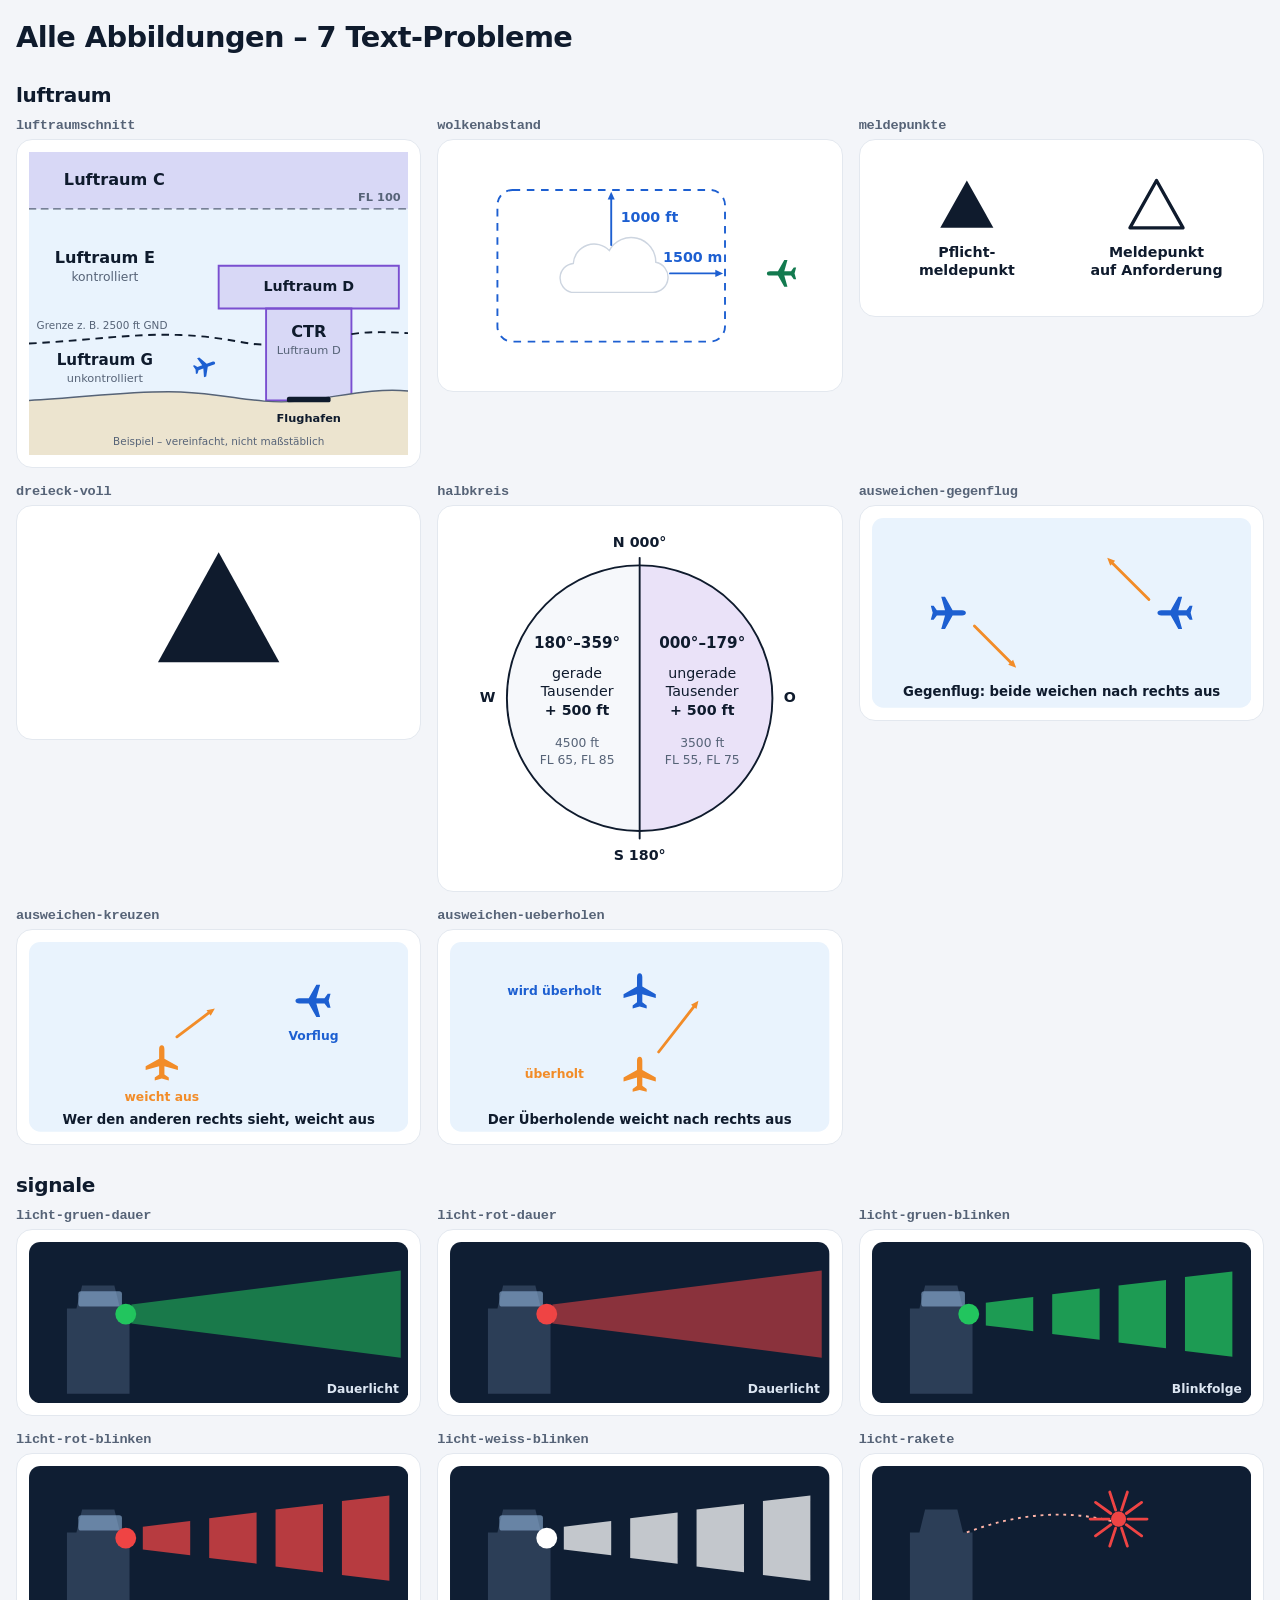
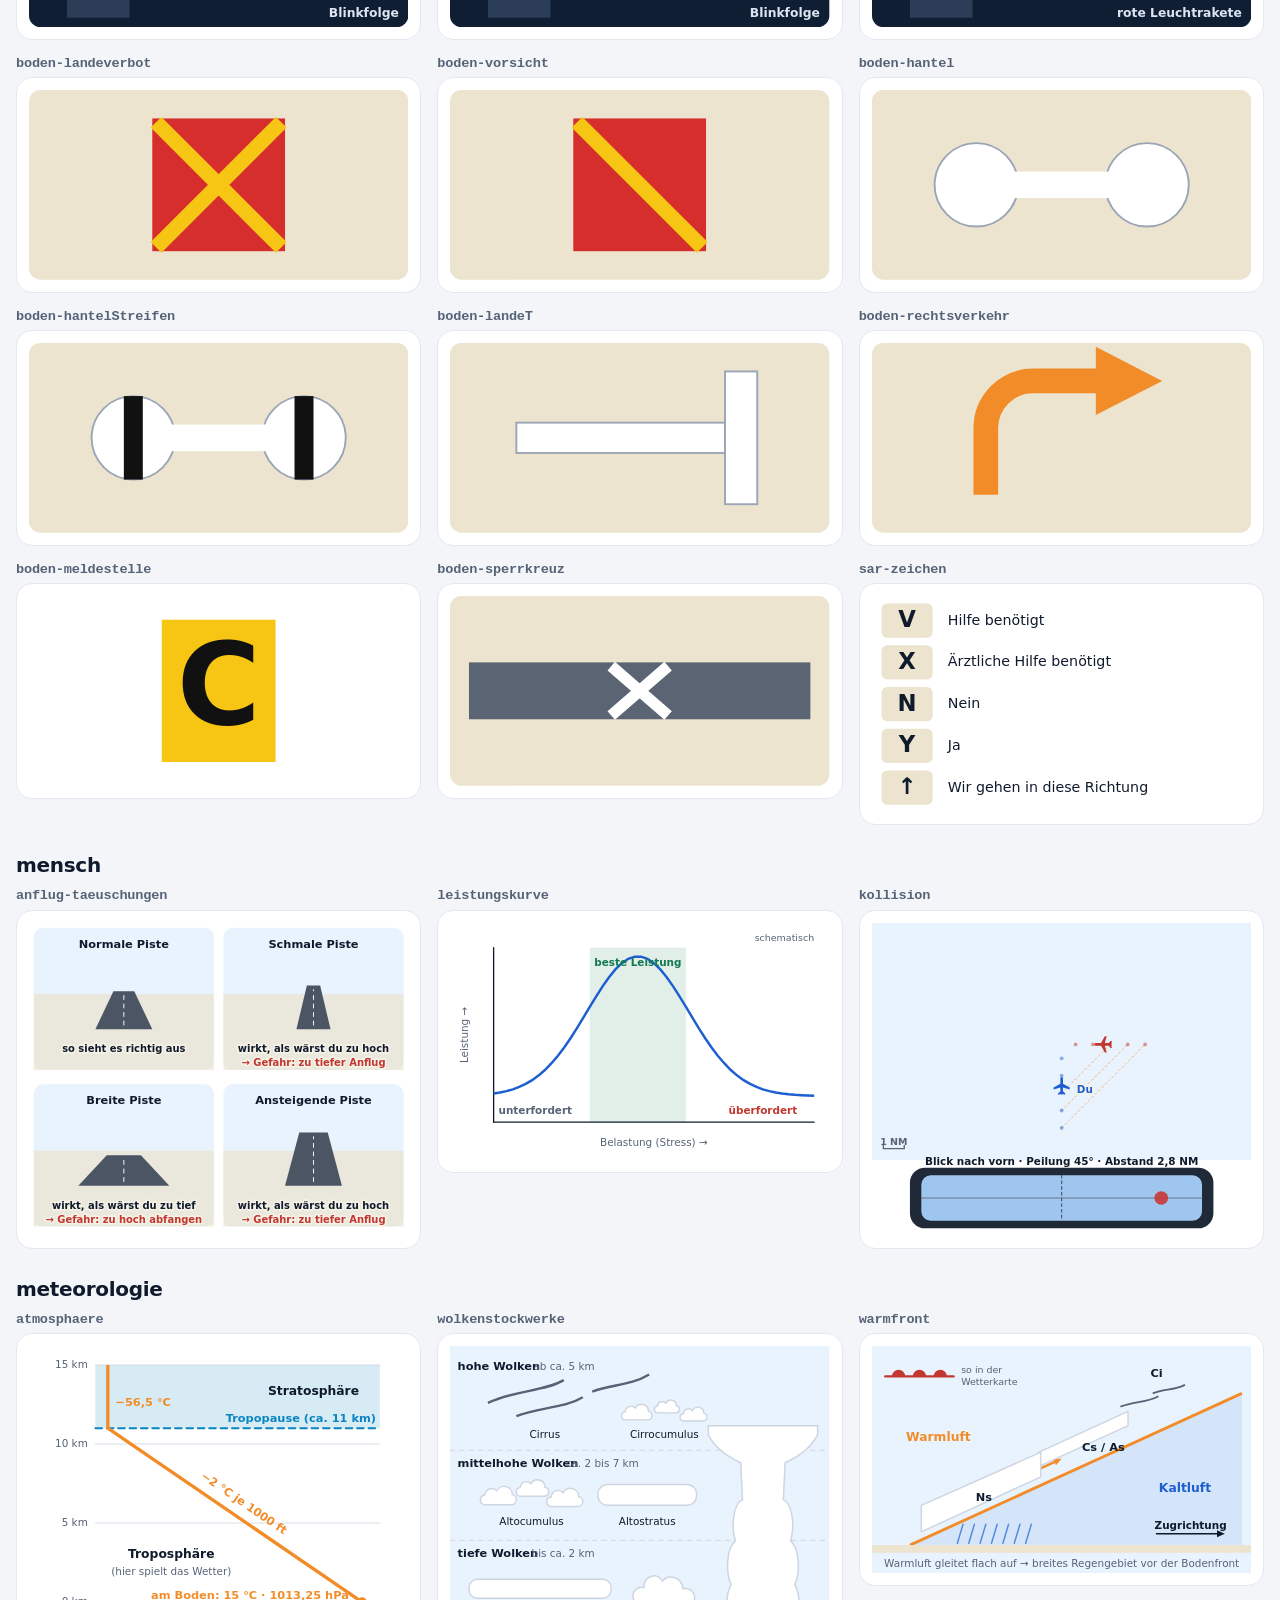
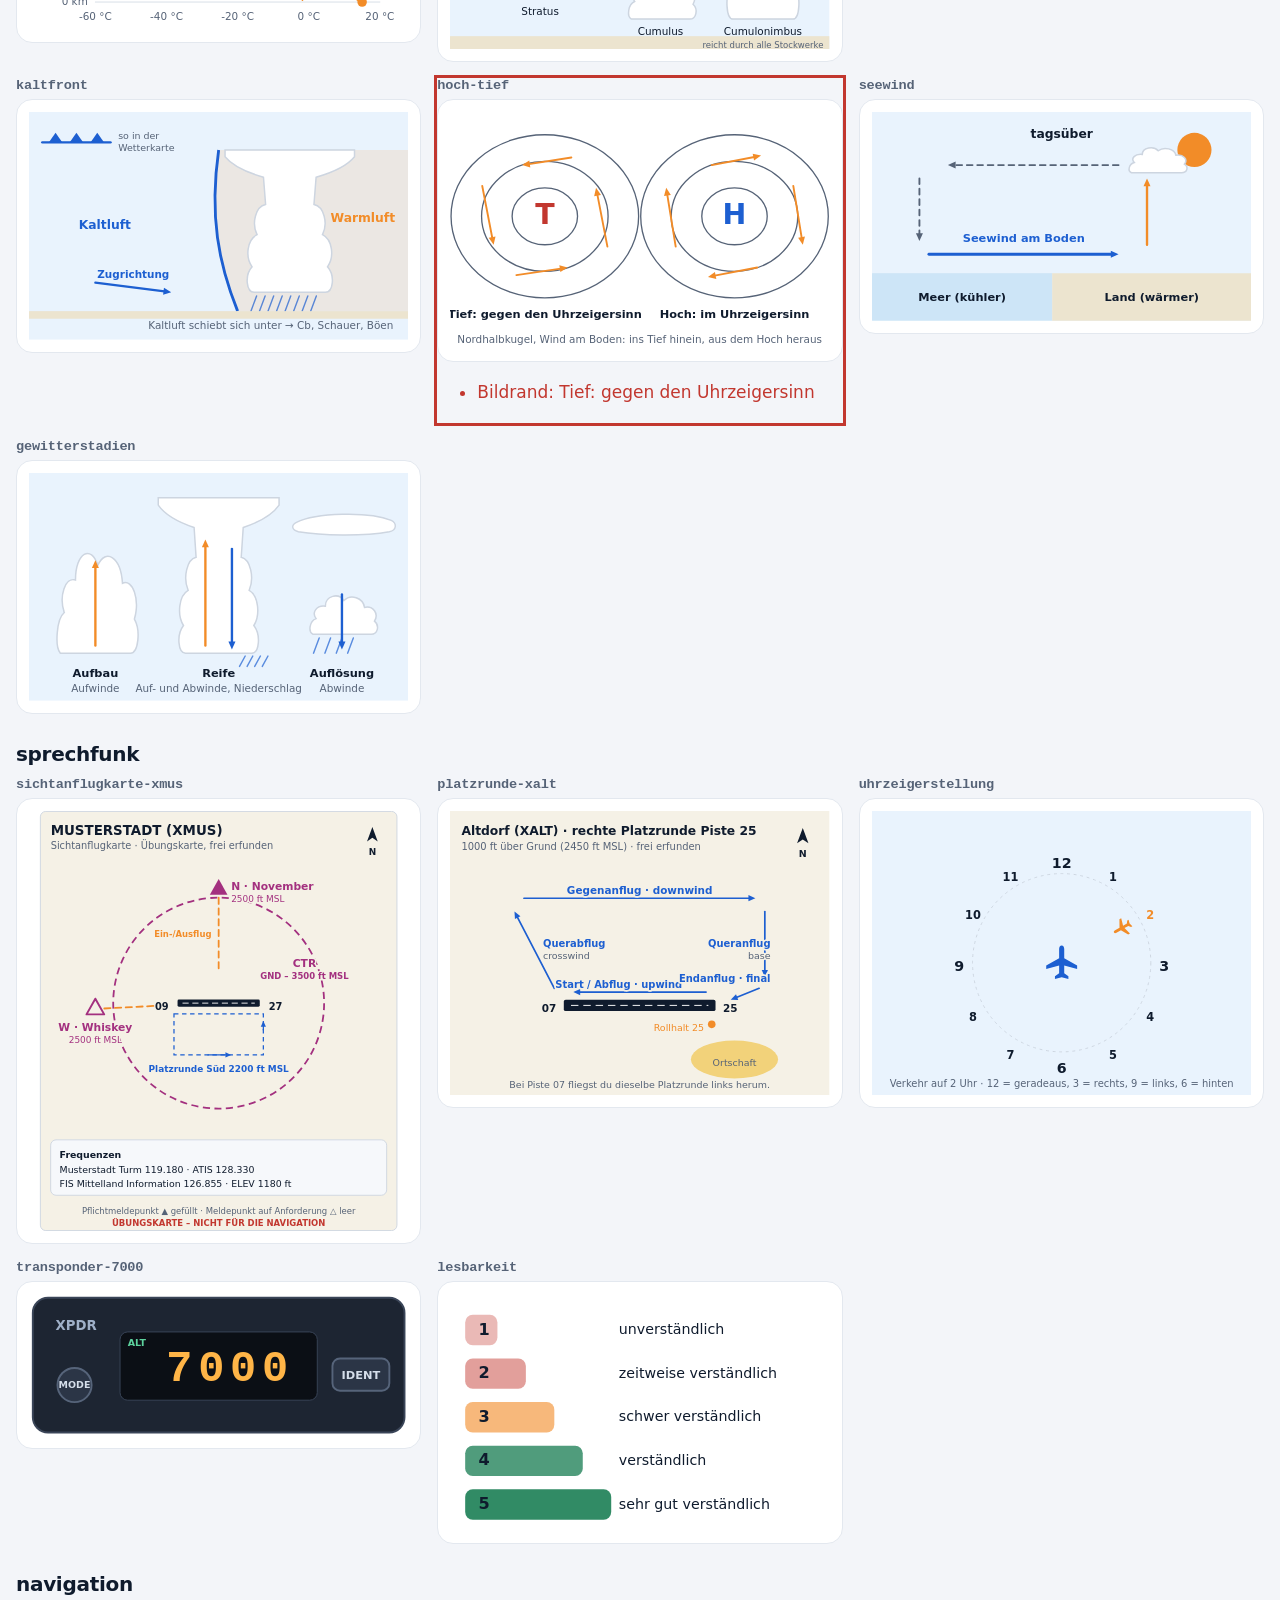
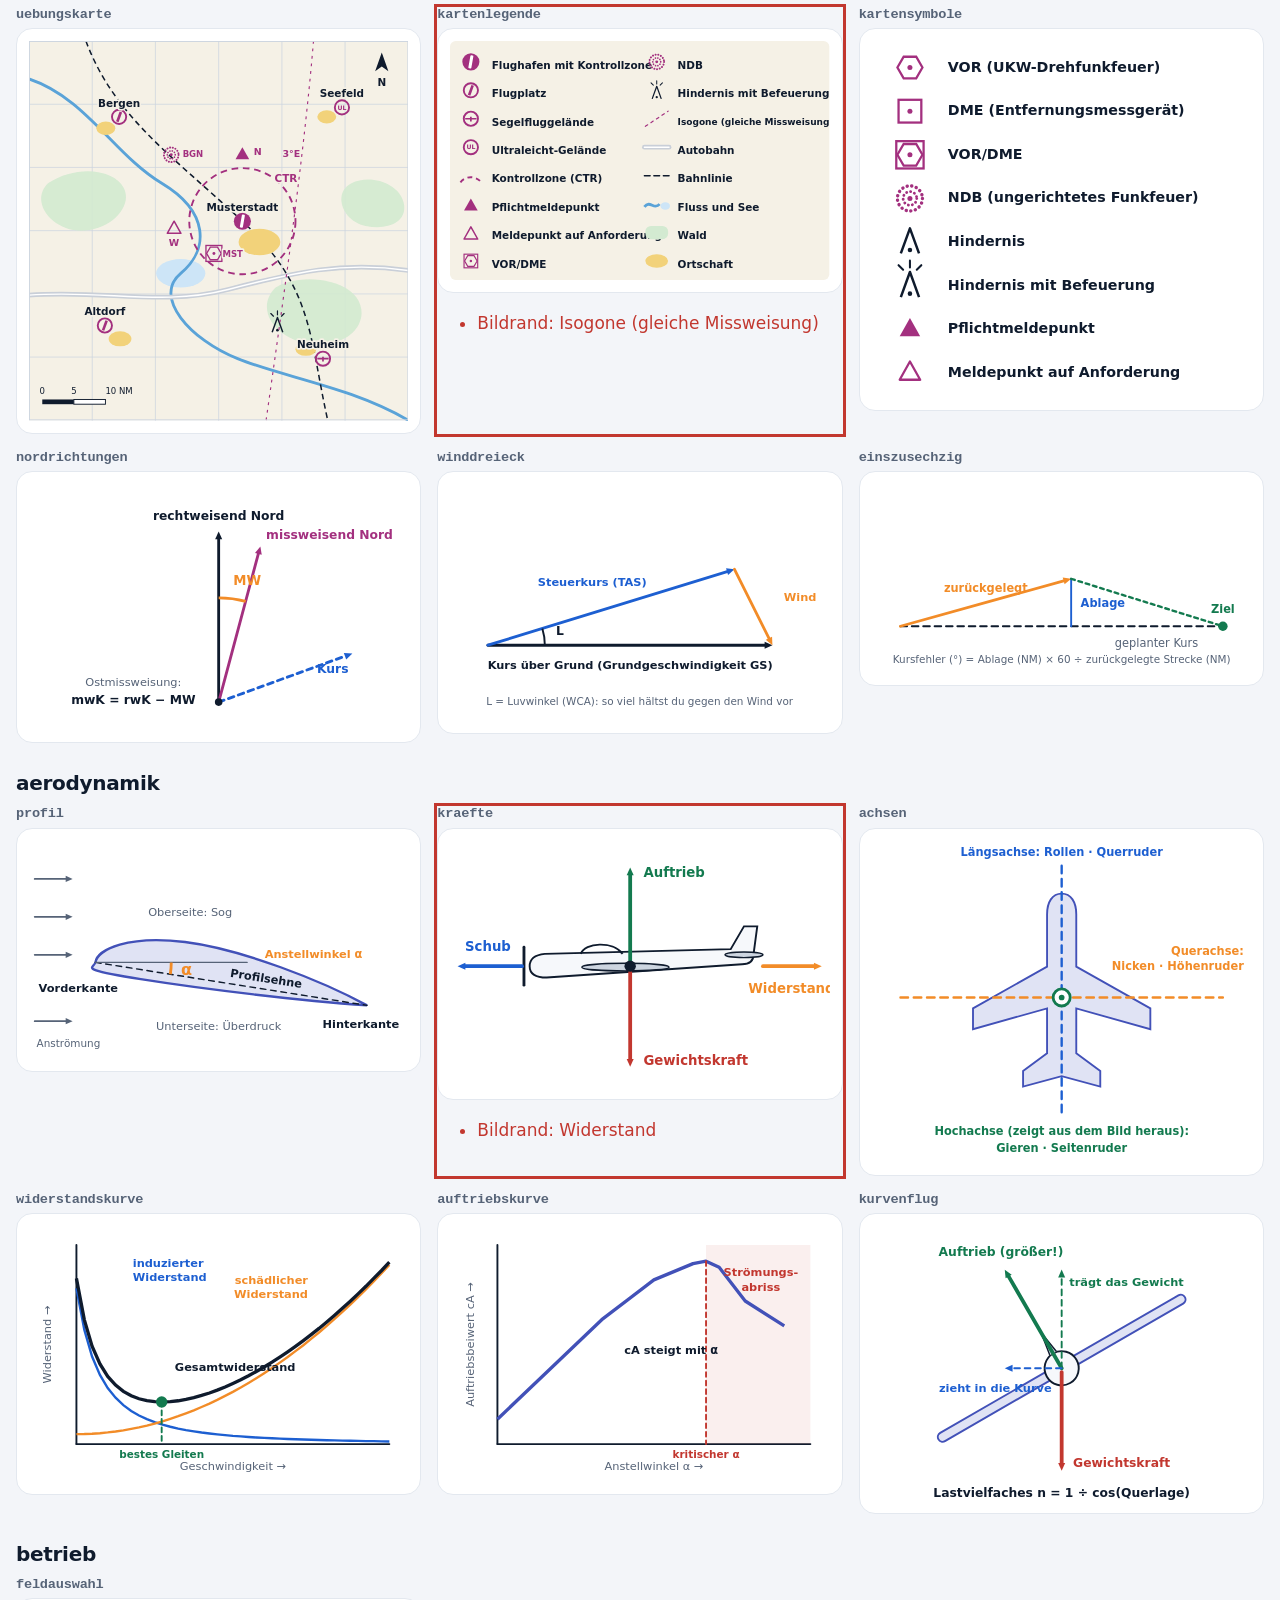
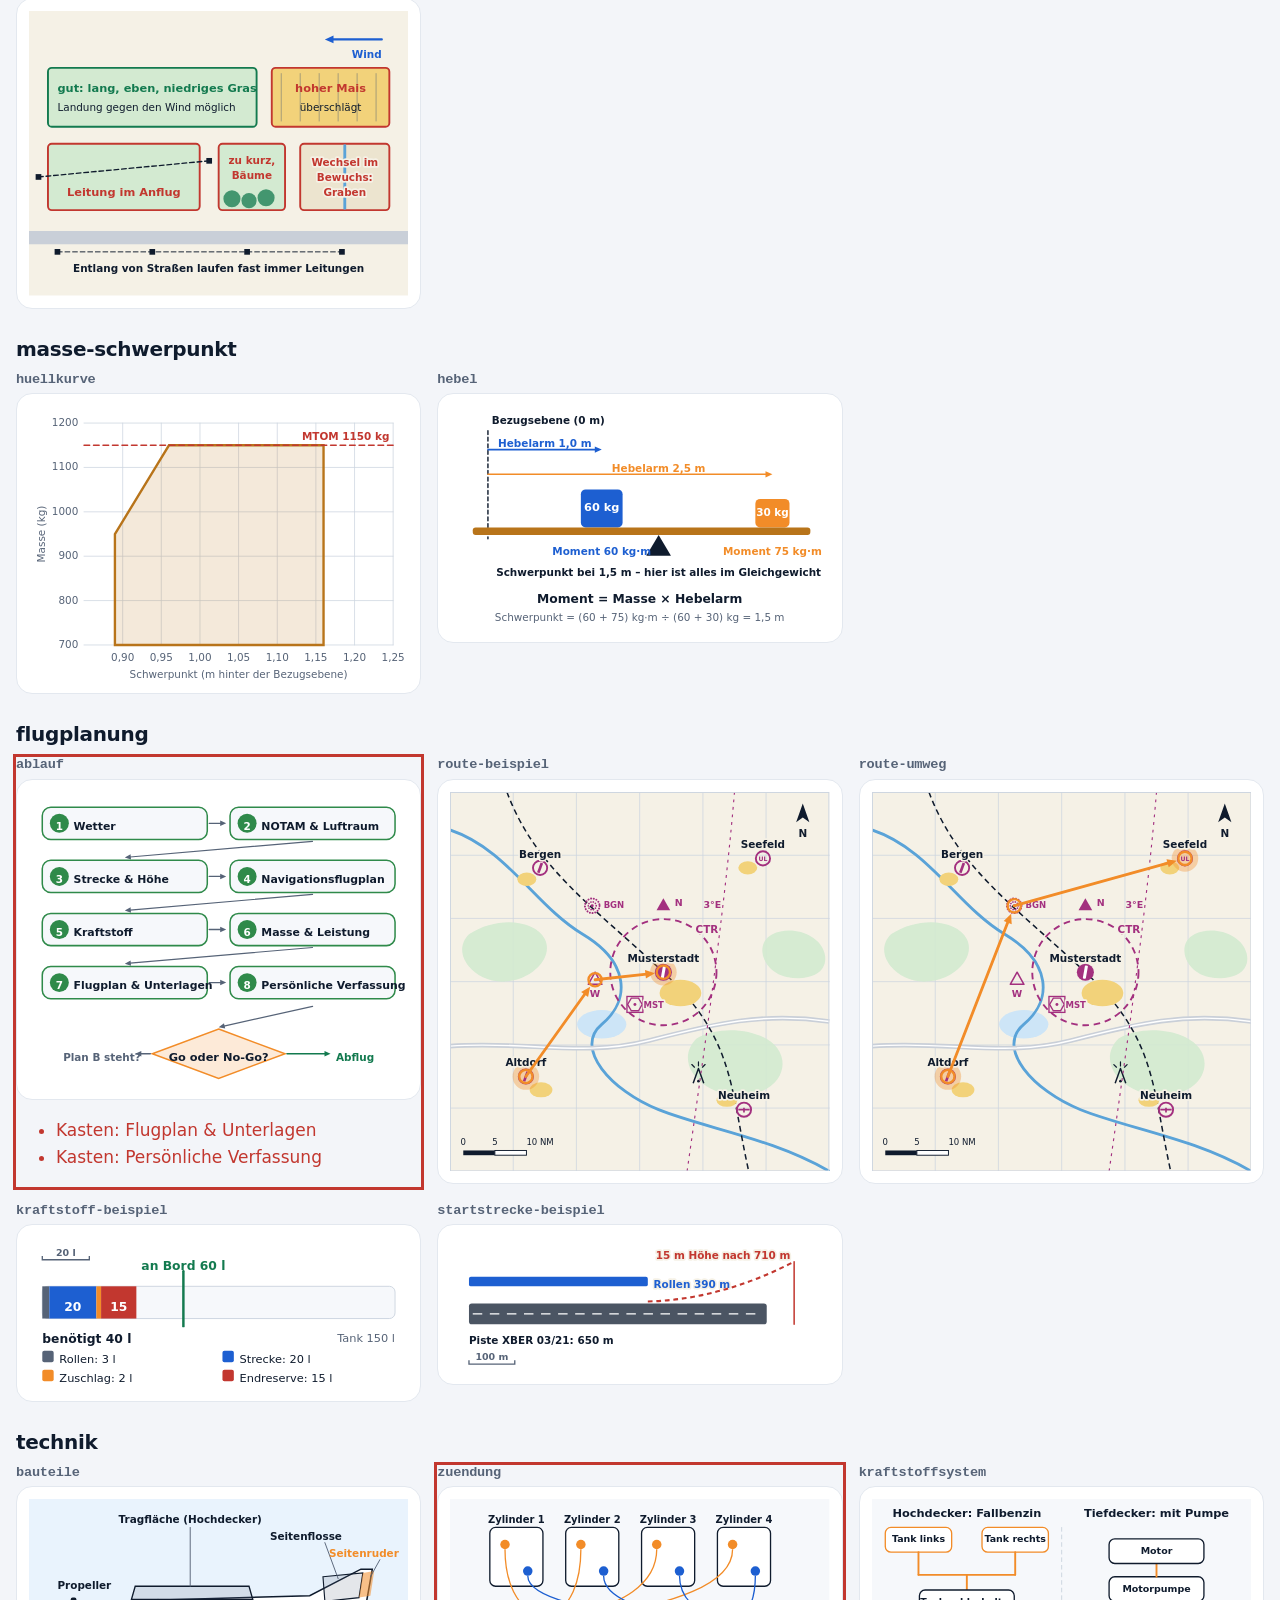
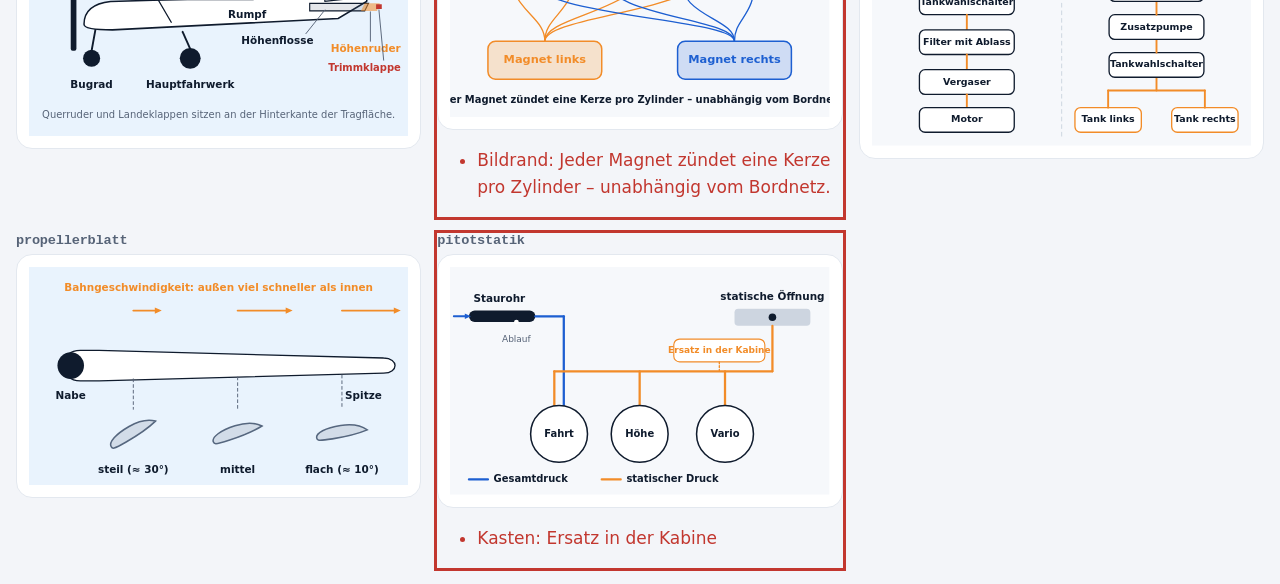
<file: tools/abbildungen.html>
<!doctype html>
<!-- Zeigt alle selbst gezeichneten Abbildungen aller Module auf einer Seite – zum Prüfen und Gegenlesen.
     Mit ?modul=navigation nur ein Modul, mit ?dunkel=1 im dunklen Farbschema (falls das System hell ist, nur Hintergrund). -->
<html lang="de">
<head>
  <meta charset="utf-8">
  <meta name="viewport" content="width=device-width, initial-scale=1">
  <title>AeroTrainer – alle Abbildungen</title>
  <link rel="stylesheet" href="../css/app.css">
  <style>
    body { padding: 1rem; }
    .raster { display: grid; grid-template-columns: repeat(auto-fill, minmax(360px, 1fr)); gap: 1rem; }
    .raster figure { margin: 0; }
    .raster h3 { font-size: 0.85rem; font-family: var(--mono); margin: 0 0 0.3rem; color: var(--leise); }
  </style>
</head>
<body>
  <h1>Alle Abbildungen</h1>
  <div id="inhalt"></div>
  <script type="module">
    import { abbildungKnoten, h } from '../js/ui.js';
    import { textProbleme } from './textpruefung.js';
    const wunsch = new URLSearchParams(location.search).get('modul');
    const module = ['luftraum', 'signale', 'mensch', 'meteorologie', 'sprechfunk', 'navigation', 'aerodynamik', 'betrieb', 'masse-schwerpunkt', 'flugplanung', 'technik'];
    for (const id of module.filter((m) => !wunsch || m === wunsch)) {
      const teile = await import(`../modules/${id}/abbildungen.js`).catch(() => null);
      if (!teile) continue;
      let liste = teile.abbildungen;
      if (!liste && teile.abbildungenFuer) {
        const daten = await fetch(`../modules/${id}/content/flugzeug.json`).then((r) => r.json());
        liste = teile.abbildungenFuer(daten);
      }
      const bereich = h('section', { 'data-modul': id }, h('h2', {}, id));
      const raster = h('div', { class: 'raster' });
      for (const [name, zeichnen] of Object.entries(liste)) raster.append(h('div', {}, h('h3', {}, name), abbildungKnoten(zeichnen())));
      bereich.append(raster);
      document.getElementById('inhalt').append(bereich);
    }
    // Beschriftungen prüfen: Texte, die aus dem Bild oder ihrem Kasten laufen oder sich überdecken, rot markieren
    let anzahl = 0;
    for (const figur of document.querySelectorAll('.raster > div')) {
      const probleme = textProbleme(figur.querySelector('svg'));
      if (!probleme.length) continue;
      anzahl += probleme.length;
      figur.style.outline = '3px solid #c2372f';
      figur.append(h('ul', { class: 'fehlerton', 'data-probleme': '' }, probleme.map((p) => h('li', {}, `${p.art}: ${p.text}`))));
    }
    document.querySelector('h1').append(` – ${anzahl ? `${anzahl} Text-Probleme` : 'Beschriftungen in Ordnung'}`);
  </script>
</body>
</html>
</file>
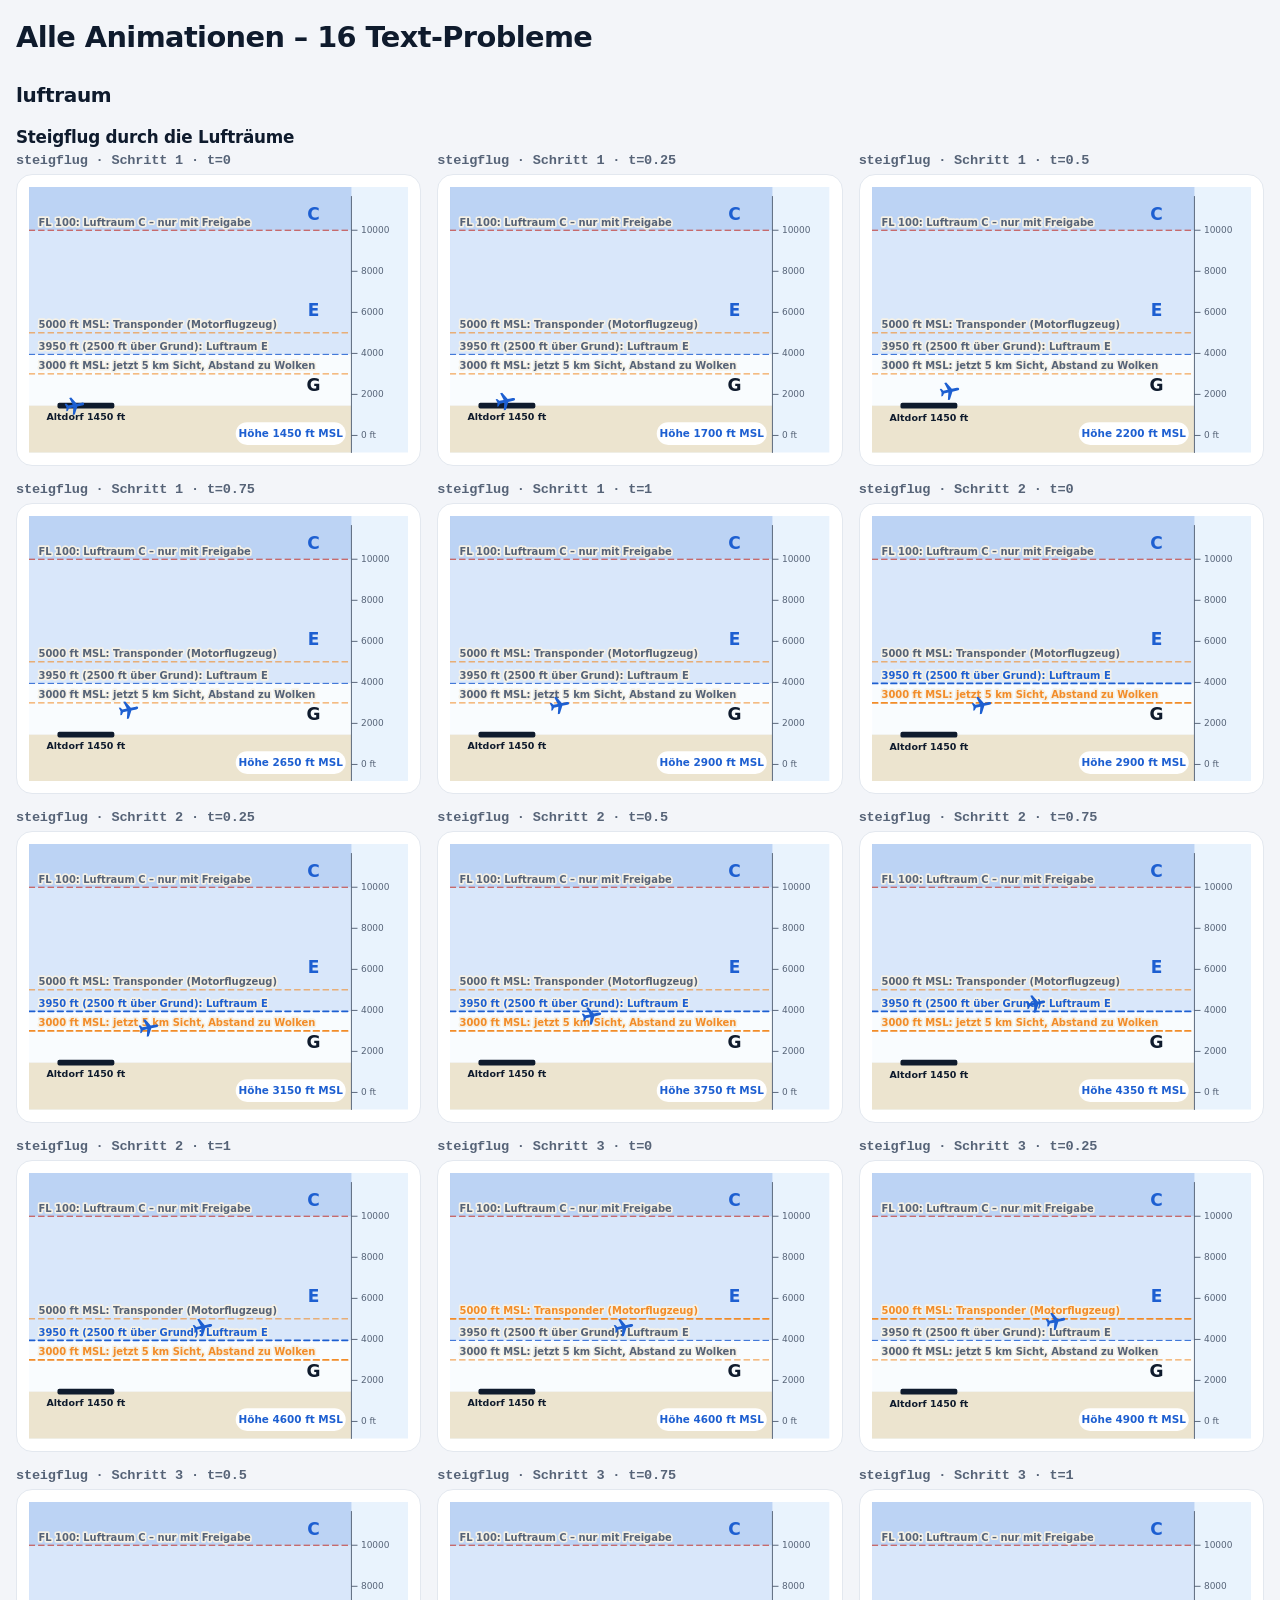
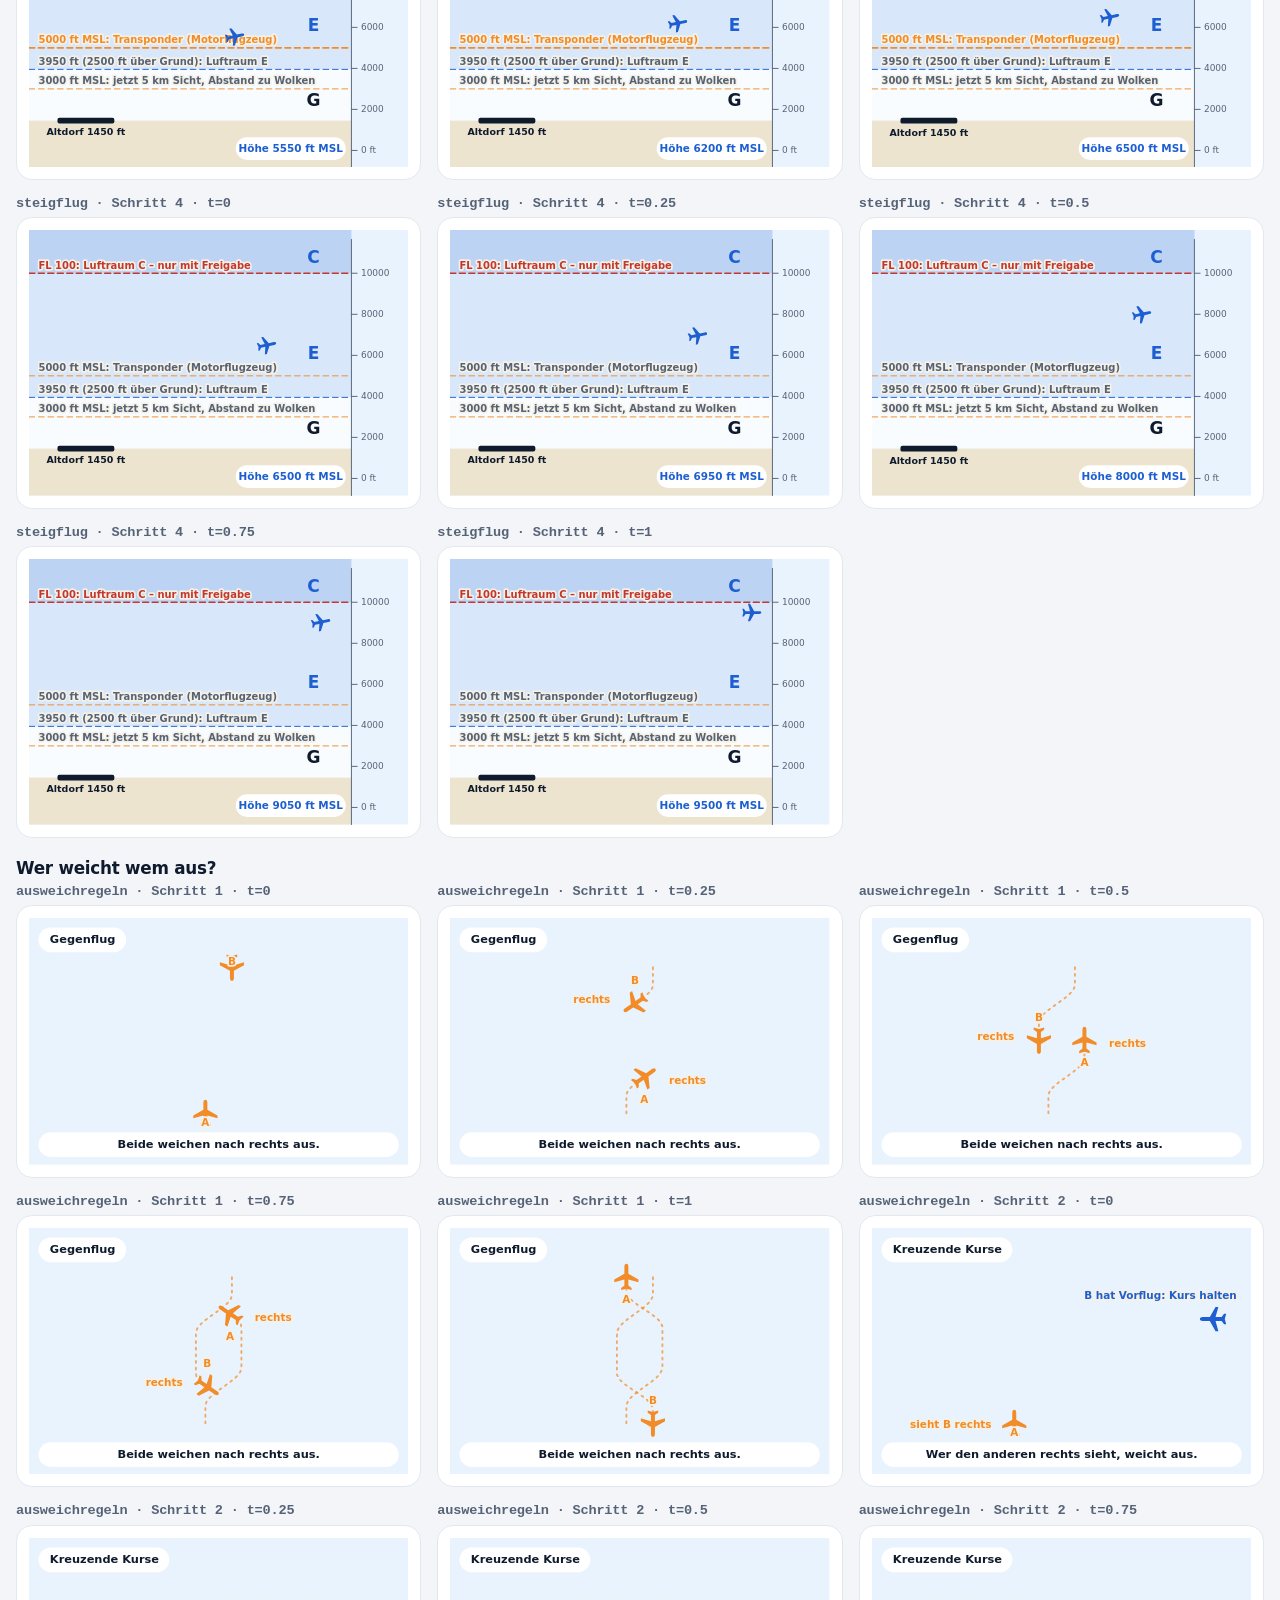
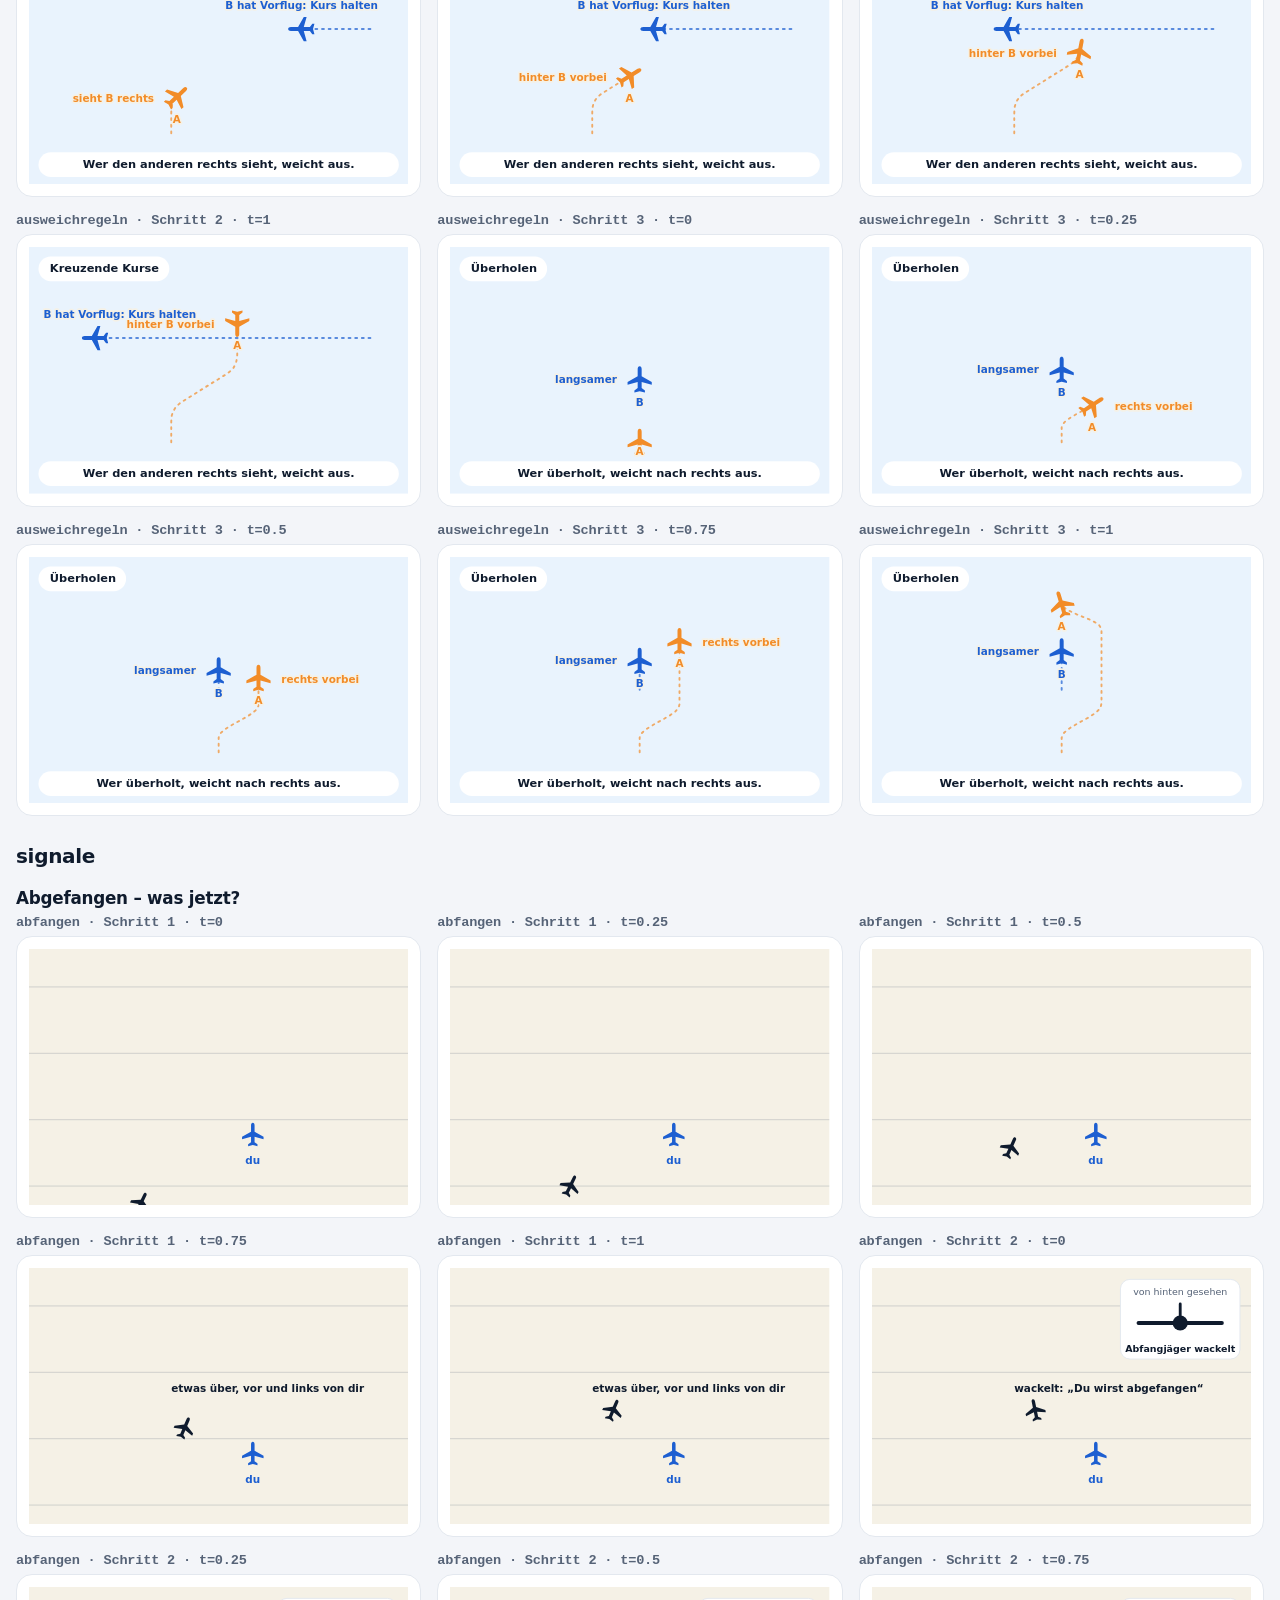
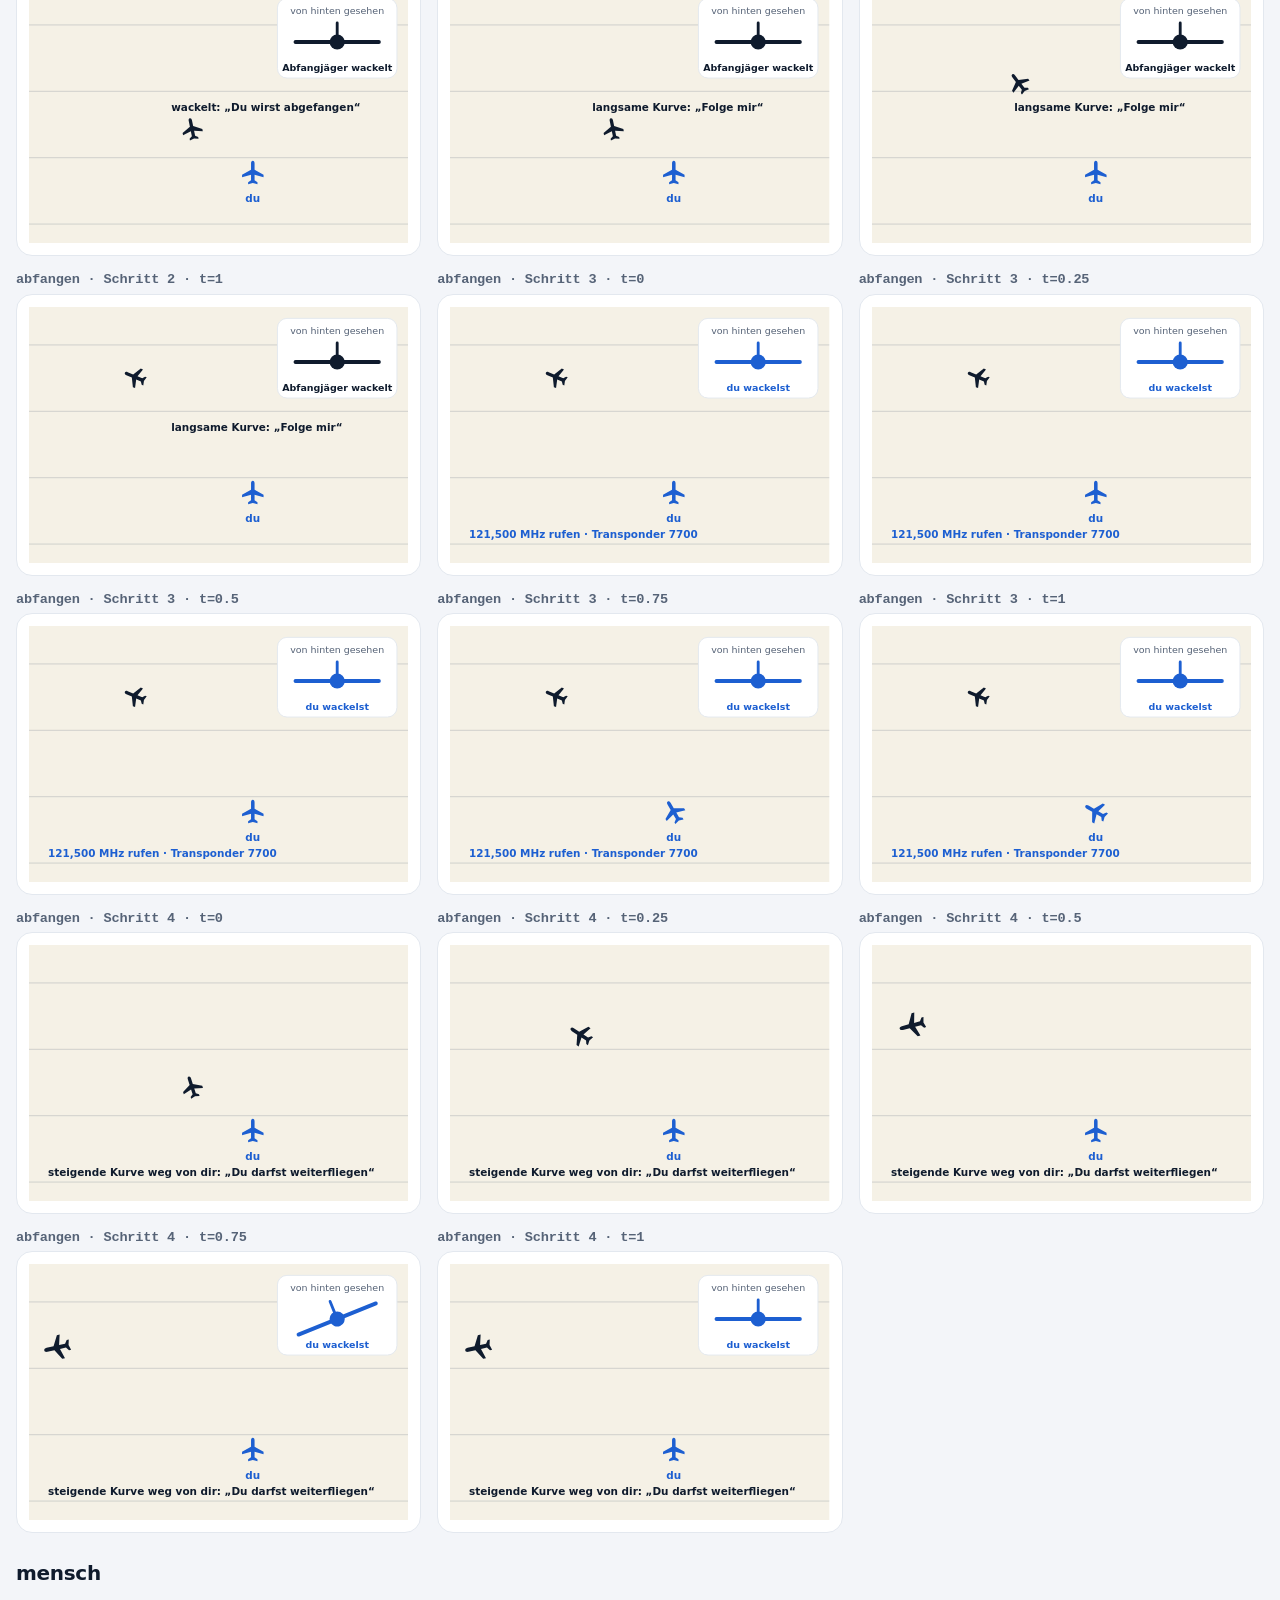
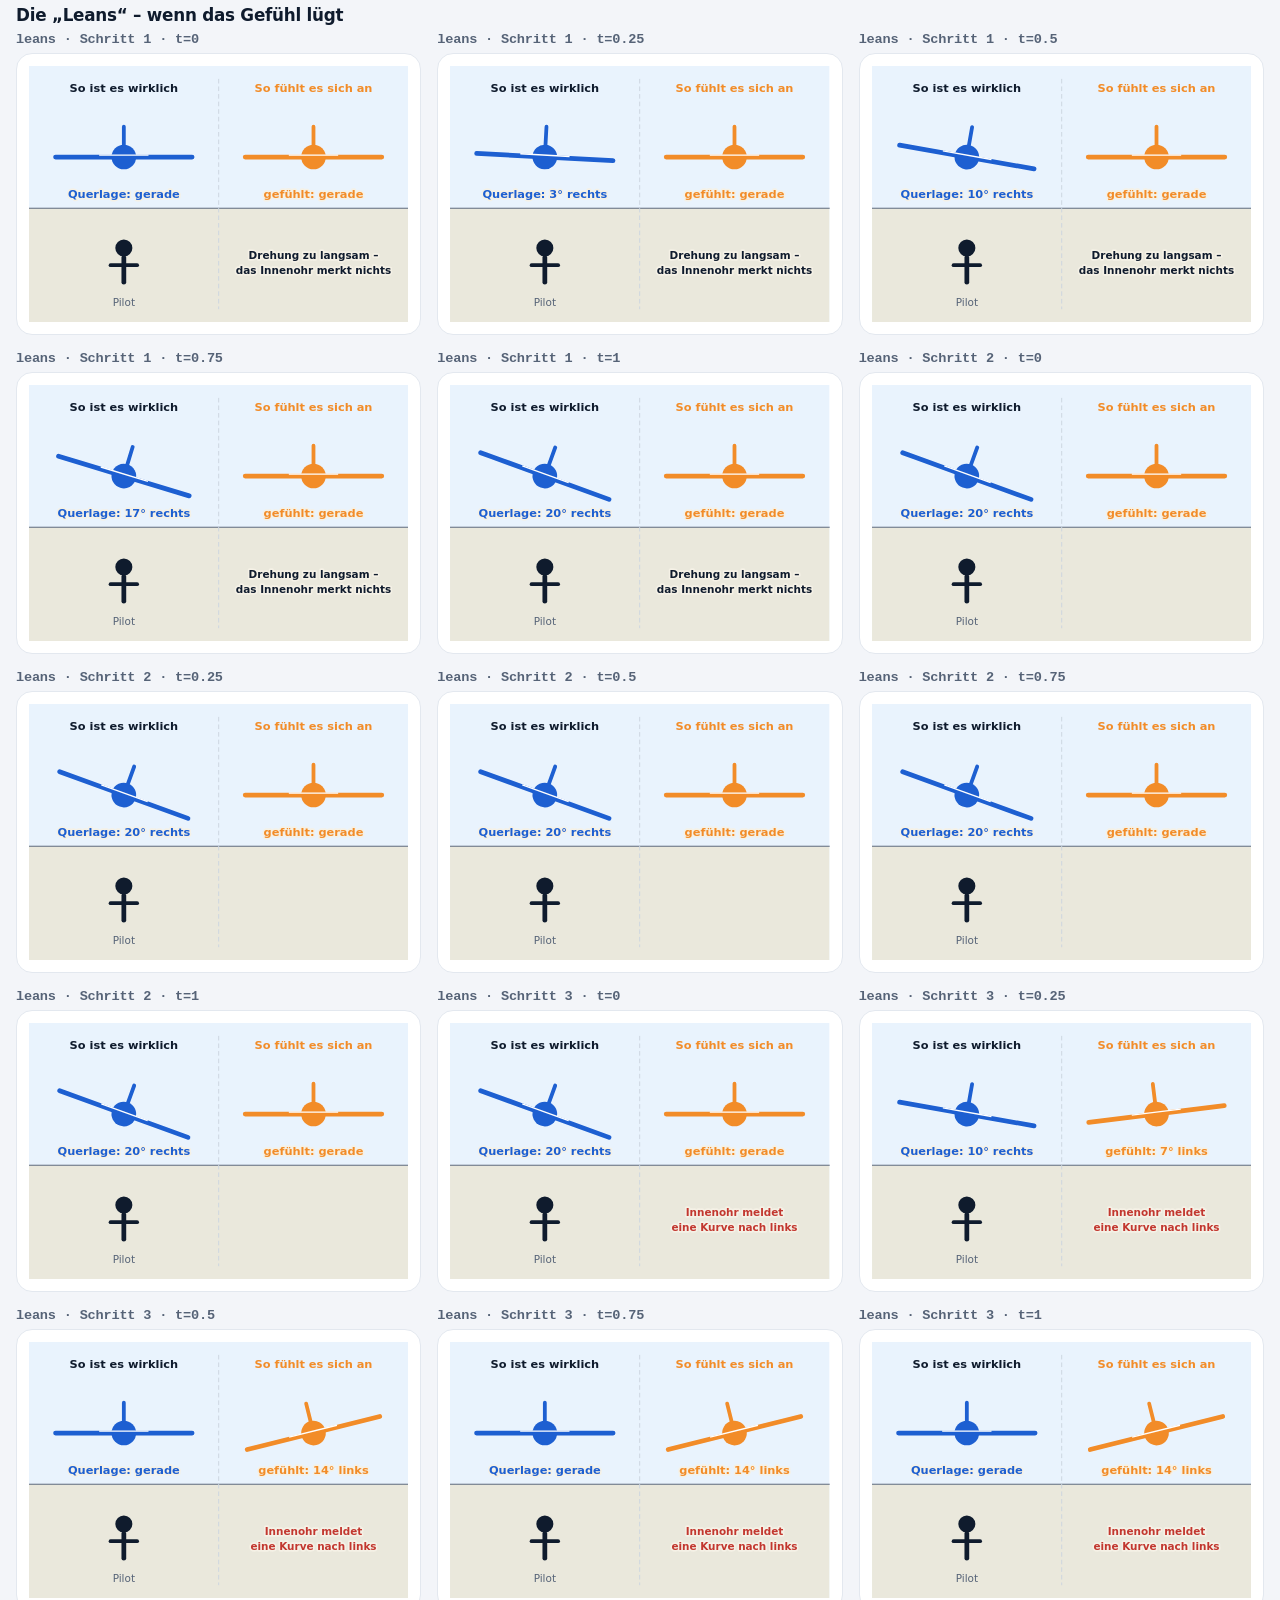
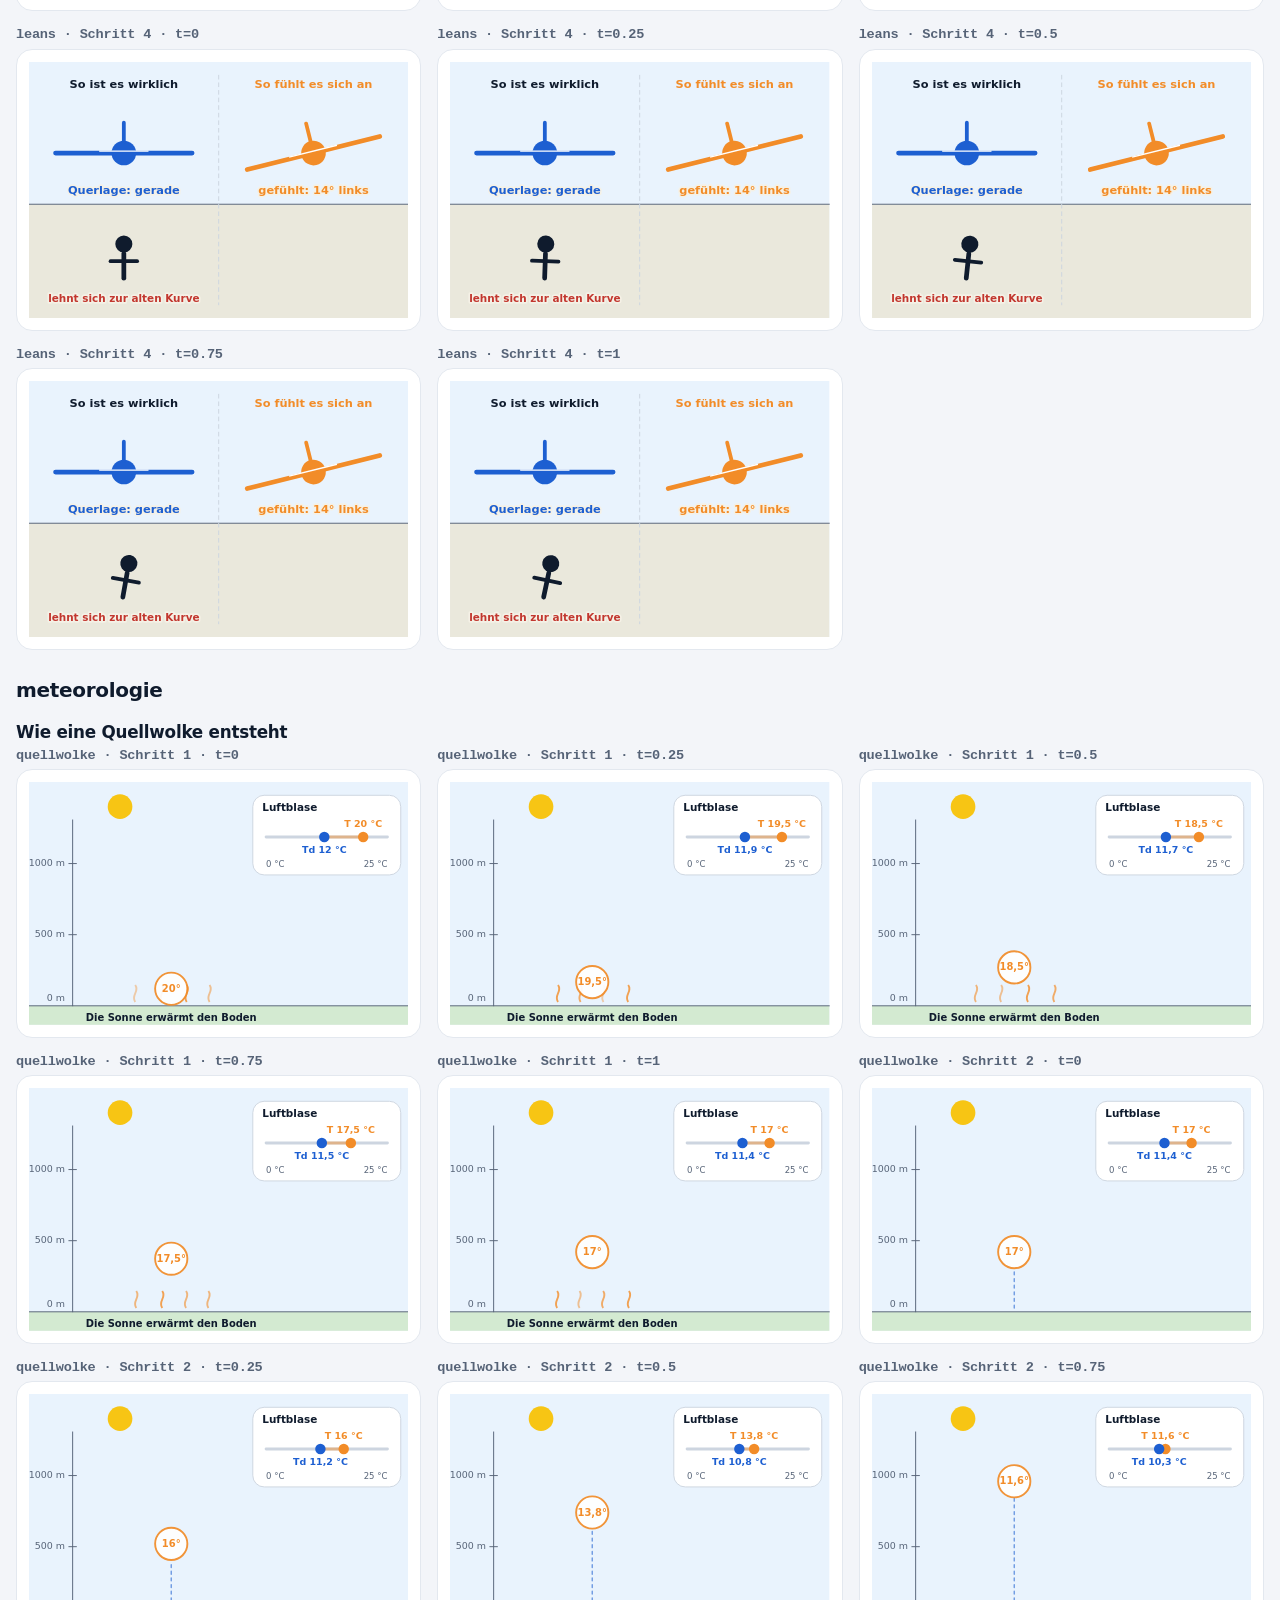
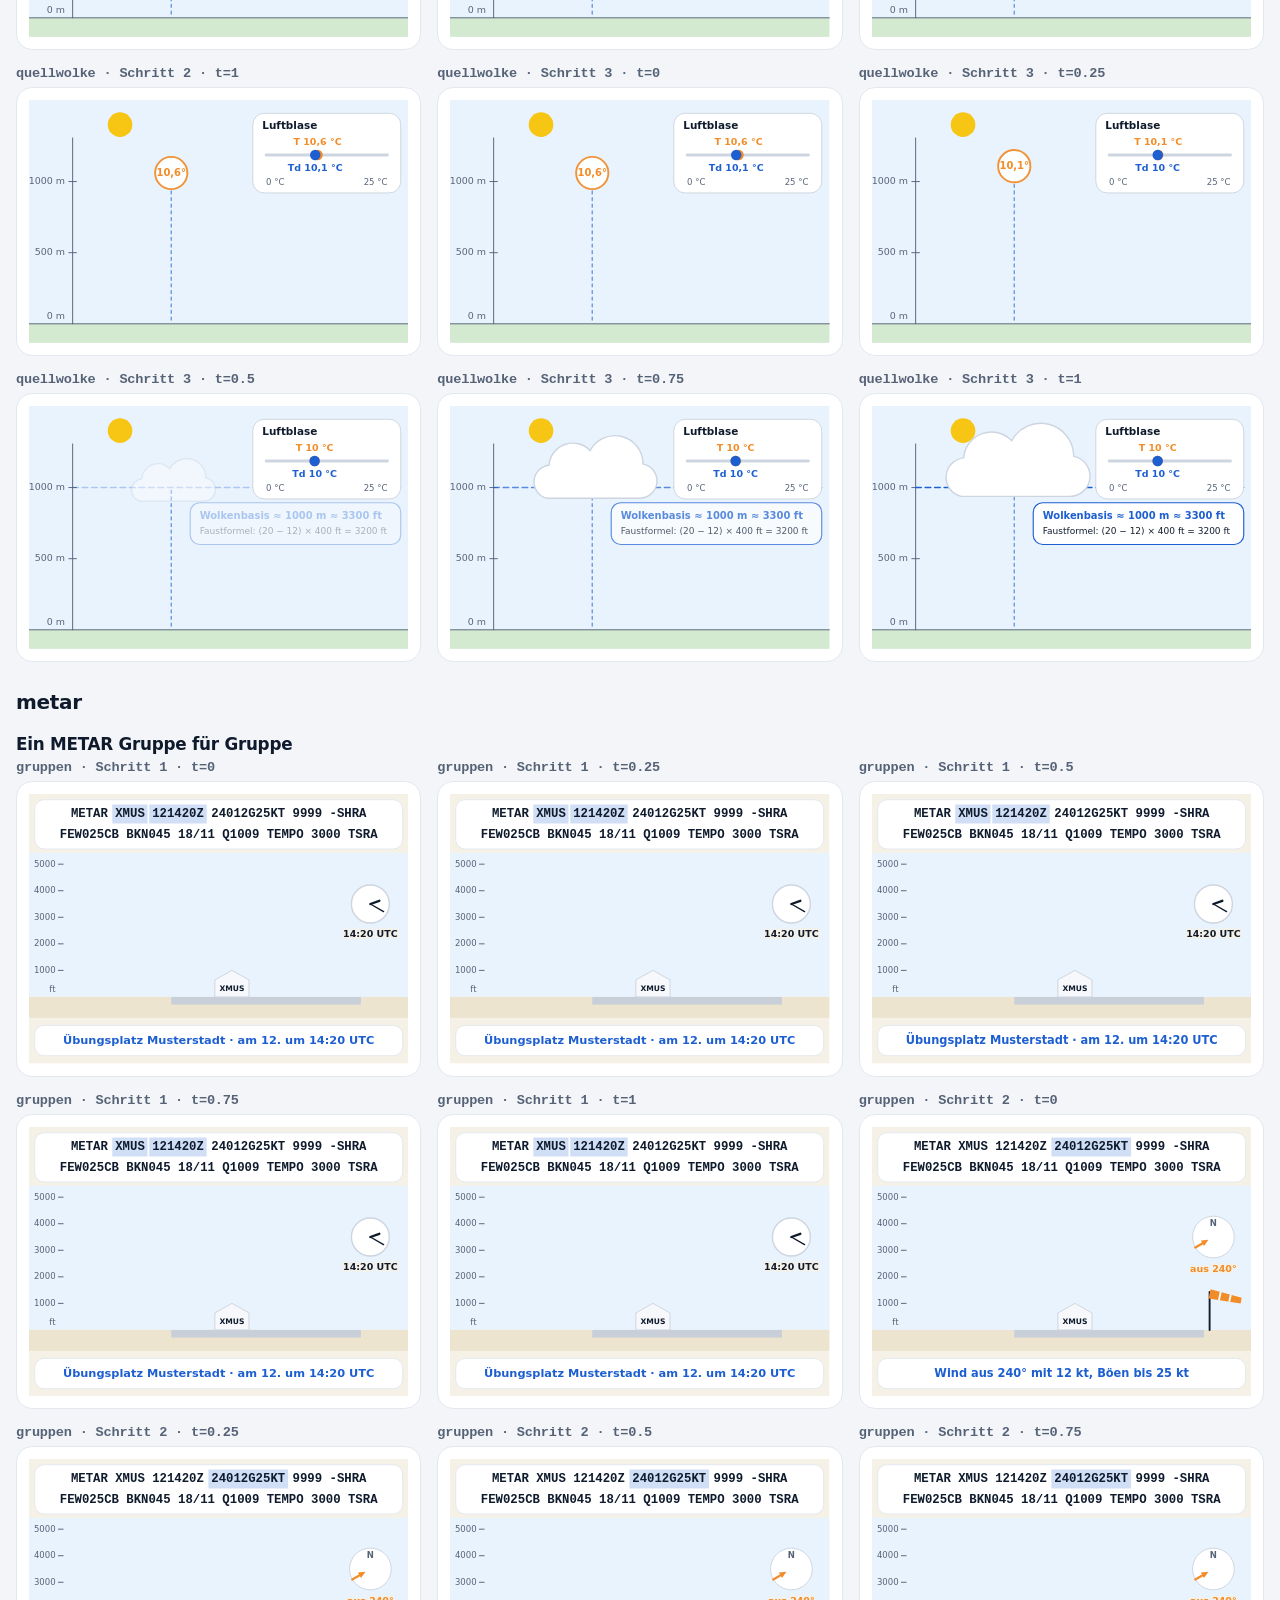
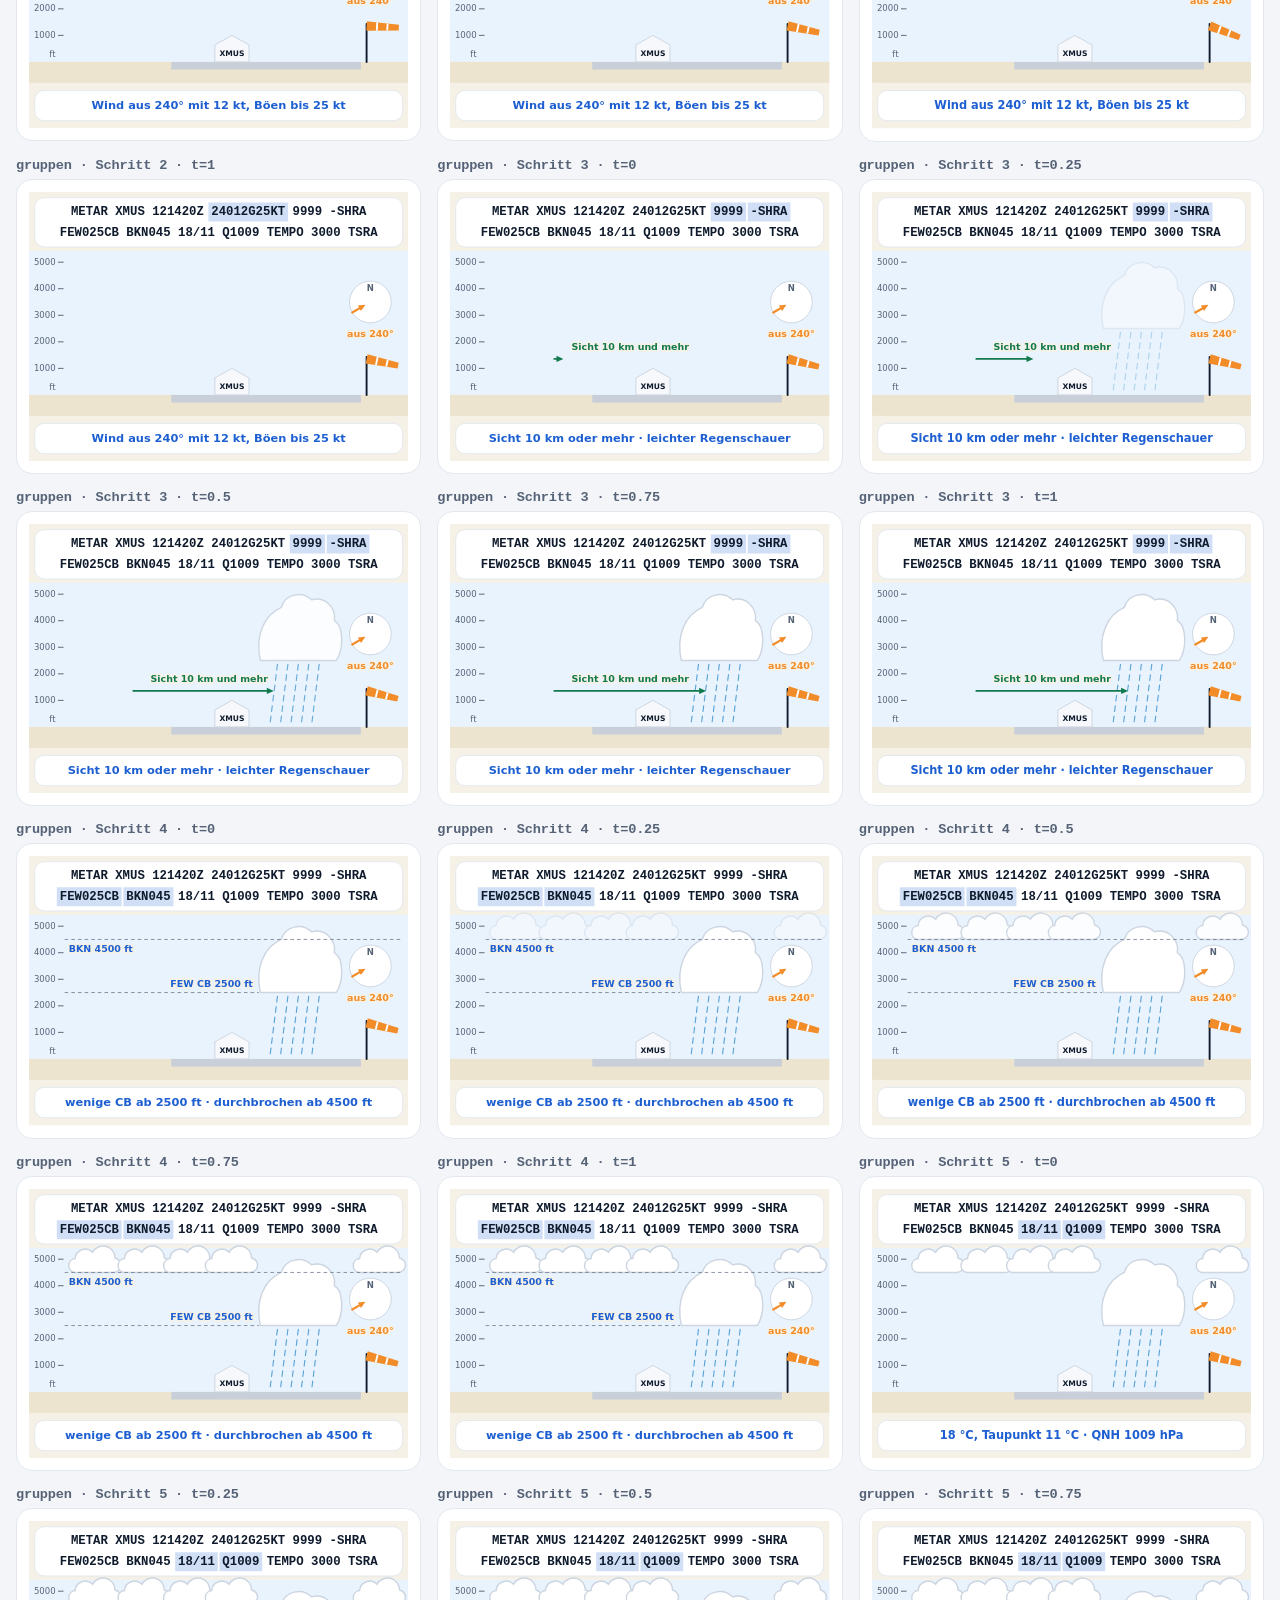
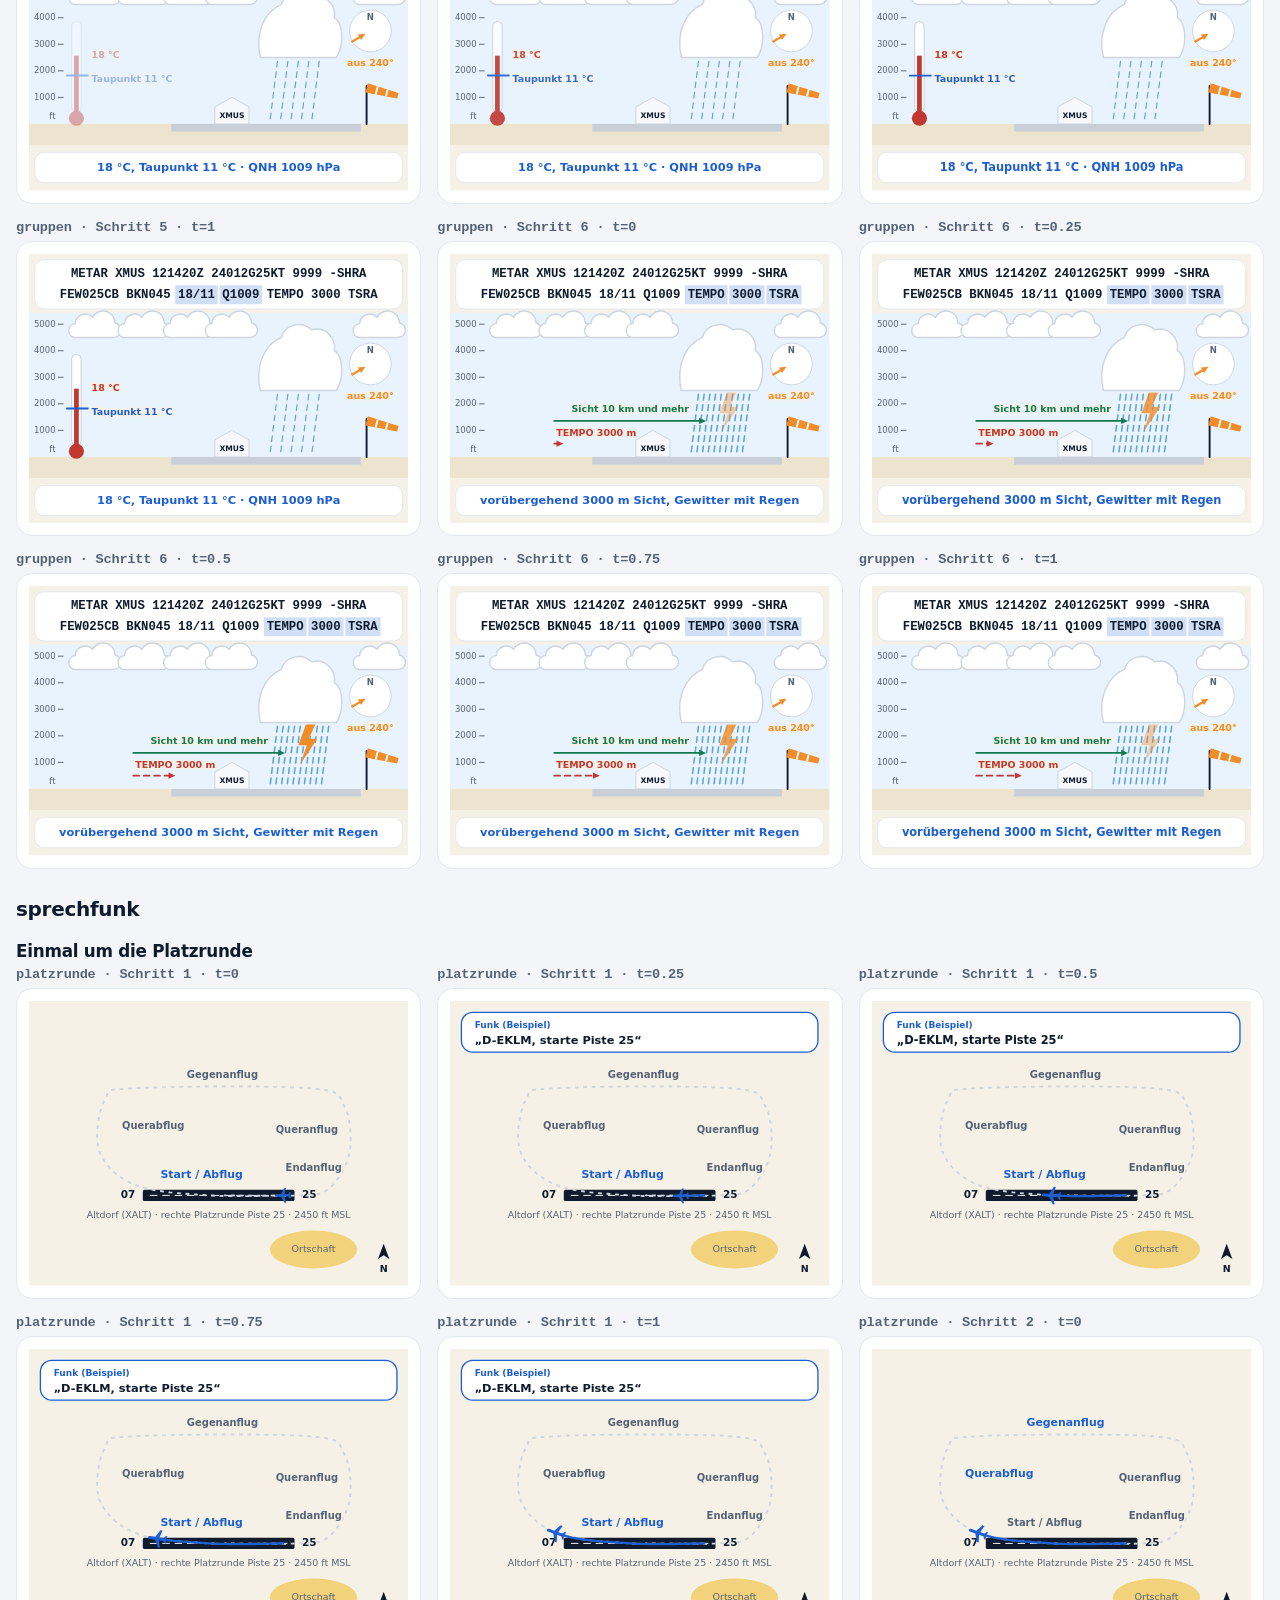
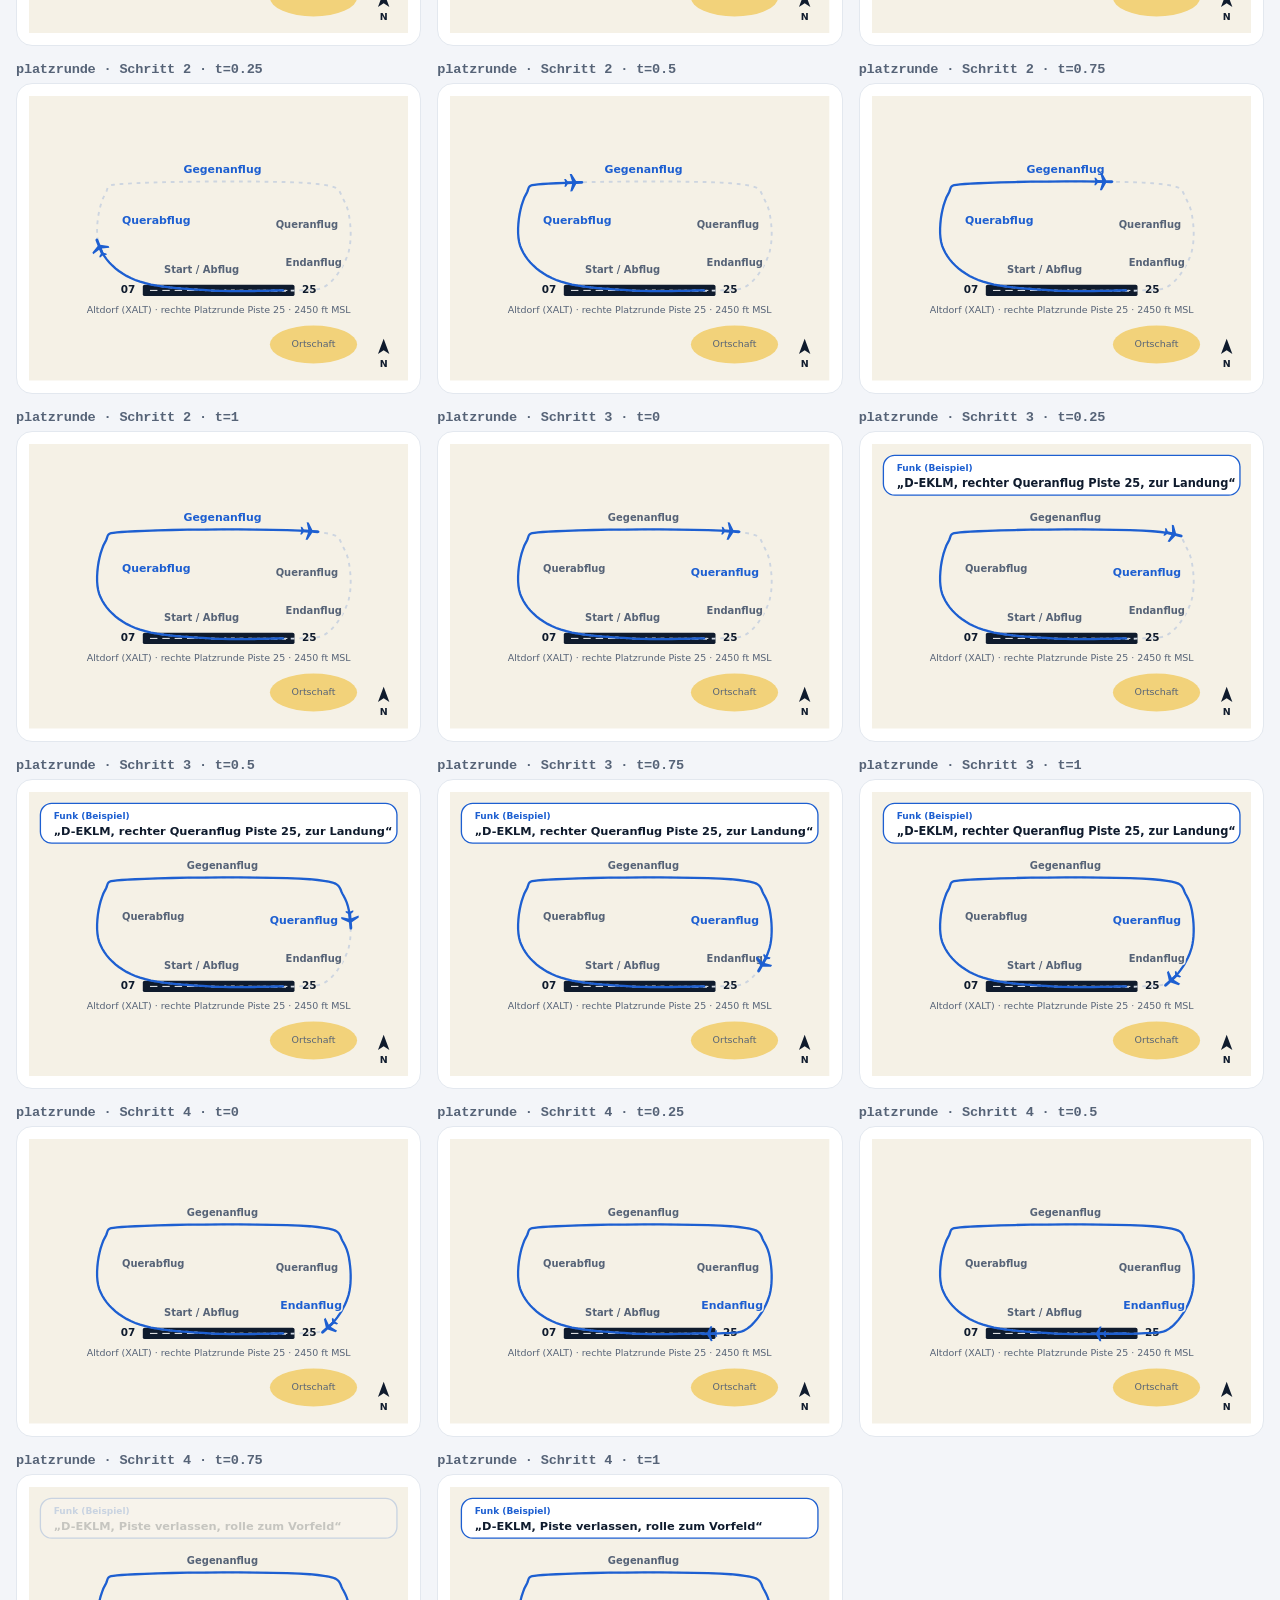
<file: tools/animationen.html>
<!doctype html>
<!-- Zeigt alle Animationen aller Module als Standbilder (fünf Zeitpunkte je Schritt) – zum Prüfen und Gegenlesen.
     Beschriftungen, die aus dem Bild oder ihrem Kasten laufen oder sich überdecken, werden rot markiert. Mit ?modul=luftraum nur ein Modul. -->
<html lang="de">
<head>
  <meta charset="utf-8">
  <meta name="viewport" content="width=device-width, initial-scale=1">
  <title>AeroTrainer – alle Animationen</title>
  <link rel="stylesheet" href="../css/app.css">
  <style>
    body { padding: 1rem; }
    .raster { display: grid; grid-template-columns: repeat(auto-fill, minmax(360px, 1fr)); gap: 1rem; }
    .raster figure { margin: 0; }
    .raster h3 { font-size: 0.85rem; font-family: var(--mono); margin: 0 0 0.3rem; color: var(--leise); }
  </style>
</head>
<body>
  <h1>Alle Animationen</h1>
  <div id="inhalt"></div>
  <script type="module">
    import { abbildungKnoten, h } from '../js/ui.js';
    import { textProbleme } from './textpruefung.js';
    const wunsch = new URLSearchParams(location.search).get('modul');
    const module = ['luftraum', 'signale', 'mensch', 'meteorologie', 'metar', 'sprechfunk', 'navigation', 'aerodynamik', 'betrieb', 'masse-schwerpunkt', 'flugplanung', 'technik'];
    let anzahl = 0;
    for (const id of module.filter((m) => !wunsch || m === wunsch)) {
      const teile = await import(`../modules/${id}/animationen.js`).catch(() => null);
      if (!teile) continue;
      const bereich = h('section', { 'data-modul': id }, h('h2', {}, id));
      // Themen mit Flugzeugdaten (Masse & Schwerpunkt, Flugplanung) bauen ihre Animationen aus content/flugzeug.json
      const animationen = teile.animationen ?? teile.animationenFuer(await fetch(`../modules/${id}/content/flugzeug.json`).then((r) => r.json()));
      for (const [name, anim] of Object.entries(animationen)) {
        const raster = h('div', { class: 'raster' });
        anim.schritte.forEach((schritt, i) => {
          for (const t of [0, 0.25, 0.5, 0.75, 1]) raster.append(h('div', { 'data-name': `${name} ${i + 1}/${t}` }, h('h3', {}, `${name} · Schritt ${i + 1} · t=${t}`), abbildungKnoten(anim.bild(i, t))));
        });
        bereich.append(h('h3', {}, anim.titel), raster);
      }
      document.getElementById('inhalt').append(bereich);
    }
    for (const figur of document.querySelectorAll('.raster > div')) {
      const probleme = textProbleme(figur.querySelector('svg'));
      if (!probleme.length) continue;
      anzahl += probleme.length;
      figur.style.outline = '3px solid #c2372f';
      figur.append(h('ul', { class: 'fehlerton', 'data-probleme': '' }, probleme.map((p) => h('li', {}, `${p.art}: ${p.text}`))));
    }
    document.querySelector('h1').append(` – ${anzahl ? `${anzahl} Text-Probleme` : 'Beschriftungen in Ordnung'}`);
  </script>
</body>
</html>
</file>
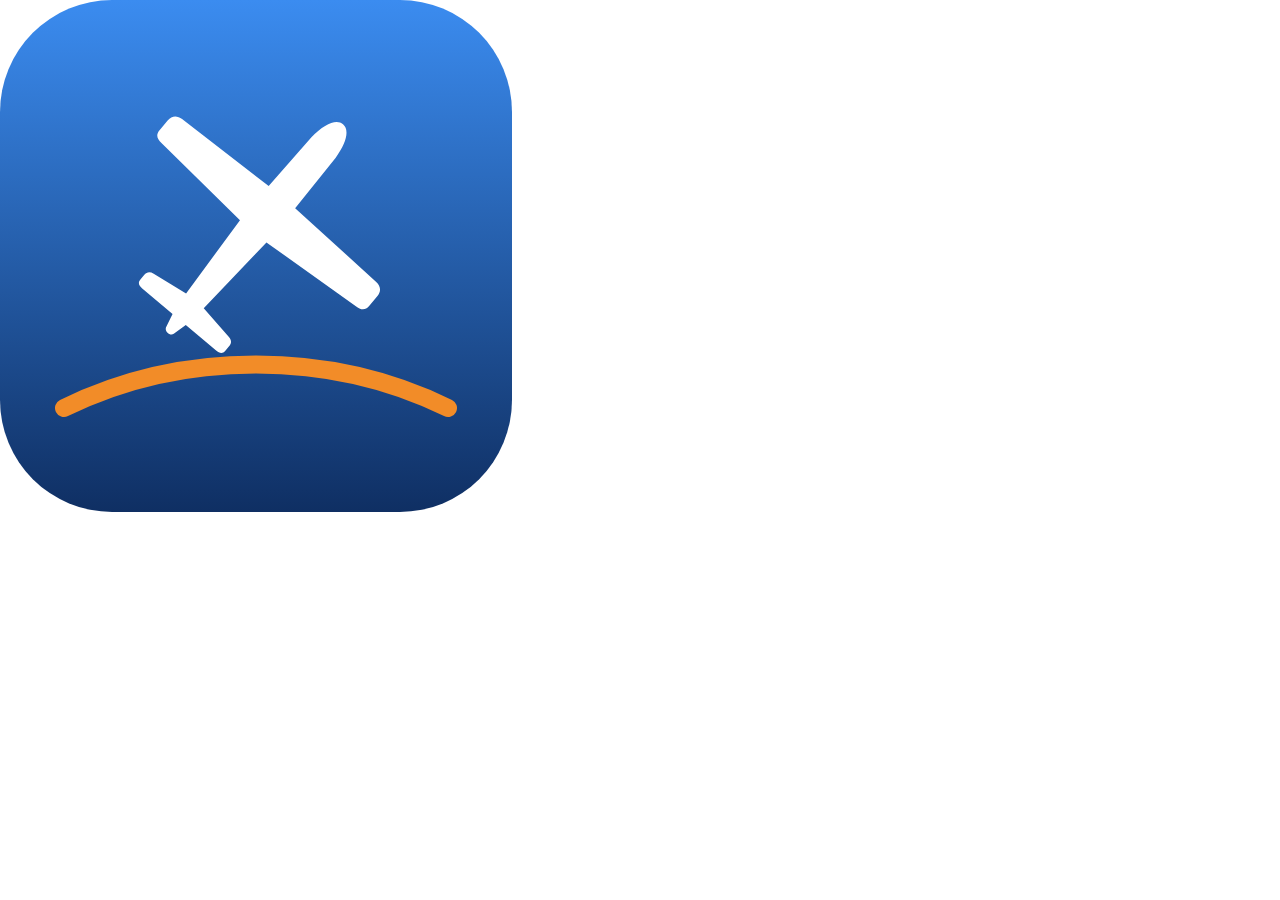
<file: tools/app-symbol.html>
<!doctype html>
<!-- Erzeugt das App-Symbol in beliebiger Größe, z. B. app-symbol.html?groesse=512&rund=0
     Daraus werden die PNG-Dateien in icons/ erstellt (siehe README, Abschnitt „App-Symbol“). -->
<html lang="de">
<head><meta charset="utf-8"><title>App-Symbol</title>
<style>html, body { margin: 0; background: transparent; } svg { display: block; }</style></head>
<body>
<script type="module">
  import { logoSvg } from '../js/icons.js';
  const p = new URLSearchParams(location.search);
  const groesse = Number(p.get('groesse') ?? 512);
  document.body.innerHTML = logoSvg({ rund: p.get('rund') !== '0' });
  const svg = document.querySelector('svg');
  svg.setAttribute('width', groesse);
  svg.setAttribute('height', groesse);
</script>
</body>
</html>
</file>
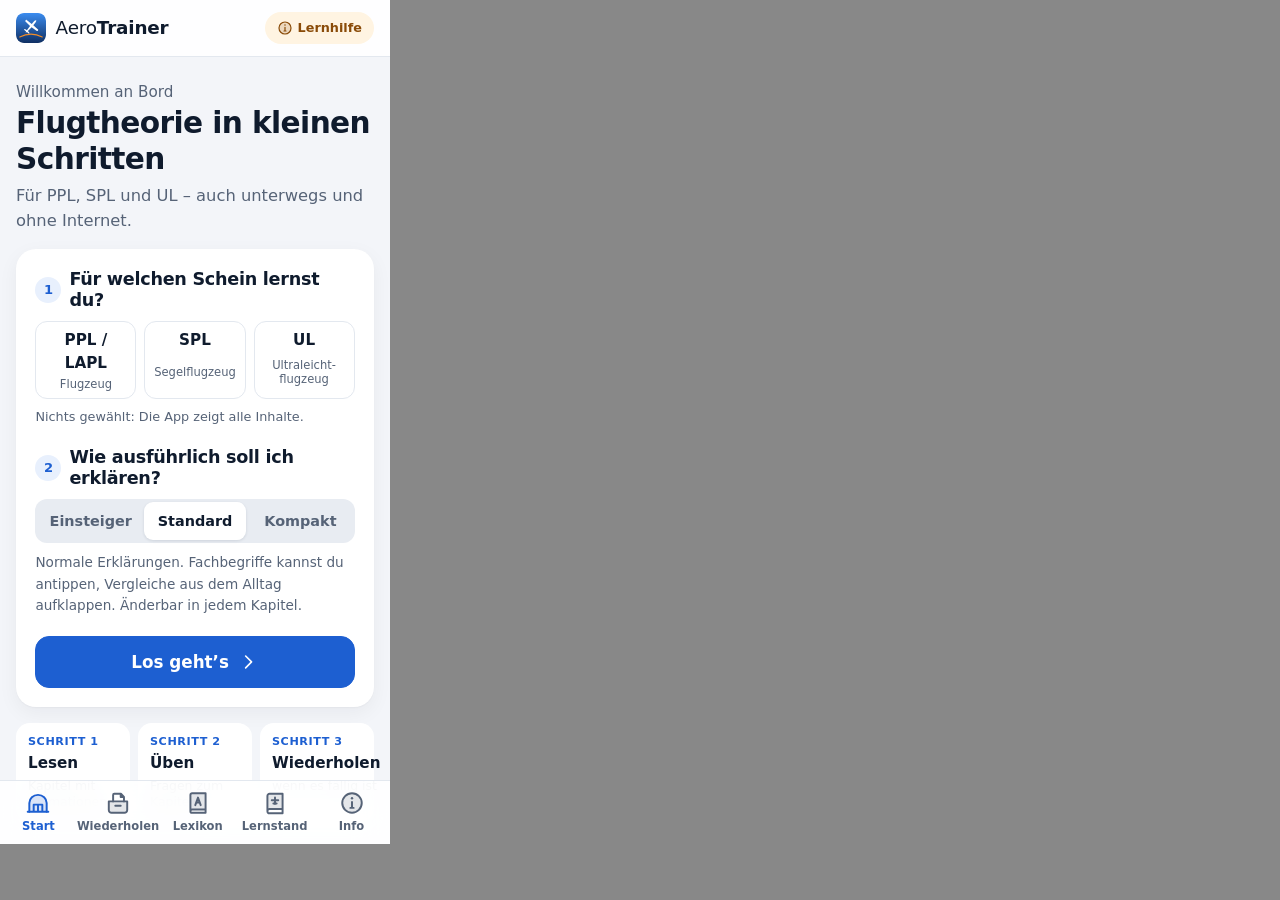
<file: tools/handy.html>
<!doctype html>
<!-- Vorschau der App in Handybreite, z. B. tools/handy.html?seite=metar/1&hoehe=2000
     Nützlich für Bildschirmfotos und zum Testen am PC. -->
<html lang="de">
<head><meta charset="utf-8"><title>AeroTrainer – Handyvorschau</title>
<style>html, body { margin: 0; background: #888; } iframe { display: block; border: 0; width: 390px; }</style></head>
<body>
<script>
  const p = new URLSearchParams(location.search);
  const rahmen = document.createElement('iframe');
  rahmen.style.height = `${p.get('hoehe') ?? 844}px`;
  rahmen.src = `../index.html#/${p.get('seite') ?? ''}`;
  document.body.append(rahmen);
</script>
</body>
</html>
</file>
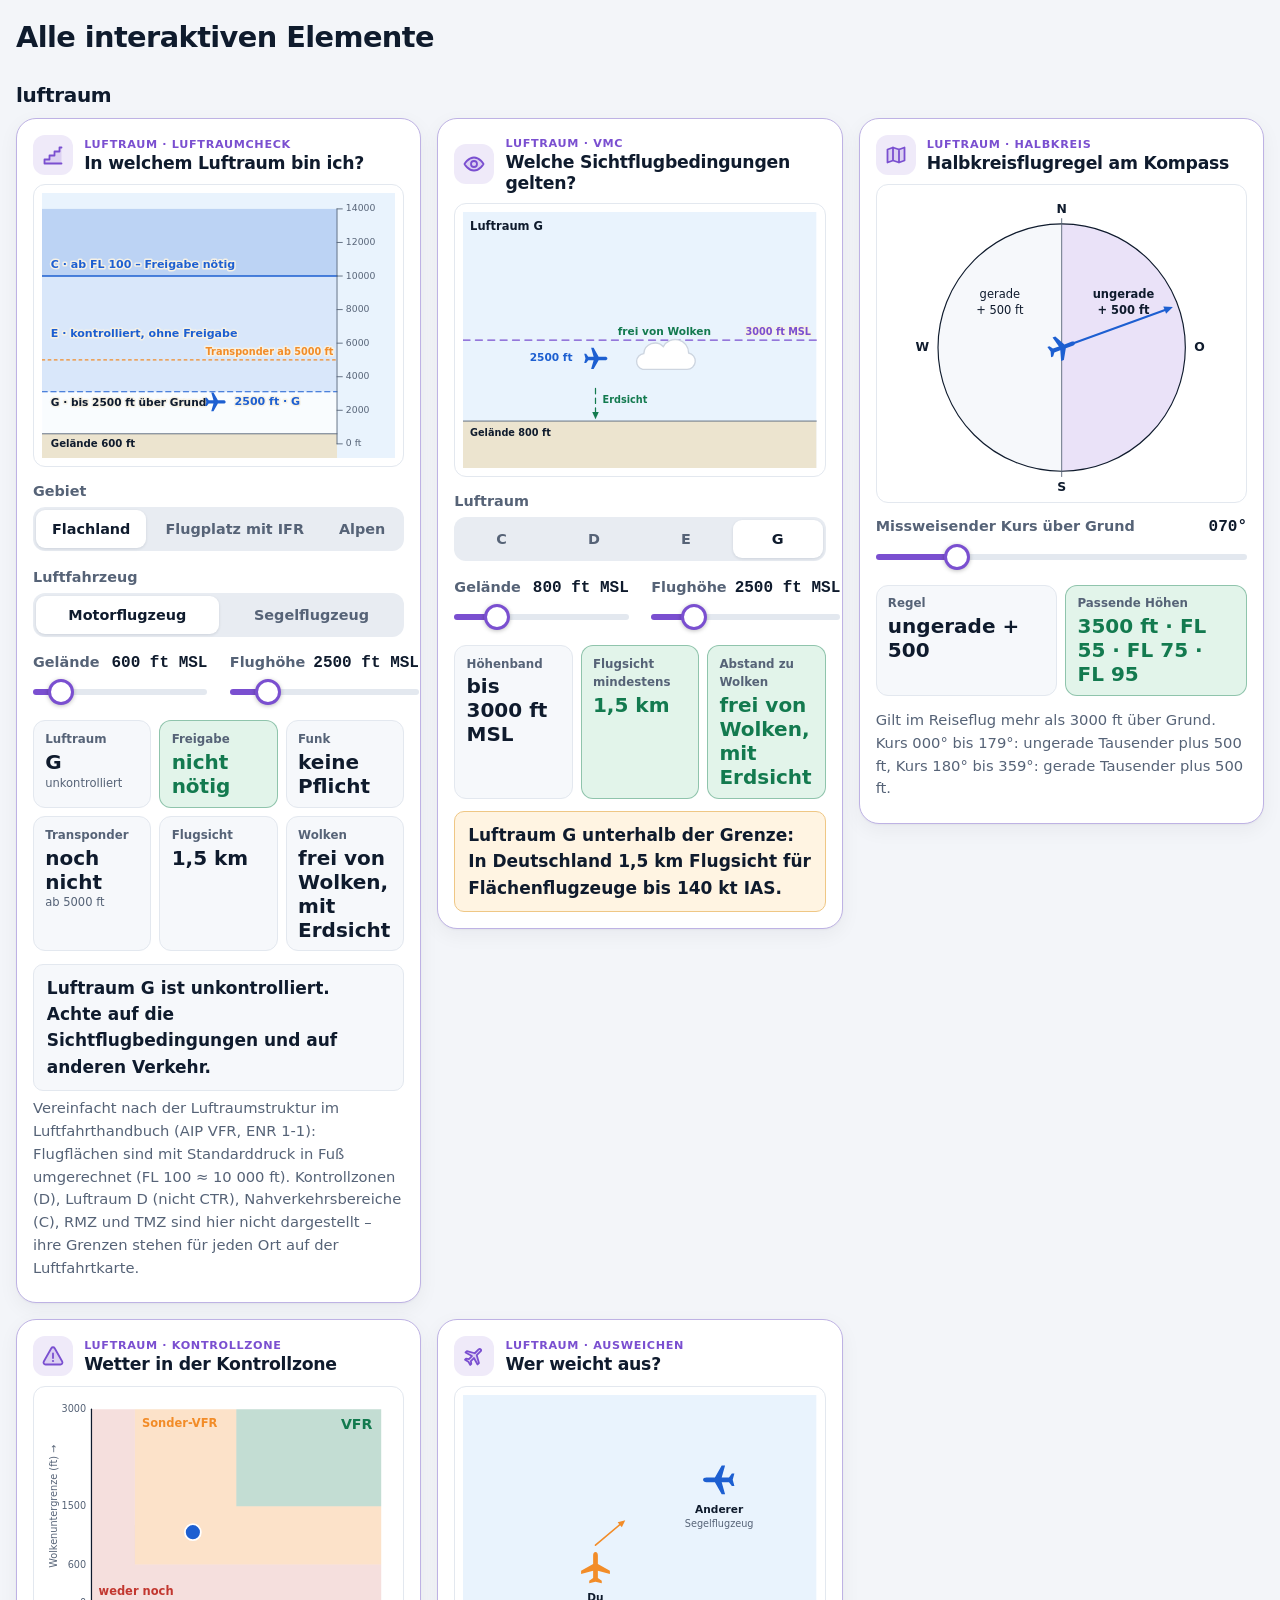
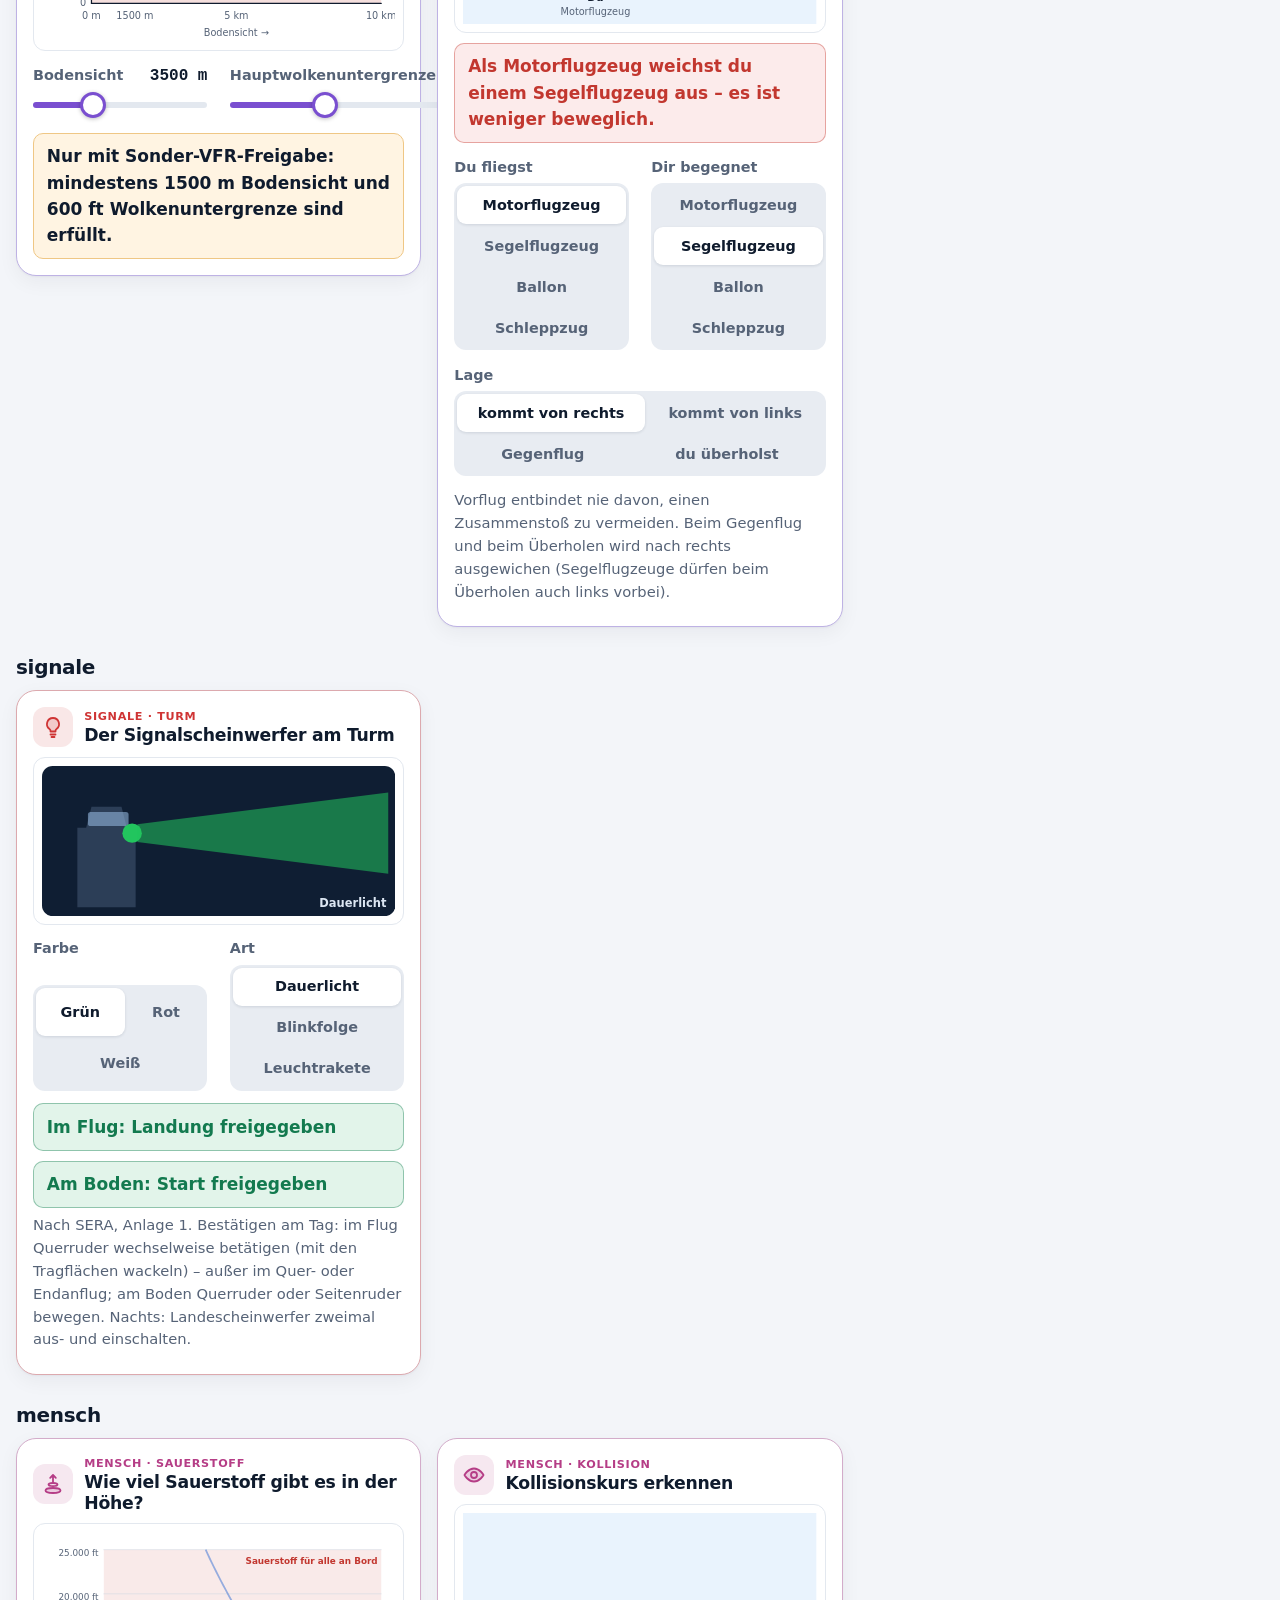
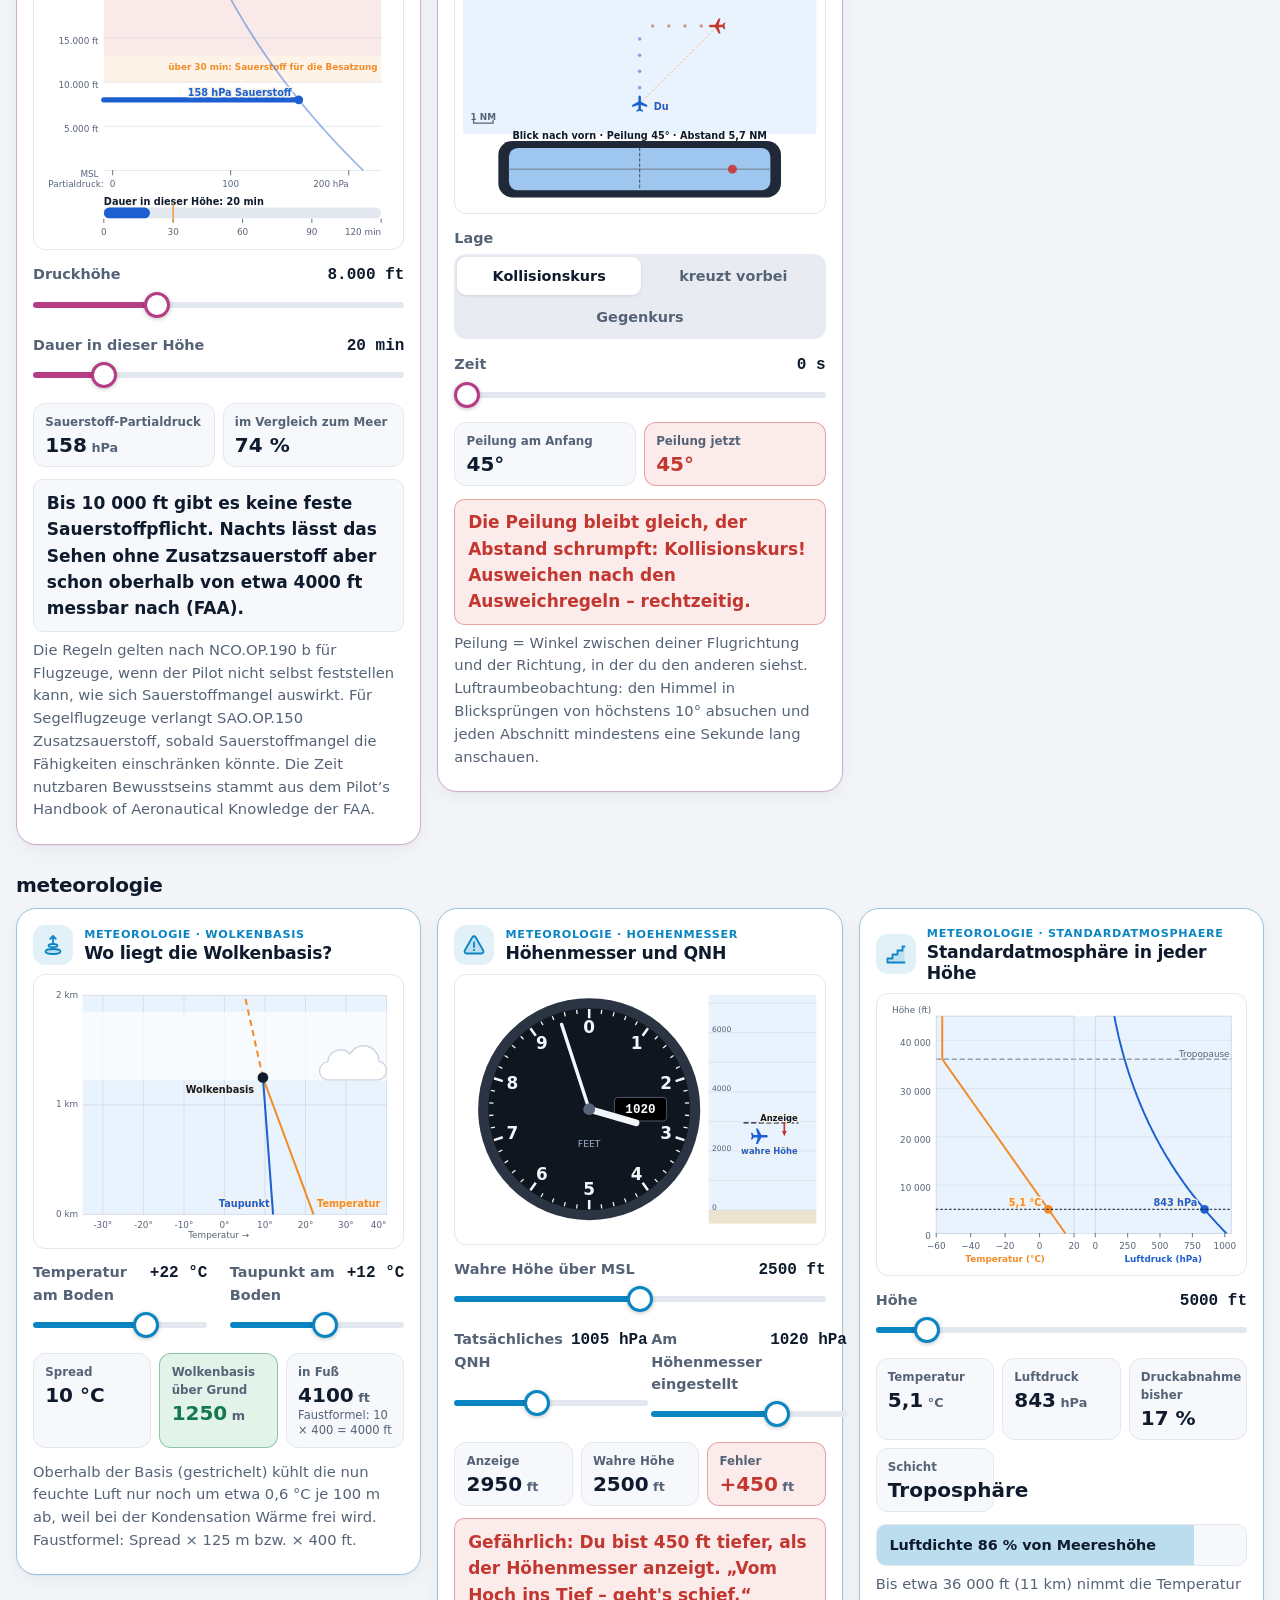
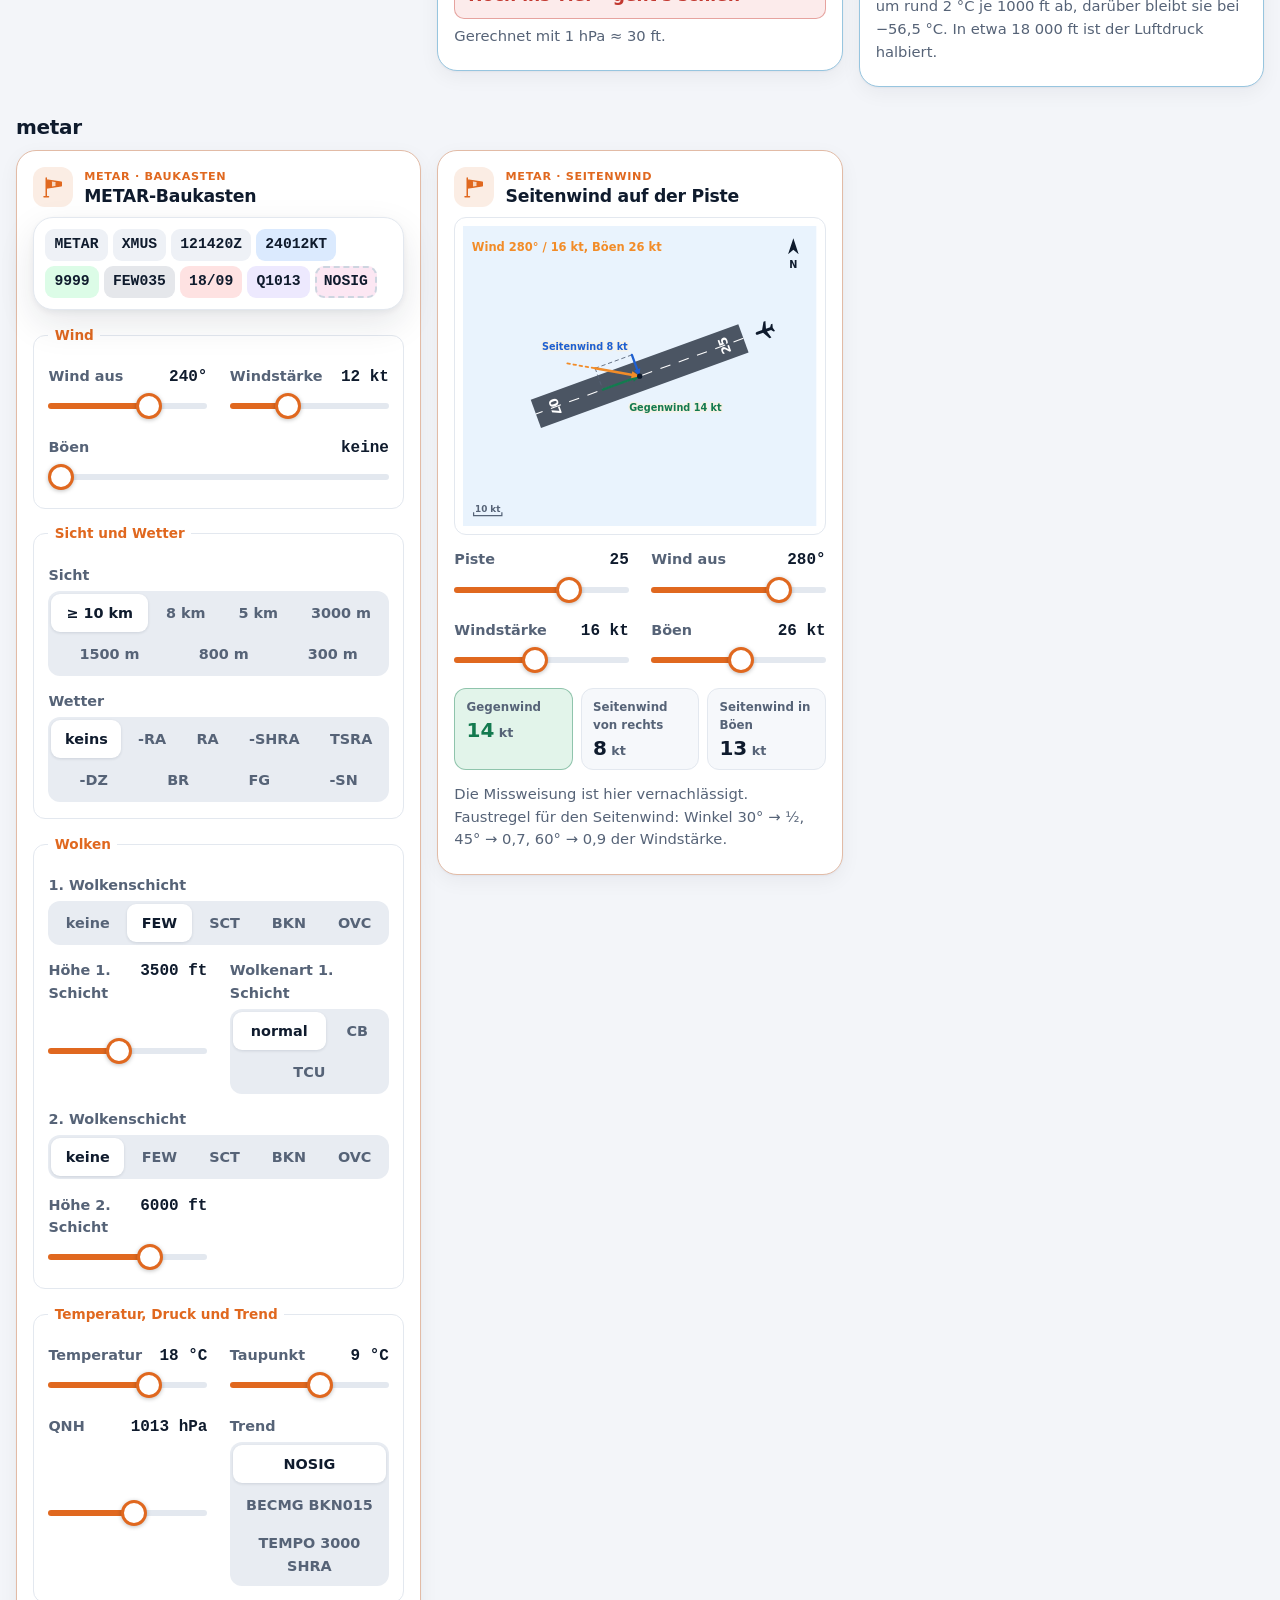
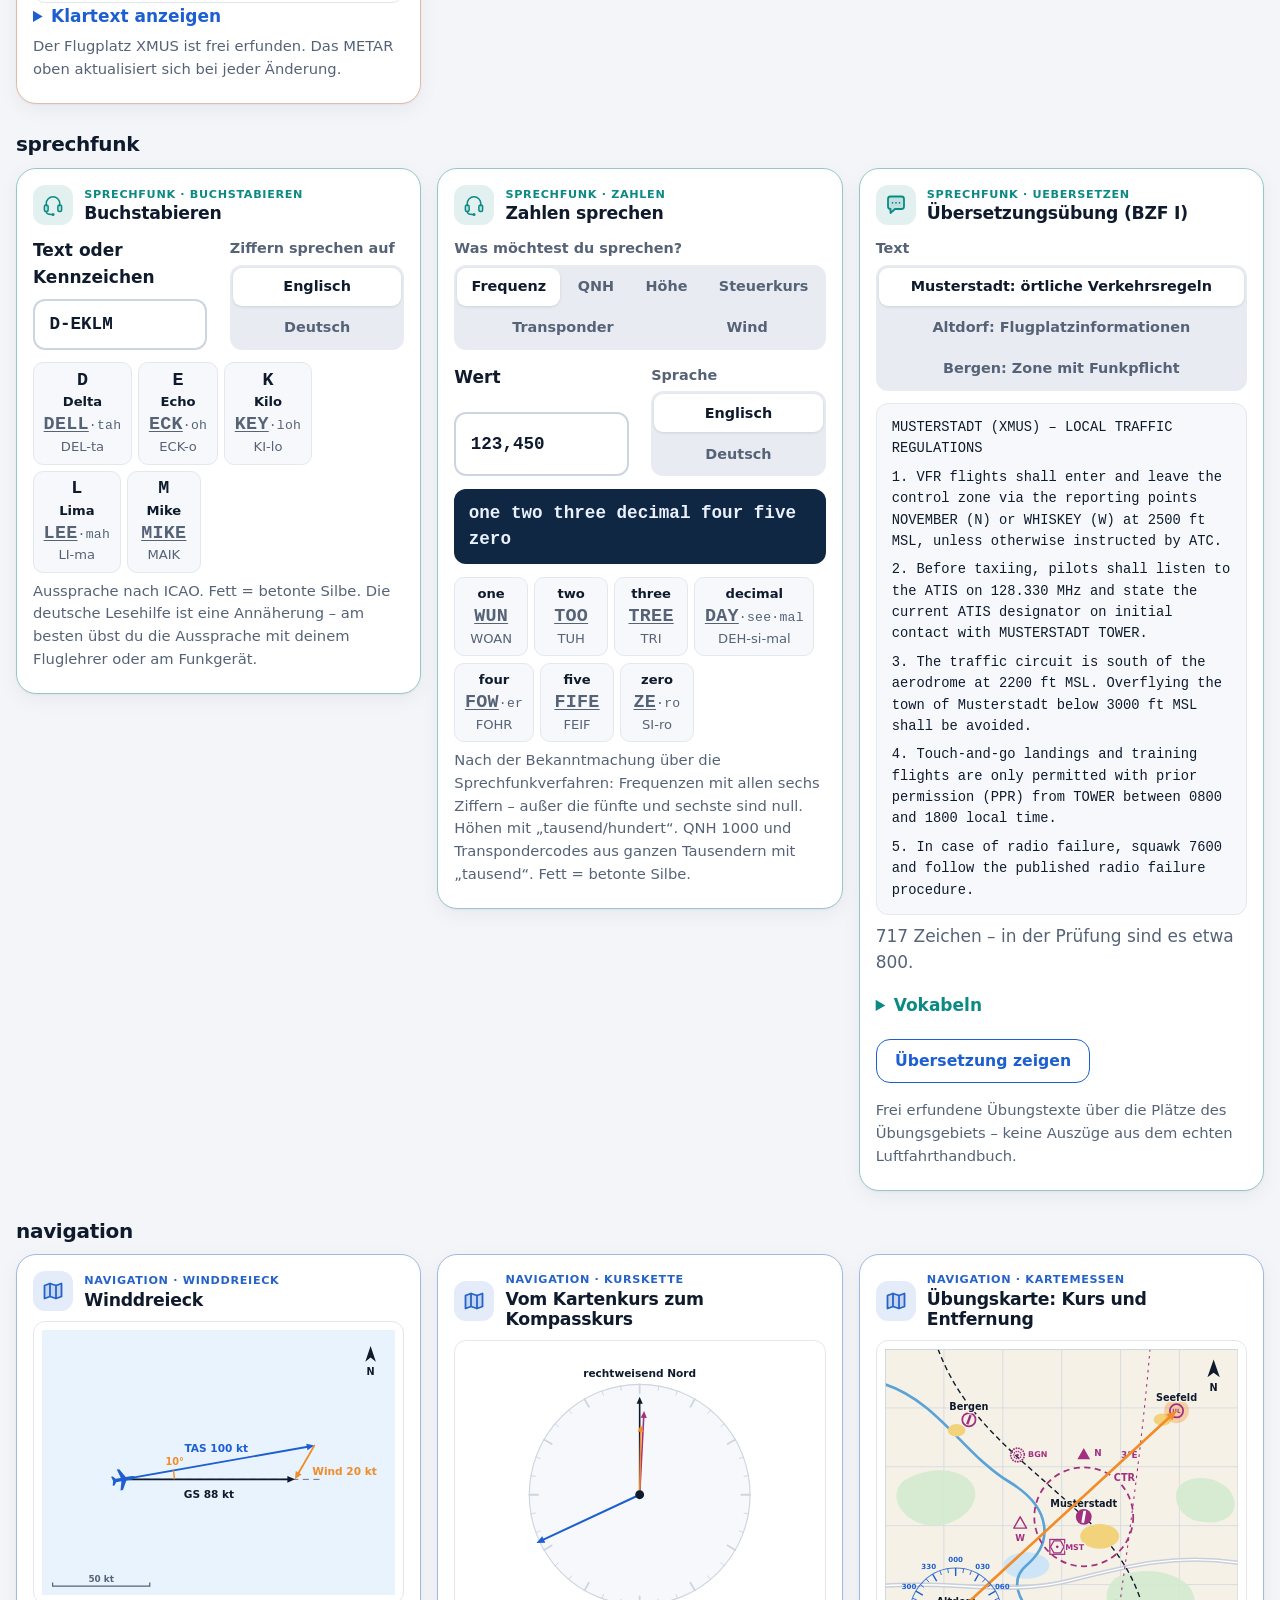
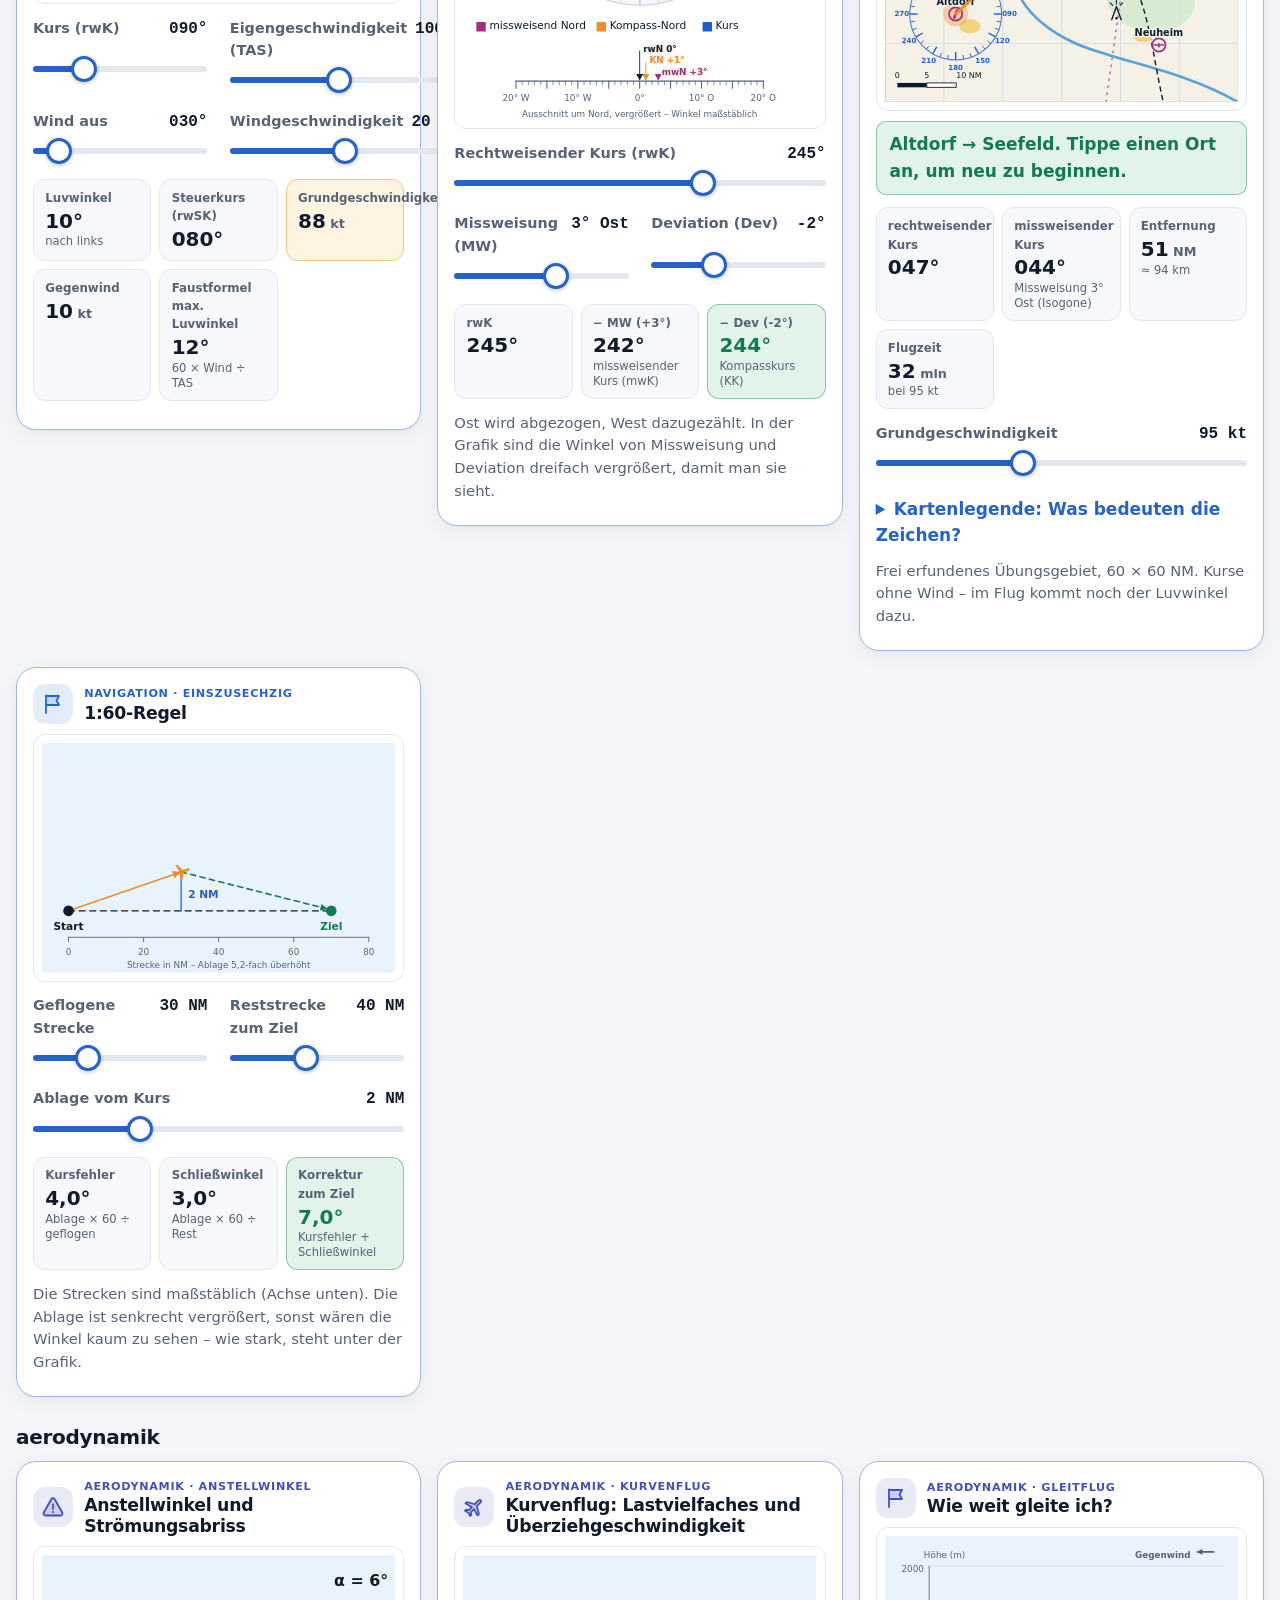
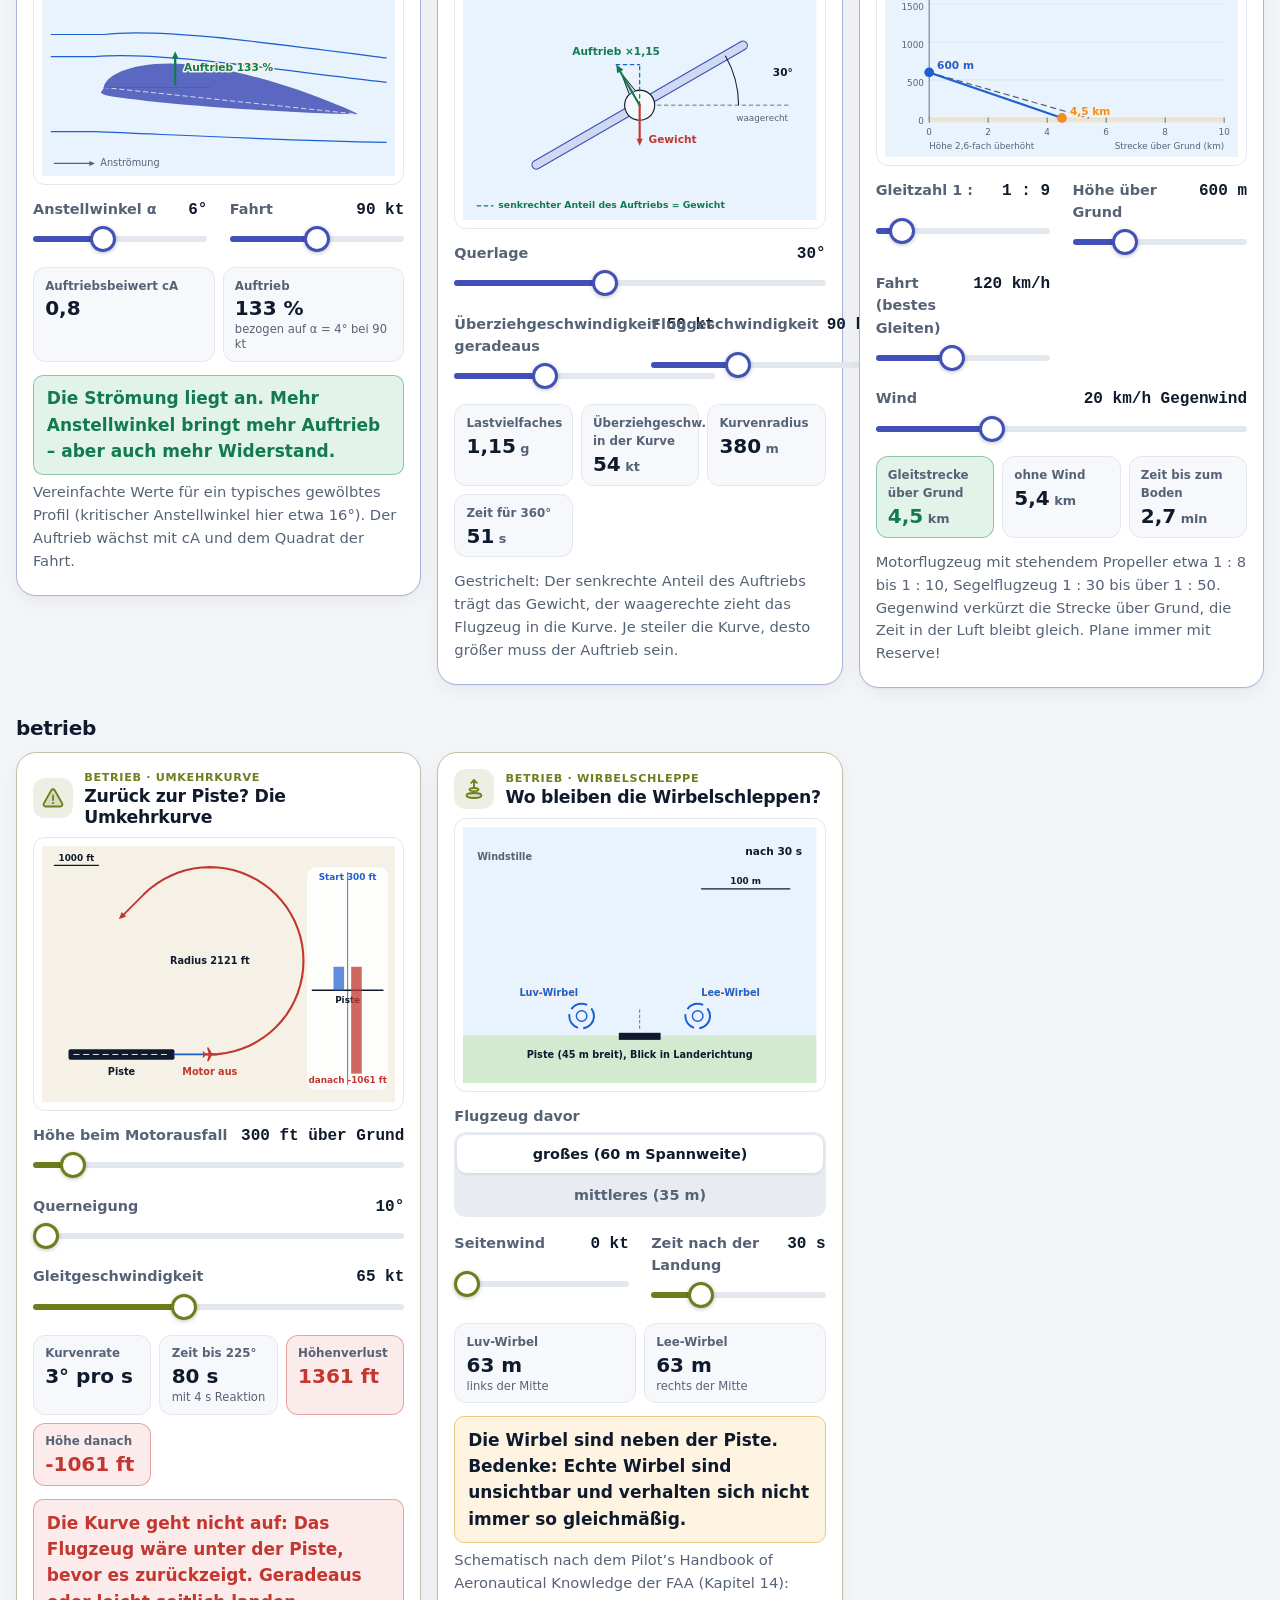
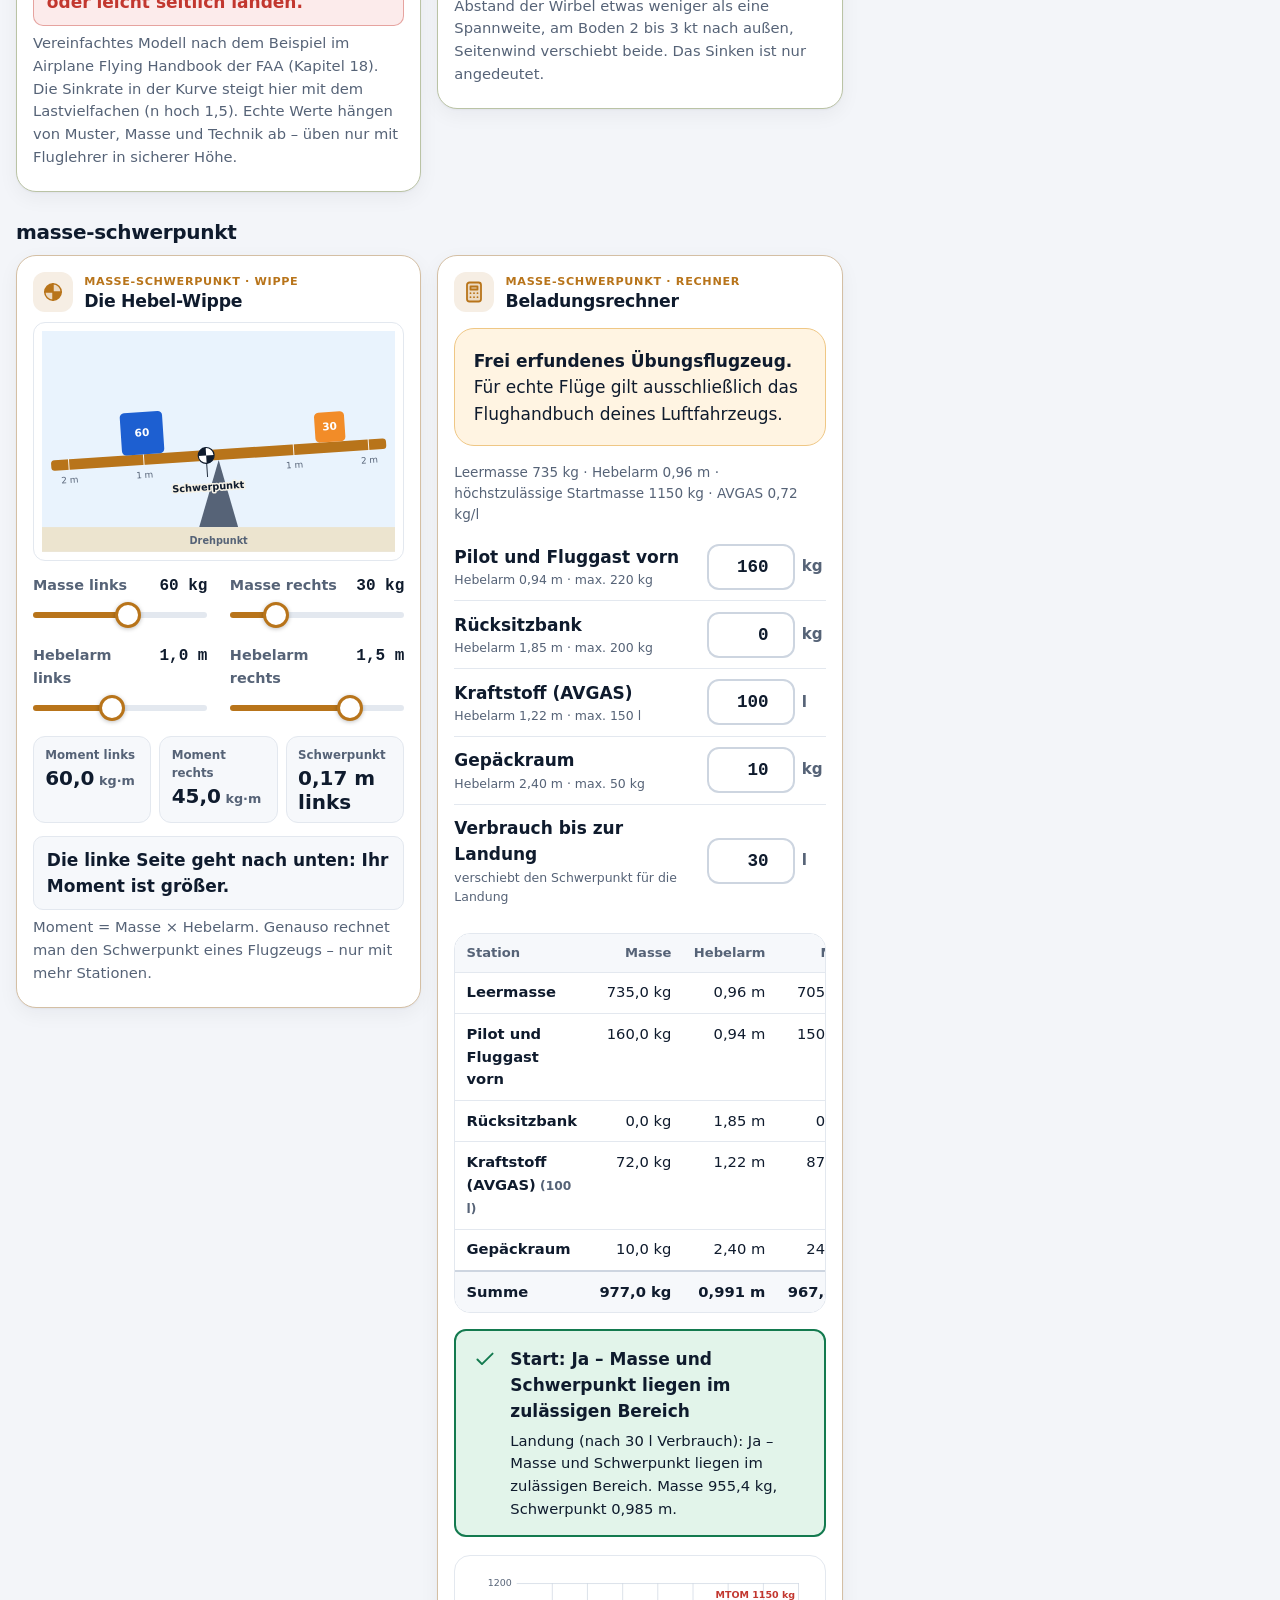
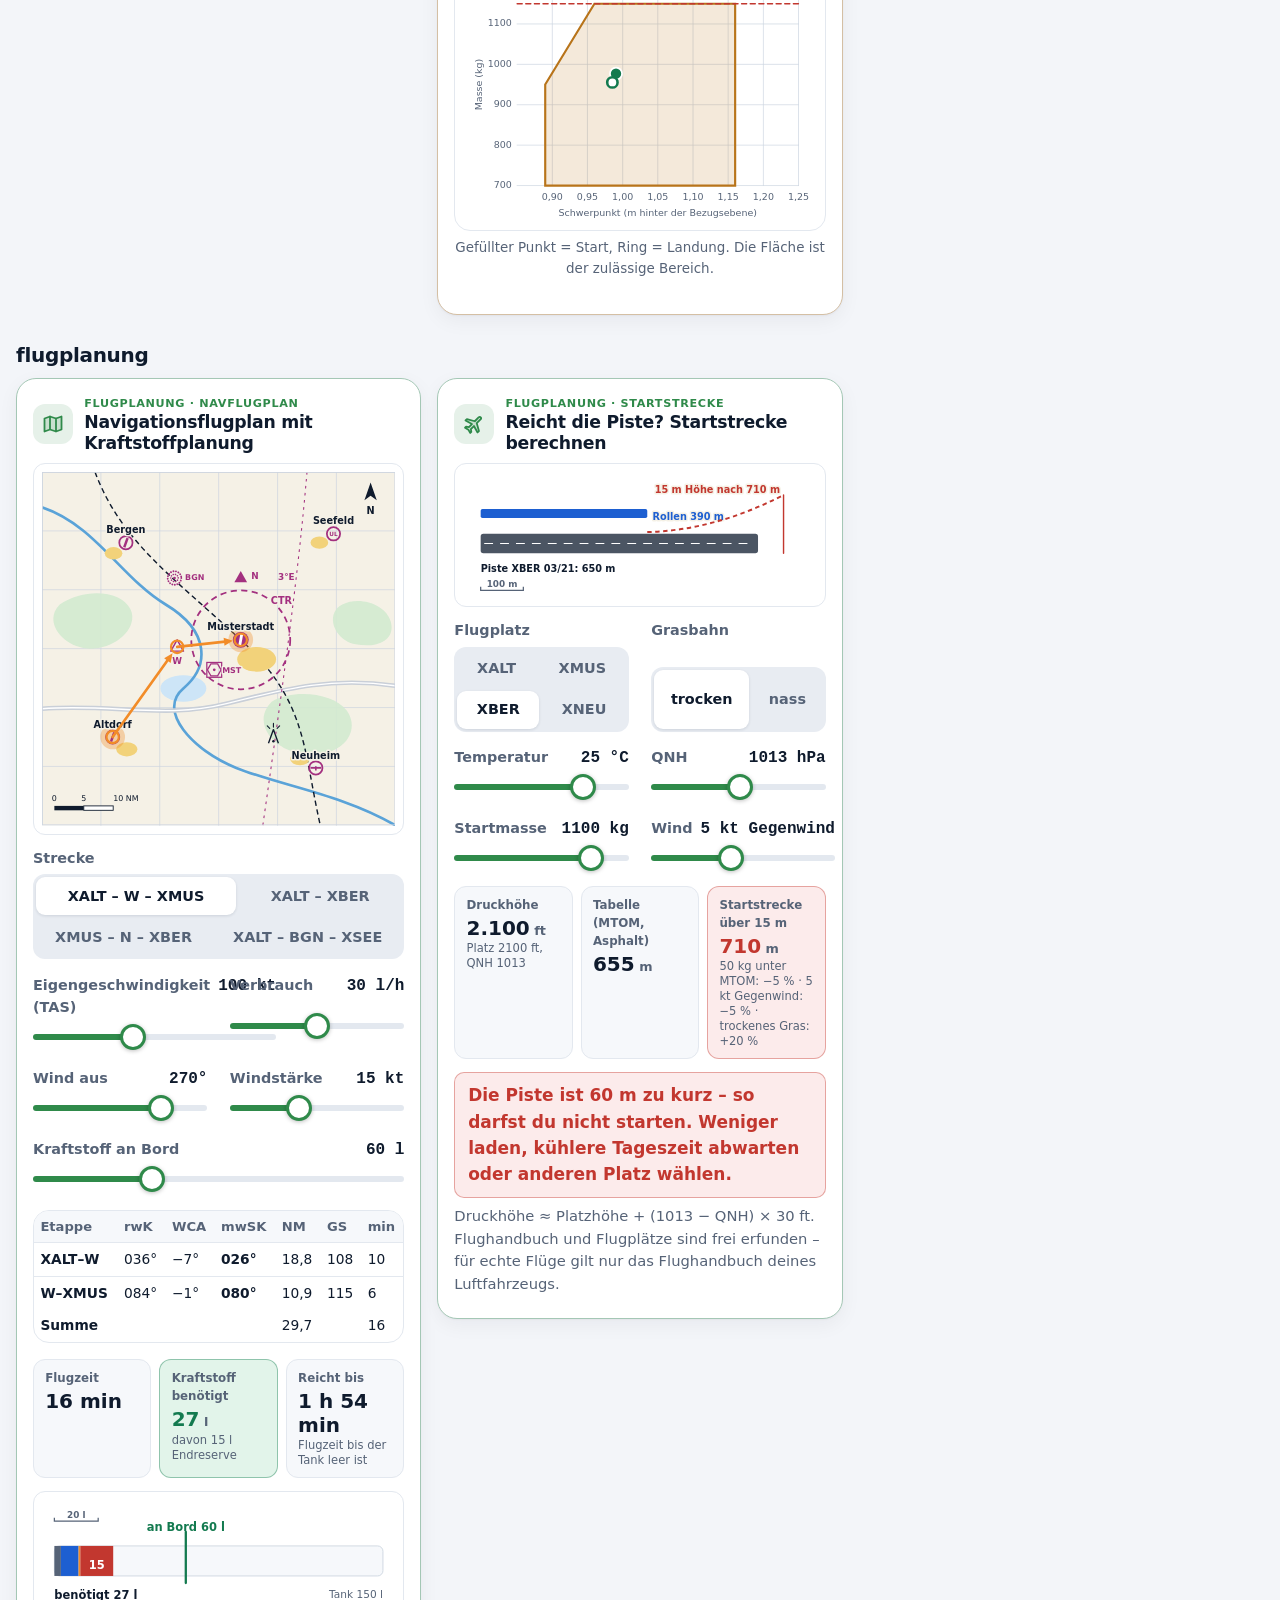
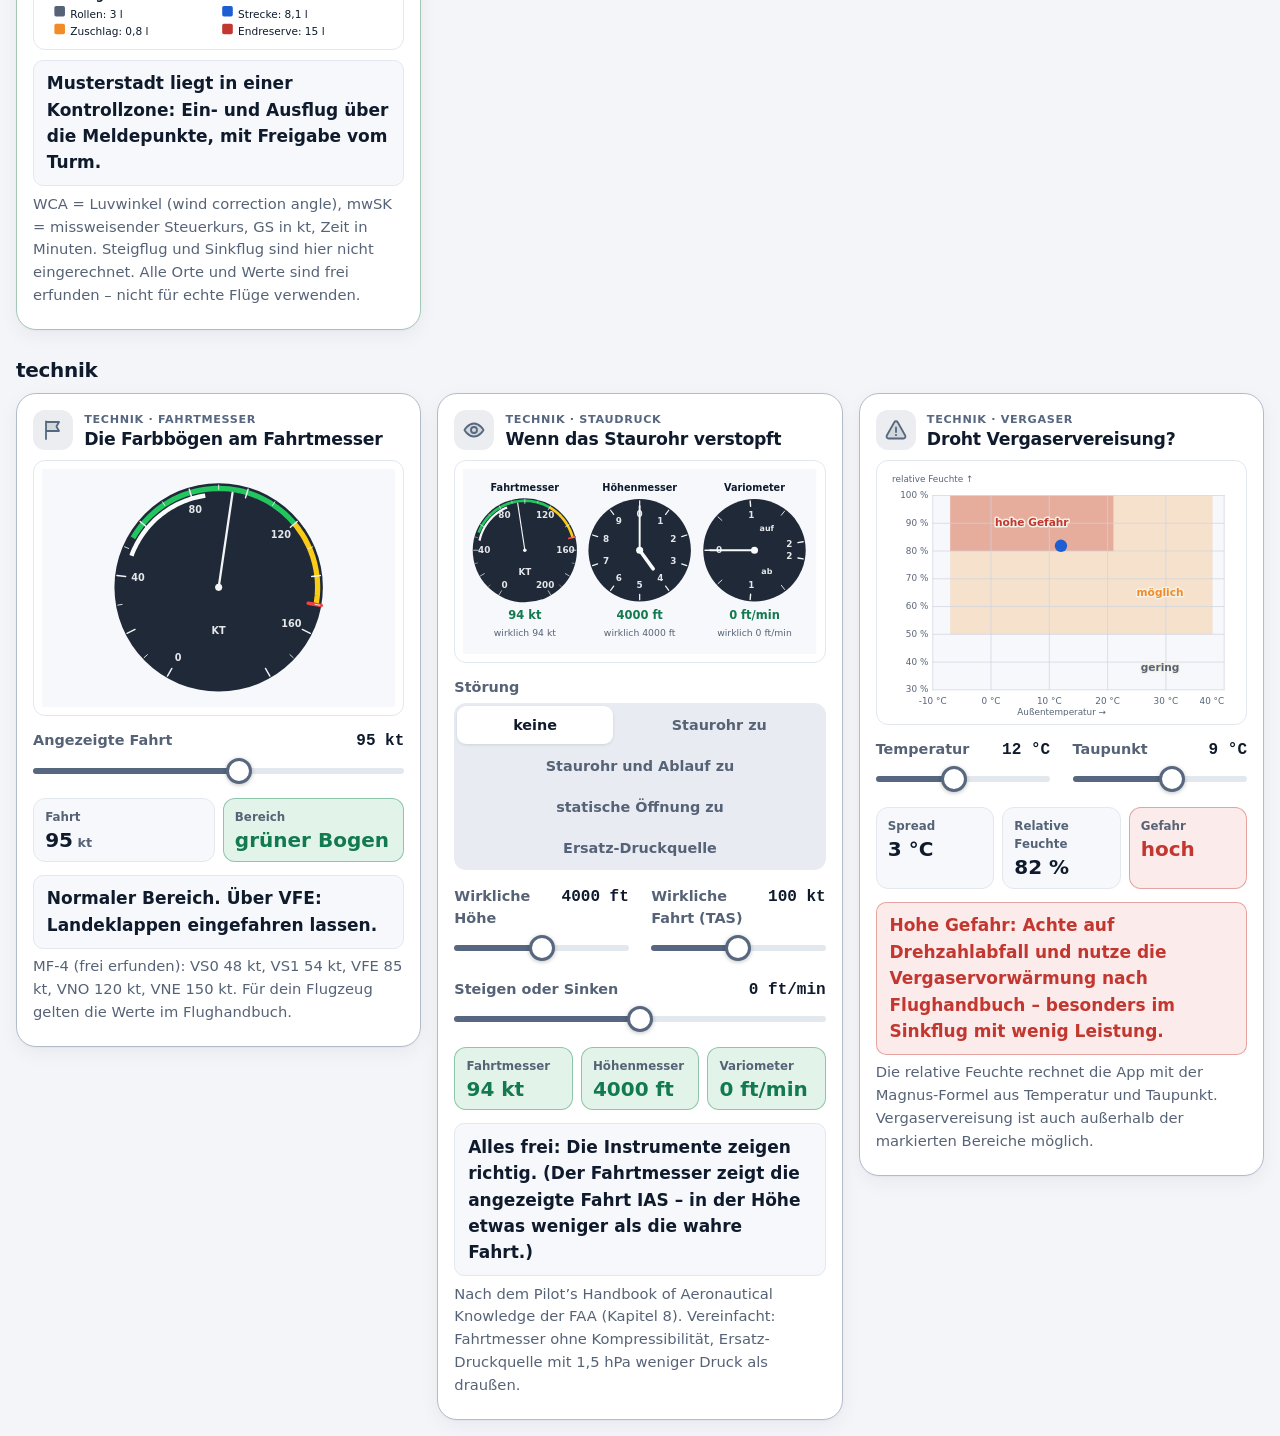
<file: tools/interaktiv.html>
<!doctype html>
<!-- Zeigt alle interaktiven Elemente aller Module auf einer Seite – zum Testen.
     Mit ?modul=navigation nur ein Modul. -->
<html lang="de">
<head>
  <meta charset="utf-8">
  <meta name="viewport" content="width=device-width, initial-scale=1">
  <title>AeroTrainer – alle interaktiven Elemente</title>
  <link rel="stylesheet" href="../css/app.css">
  <style>
    body { padding: 1rem; }
    .raster { display: grid; grid-template-columns: repeat(auto-fill, minmax(380px, 1fr)); gap: 1rem; align-items: start; }
    .raster > section { margin: 0; }
  </style>
</head>
<body>
  <h1>Alle interaktiven Elemente</h1>
  <div id="inhalt"></div>
  <script type="module">
    import { h } from '../js/ui.js';
    import { icon } from '../js/icons.js';
    const wunsch = new URLSearchParams(location.search).get('modul');
    const module = ['luftraum', 'signale', 'mensch', 'meteorologie', 'metar', 'sprechfunk', 'navigation', 'aerodynamik', 'betrieb', 'masse-schwerpunkt', 'flugplanung', 'technik'];
    for (const id of module.filter((m) => !wunsch || m === wunsch)) {
      const teile = await import(`../modules/${id}/interaktiv.js`).catch(() => null);
      if (!teile) continue;
      let liste = teile.interaktiv;
      if (!liste && teile.interaktivFuer) {
        const daten = await fetch(`../modules/${id}/content/flugzeug.json`).then((r) => r.json());
        liste = teile.interaktivFuer(daten);
      }
      const raster = h('div', { class: 'raster' });
      for (const [name, element] of Object.entries(liste)) {
        raster.append(h('section', { class: 'interaktiv', 'data-modul': id },
          h('header', { class: 'interaktiv-kopf' }, h('span', { class: 'interaktiv-symbol' }, icon(element.symbol)), h('div', {}, h('span', { class: 'interaktiv-marke' }, `${id} · ${name}`), h('h3', {}, element.titel))),
          element.erstellen()));
      }
      document.getElementById('inhalt').append(h('section', { 'data-modul': id }, h('h2', {}, id), raster));
    }
  </script>
</body>
</html>
</file>
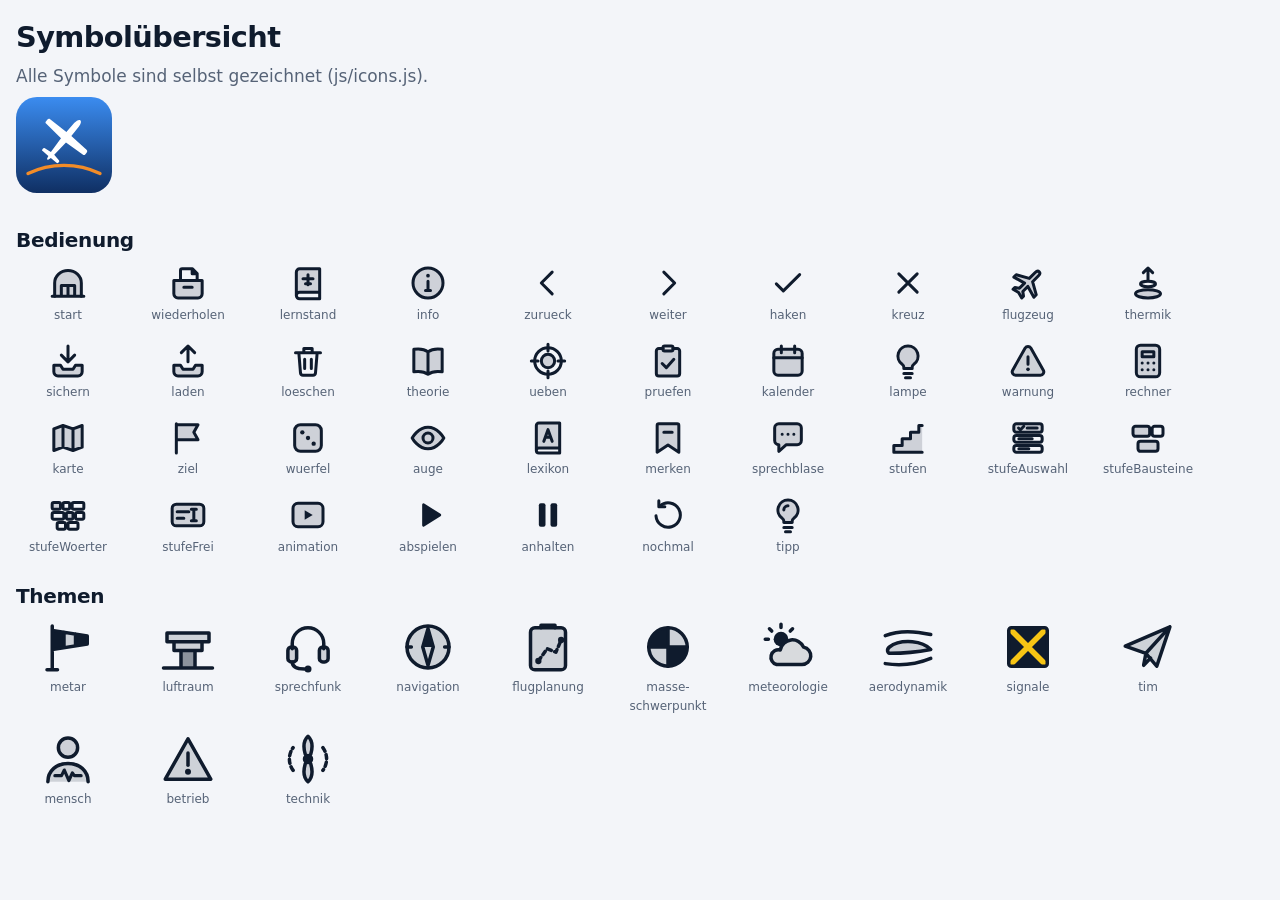
<file: tools/symbole.html>
<!doctype html>
<html lang="de">
<head>
  <meta charset="utf-8">
  <meta name="viewport" content="width=device-width, initial-scale=1">
  <title>AeroTrainer – Symbolübersicht</title>
  <link rel="stylesheet" href="../css/app.css">
  <style>
    body { padding: 1rem; }
    .raster { display: flex; flex-wrap: wrap; gap: 1rem; }
    .raster figure { margin: 0; width: 6.5rem; text-align: center; font-size: .75rem; color: var(--leise); }
    .raster .ico { width: 2.5rem; height: 2.5rem; color: var(--text); }
    .raster .ico-thema { width: 3.5rem; height: 3.5rem; }
    .logo { width: 6rem; height: 6rem; }
  </style>
</head>
<body>
  <h1>Symbolübersicht</h1>
  <p class="leise">Alle Symbole sind selbst gezeichnet (js/icons.js).</p>
  <div id="logo"></div>
  <h2>Bedienung</h2>
  <div class="raster" id="bedienung"></div>
  <h2>Themen</h2>
  <div class="raster" id="themen"></div>
  <script type="module">
    import { icon, themenIcon, logo } from '../js/icons.js';
    import { ICON_NAMEN, THEMEN_NAMEN } from '../js/icons.js';
    document.getElementById('logo').append(logo());
    for (const name of ICON_NAMEN) {
      const f = document.createElement('figure');
      f.append(icon(name), Object.assign(document.createElement('figcaption'), { textContent: name }));
      document.getElementById('bedienung').append(f);
    }
    for (const name of THEMEN_NAMEN) {
      const f = document.createElement('figure');
      f.dataset.modul = name;
      f.append(themenIcon(name), Object.assign(document.createElement('figcaption'), { textContent: name }));
      document.getElementById('themen').append(f);
    }
  </script>
</body>
</html>
</file>
<file: css/app.css>
/* AeroTrainer – Gestaltung der ganzen App. Mobile first, helles und dunkles Farbschema. */

/* ================= Farben & Grundwerte ================= */

:root {
  --hg: #f3f5f9;
  --flaeche: #ffffff;
  --flaeche-2: #f6f8fb;
  --text: #0f1b2d;
  --leise: #566377;
  --rand: #e3e8ef;
  --rand-stark: #cdd5e0;
  --linie: #eef1f5;
  --primaer: #1d5fd1;
  --primaer-hover: #174ca8;
  --primaer-hell: #e8f0fd;
  --primaer-text: #ffffff;
  --nacht: #0f2742;
  --nacht-2: #173a63;
  --orange: #f28c28;
  --ok: #137a4f;
  --ok-hell: #e2f4ea;
  --fehler: #c2372f;
  --fehler-hell: #fcebeb;
  --warn-hell: #fff4e2;
  --warn-rand: #efc785;
  --warn-text: #8a4b08;
  --einfach: #0e7a5c;
  --einfach-hell: #e4f4ef;
  --schatten: 0 1px 2px rgb(15 27 45 / 4%), 0 6px 20px rgb(15 27 45 / 5%);
  --schatten-hoch: 0 2px 6px rgb(15 27 45 / 6%), 0 14px 36px rgb(15 27 45 / 10%);

  --radius: 20px;
  --radius-mittel: 16px;
  --radius-klein: 12px;
  --mono: ui-monospace, "SF Mono", SFMono-Regular, Menlo, Consolas, "Liberation Mono", monospace;
  --tabbar-hoehe: 64px;
  --kopf-hoehe: 56px;
  --bewegung: 0.22s cubic-bezier(0.2, 0.7, 0.2, 1);
  color-scheme: light dark;

  /* Themenfarben */
  --f-metar: #e0681f;
  --f-luftraum: #7a4fd0;
  --f-sprechfunk: #0b8a83;
  --f-navigation: #2563c9;
  --f-flugplanung: #2f8a4a;
  --f-masse: #b8741a;
  --f-meteo: #0a85c2;
  --f-aero: #4251b8;
  --f-signale: #cf3434;
  --f-mensch: #b53d86;
  --f-betrieb: #6f7d1c;
  --f-technik: #56677f;
  --f-tim: #b07d00;
  /* Lernstufen: fertig, fortgeschritten, angefangen, ungelernt */
  --stufe-fertig: var(--ok);
  --stufe-fortgeschritten: var(--primaer);
  --stufe-angefangen: #e0a10b;
  --stufe-ungelernt: var(--rand);
}

@media (prefers-color-scheme: dark) {
  :root {
    --hg: #0b1220;
    --flaeche: #131c2e;
    --flaeche-2: #182338;
    --text: #e7edf6;
    --leise: #9aa8bd;
    --rand: #243149;
    --rand-stark: #33445f;
    --linie: #1d283c;
    --primaer: #5b9bff;
    --primaer-hover: #7db0ff;
    --primaer-hell: #172a48;
    --primaer-text: #08101c;
    --nacht: #0b1a30;
    --nacht-2: #14315a;
    --ok: #4cc98a;
    --ok-hell: #11301f;
    --fehler: #ff7d7d;
    --fehler-hell: #3a1a1e;
    --warn-hell: #2f2610;
    --warn-rand: #7a6326;
    --warn-text: #ffc57a;
    --stufe-angefangen: #f2c14e;
    --einfach: #5fd3ae;
    --einfach-hell: #0f2e28;
    --schatten: 0 1px 2px rgb(0 0 0 / 30%);
    --schatten-hoch: 0 8px 24px rgb(0 0 0 / 35%);

    --f-metar: #ff944f;
    --f-luftraum: #a98bf2;
    --f-sprechfunk: #3fcdc3;
    --f-navigation: #6fa6ff;
    --f-flugplanung: #62cf82;
    --f-masse: #e8b04b;
    --f-meteo: #52baf0;
    --f-aero: #909bf3;
    --f-signale: #ff7272;
    --f-mensch: #f07cc2;
    --f-betrieb: #bccb5c;
    --f-technik: #a5b5ca;
    --f-tim: #f2c94c;
  }
}

[data-modul] { --mf: var(--primaer); }
[data-modul="metar"] { --mf: var(--f-metar); }
[data-modul="luftraum"] { --mf: var(--f-luftraum); }
[data-modul="sprechfunk"] { --mf: var(--f-sprechfunk); }
[data-modul="navigation"] { --mf: var(--f-navigation); }
[data-modul="flugplanung"] { --mf: var(--f-flugplanung); }
[data-modul="masse-schwerpunkt"] { --mf: var(--f-masse); }
[data-modul="meteorologie"] { --mf: var(--f-meteo); }
[data-modul="aerodynamik"] { --mf: var(--f-aero); }
[data-modul="signale"] { --mf: var(--f-signale); }
[data-modul="mensch"] { --mf: var(--f-mensch); }
[data-modul="betrieb"] { --mf: var(--f-betrieb); }
[data-modul="technik"] { --mf: var(--f-technik); }
[data-modul="tim"] { --mf: var(--f-tim); }

/* ================= Grundlagen ================= */

* { box-sizing: border-box; }
/* „hidden“ gewinnt immer – auch gegen display-Regeln von Knöpfen und Karten */
[hidden] { display: none !important; }
html { -webkit-text-size-adjust: 100%; scroll-padding-top: calc(var(--kopf-hoehe) + env(safe-area-inset-top) + 0.75rem); }

body {
  margin: 0;
  min-height: 100vh;
  background: var(--hg);
  color: var(--text);
  font: 17px/1.55 system-ui, -apple-system, "Segoe UI", Roboto, "Helvetica Neue", sans-serif;
  -webkit-font-smoothing: antialiased;
  padding-bottom: calc(var(--tabbar-hoehe) + env(safe-area-inset-bottom) + 1rem);
}

a { color: var(--primaer); text-underline-offset: 2px; }
h1, h2, h3 { line-height: 1.2; letter-spacing: -0.015em; }
h1 { font-size: 1.8rem; margin: 0.25rem 0 0.5rem; font-weight: 750; letter-spacing: -0.02em; }
h2 { font-size: 1.25rem; margin: 1.75rem 0 0.7rem; font-weight: 700; }
h3 { font-size: 1.05rem; margin: 1.25rem 0 0.4rem; font-weight: 650; }
p { margin: 0.5rem 0; }
code, pre { font-family: var(--mono); }
strong, b { font-weight: 650; }

.leise { color: var(--leise); }
.zentriert { text-align: center; justify-content: center; }
.einleitung { color: var(--leise); margin-top: 0; font-size: 1.02rem; }
.fehlerton { color: var(--fehler); }
.unsichtbar { position: absolute; width: 1px; height: 1px; opacity: 0; pointer-events: none; }
.hinweis-klein { font-size: 0.85rem; color: var(--leise); margin: 0.5rem 0; }

:focus-visible { outline: 3px solid var(--primaer); outline-offset: 2px; border-radius: 6px; }
main:focus, main:focus-visible { outline: none; }

/* ================= Symbole ================= */

.ico {
  width: 1.3em;
  height: 1.3em;
  flex: none;
  fill: none;
  stroke: currentColor;
  stroke-width: 1.8;
  stroke-linecap: round;
  stroke-linejoin: round;
  vertical-align: -0.25em;
}
.ico .f { fill: currentColor; stroke: none; opacity: 0.16; }
.ico .a { fill: currentColor; stroke: none; }
.ico .a2 { fill: currentColor; stroke: none; opacity: 0.45; }
.ico .w { fill: var(--flaeche); stroke: none; }
.ico .gelb { stroke: #f7c514; stroke-width: 3.2; }
.ico-thema { stroke-width: 2; }
.ico .puls { stroke-width: 1.8; }

.logo { width: 34px; height: 34px; border-radius: 9px; flex: none; }

/* ================= Kopfzeile & Navigation ================= */

/* Helle Kopfzeile wie eine Navigationsleiste: links Marke oder Zurück-Pfeil, rechts der Hinweis „Lernhilfe“. */
.kopfzeile {
  position: sticky;
  top: 0;
  z-index: 30;
  background: color-mix(in srgb, var(--flaeche) 90%, transparent);
  -webkit-backdrop-filter: saturate(1.6) blur(16px);
  backdrop-filter: saturate(1.6) blur(16px);
  border-bottom: 1px solid var(--rand);
  padding-top: env(safe-area-inset-top);
}
.kopfzeile-innen {
  max-width: 60rem;
  height: var(--kopf-hoehe);
  margin: 0 auto;
  padding: 0 1rem;
  display: flex;
  align-items: center;
  gap: 0.75rem;
}
.marke {
  display: inline-flex;
  align-items: center;
  gap: 0.6rem;
  color: var(--text);
  text-decoration: none;
  font-size: 1.15rem;
  letter-spacing: -0.01em;
}
.marke .logo { width: 30px; height: 30px; border-radius: 8px; }
.marke-text { font-weight: 450; }
.marke-text b { font-weight: 750; }

.kopf-zurueck {
  display: inline-flex;
  align-items: center;
  gap: 0.15rem;
  min-height: 44px;
  margin-left: -0.5rem;
  padding: 0 0.5rem;
  max-width: 60vw;
  color: var(--primaer);
  font-weight: 600;
  text-decoration: none;
  border-radius: 10px;
}
.kopf-zurueck .ico { width: 1.45rem; height: 1.45rem; stroke-width: 2.2; flex: none; }
.kopf-zurueck-text { white-space: nowrap; overflow: hidden; text-overflow: ellipsis; }
.kopf-zurueck:hover { background: var(--primaer-hell); }
/* Auf dem Handy ersetzt der Zurück-Pfeil die Marke, am großen Bildschirm stehen die Brotkrumen in der Seite. */
@media (max-width: 859px) {
  .kopfzeile.mit-zurueck .marke { display: none; }
  .seite .brotkrumen { display: none; }
}
@media (min-width: 860px) { .kopf-zurueck { display: none !important; } }

.lernhilfe-marke {
  display: inline-flex;
  align-items: center;
  gap: 0.3rem;
  margin-left: auto;
  height: 32px;
  padding: 0 0.75rem;
  border-radius: 999px;
  background: var(--warn-hell);
  color: var(--warn-text);
  font-size: 0.8rem;
  font-weight: 650;
  text-decoration: none;
  white-space: nowrap;
  flex: none;
}
.lernhilfe-marke .ico { width: 1rem; height: 1rem; }
.lernhilfe-marke:hover { text-decoration: underline; }

/* Lesefortschritt im Kapitel: dünner Balken in der Themenfarbe am unteren Rand der Kopfzeile */
.lesefortschritt { position: absolute; left: 0; right: 0; bottom: -1px; height: 3px; }
.lesefortschritt > span { display: block; height: 100%; width: 0; background: var(--mf, var(--primaer)); border-radius: 0 2px 2px 0; transition: width 0.1s linear; }

.hauptnav { display: none; gap: 0.25rem; margin-left: auto; }
.hauptnav a {
  display: inline-flex;
  align-items: center;
  gap: 0.45rem;
  padding: 0.45rem 0.8rem;
  border-radius: 999px;
  color: var(--leise);
  text-decoration: none;
  font-weight: 600;
  font-size: 0.95rem;
}
.hauptnav a:hover { background: var(--flaeche-2); color: var(--text); }
.hauptnav a[aria-current="page"] { background: var(--primaer-hell); color: var(--primaer); }
.hauptnav .nav-symbol { display: inline-flex; position: relative; }
@media (min-width: 860px) { .hauptnav ~ .lernhilfe-marke { margin-left: 0.25rem; } }

.tabbar {
  position: fixed;
  inset: auto 0 0 0;
  z-index: 20;
  display: grid;
  grid-template-columns: repeat(5, 1fr);
  height: calc(var(--tabbar-hoehe) + env(safe-area-inset-bottom));
  padding-bottom: env(safe-area-inset-bottom);
  background: color-mix(in srgb, var(--flaeche) 90%, transparent);
  -webkit-backdrop-filter: saturate(1.6) blur(16px);
  backdrop-filter: saturate(1.6) blur(16px);
  border-top: 1px solid var(--rand);
}
.tabbar a {
  display: flex;
  flex-direction: column;
  align-items: center;
  justify-content: center;
  gap: 2px;
  color: var(--leise);
  text-decoration: none;
  font-size: 0.72rem;
  font-weight: 600;
  -webkit-tap-highlight-color: transparent;
}
.tabbar a[aria-current="page"] { color: var(--primaer); font-weight: 700; }
.tabbar .ico { width: 26px; height: 26px; transition: transform var(--bewegung); }
.tabbar a:active .ico { transform: scale(0.9); }
.nav-symbol { position: relative; display: inline-flex; }
.nav-zahl {
  position: absolute;
  top: -5px;
  right: -11px;
  min-width: 19px;
  height: 19px;
  padding: 0 5px;
  border-radius: 999px;
  background: var(--fehler);
  color: #fff;
  font-size: 0.68rem;
  font-weight: 750;
  line-height: 19px;
  text-align: center;
  border: 2px solid var(--flaeche);
}

@media (min-width: 860px) {
  .hauptnav { display: flex; }
  .tabbar { display: none; }
  body { padding-bottom: 2rem; }
}

/* Fußzeile auf jeder Seite: Hinweis „Lernhilfe“, Über die App, Quellen, Datenschutz, Impressum */
.fusszeile {
  max-width: 48rem;
  margin: 2rem auto 0;
  padding: 1.25rem 1rem 1.5rem;
  border-top: 1px solid var(--rand);
  text-align: center;
}
.fusszeile-hinweis { margin: 0 auto 0.75rem; max-width: 34rem; font-size: 0.82rem; line-height: 1.45; color: var(--leise); }
.fusszeile-links { display: flex; flex-wrap: wrap; justify-content: center; gap: 0.4rem 1.2rem; font-size: 0.85rem; }
.fusszeile a { color: var(--leise); text-decoration: none; }
.fusszeile a:hover { color: var(--primaer); text-decoration: underline; }

main {
  max-width: 48rem;
  margin: 0 auto;
  padding: 1.25rem 1rem 1rem;
  outline: none;
}

/* Seitenwechsel: neuer Inhalt blendet sanft ein */
.seite-neu { animation: seite-ein 0.28s ease-out both; }
@keyframes seite-ein { from { opacity: 0; transform: translateY(6px); } to { opacity: 1; transform: none; } }

/* ================= Bausteine ================= */

.karte {
  background: var(--flaeche);
  border: 1px solid transparent;
  border-radius: var(--radius);
  padding: 1.15rem 1.15rem;
  margin: 1rem 0;
  box-shadow: var(--schatten);
}
@media (prefers-color-scheme: dark) { .karte { border-color: var(--rand); box-shadow: none; } }
.karte > :first-child { margin-top: 0; }
.karte > :last-child { margin-bottom: 0; }
.karte h2 { display: flex; align-items: center; gap: 0.5rem; font-size: 1.1rem; }
.karte h2 .ico { color: var(--primaer); }
.karte.wichtig { background: var(--warn-hell); border-color: var(--warn-rand); box-shadow: none; }
.karte.wichtig h2 .ico { color: #b7791f; }
.karte.erfolg { background: var(--ok-hell); border-color: color-mix(in srgb, var(--ok) 40%, transparent); box-shadow: none; }

.knopf {
  display: inline-flex;
  align-items: center;
  justify-content: center;
  gap: 0.5rem;
  min-height: 44px;
  padding: 0.55rem 1.15rem;
  border: 1.5px solid var(--primaer);
  border-radius: 14px;
  background: var(--primaer);
  color: var(--primaer-text);
  font: inherit;
  font-weight: 650;
  font-size: 0.98rem;
  text-decoration: none;
  cursor: pointer;
  transition: background 0.15s, transform 0.1s, box-shadow 0.15s;
  -webkit-tap-highlight-color: transparent;
}
.knopf:hover { background: var(--primaer-hover); border-color: var(--primaer-hover); }
.knopf:active { transform: scale(0.98); }
.knopf:disabled { opacity: 0.4; cursor: not-allowed; transform: none; }
.knopf.gross { min-height: 52px; padding: 0.7rem 1.4rem; font-size: 1.05rem; }
.knopf.breit { width: 100%; }
.knopf.zweitrangig { background: transparent; color: var(--primaer); }
.knopf.zweitrangig:hover { background: var(--primaer-hell); }
.knopf.gefahr { background: transparent; color: var(--fehler); border-color: var(--fehler); }
.knopf.gefahr:hover { background: var(--fehler-hell); }
.knopf.hell { background: #fff; color: var(--nacht); border-color: #fff; box-shadow: 0 6px 18px rgb(0 0 0 / 18%); }
.knopf.hell:hover { background: #eef4ff; }
.knopfreihe { display: flex; flex-wrap: wrap; gap: 0.75rem; margin: 1rem 0; }

.chip {
  display: inline-flex;
  align-items: center;
  gap: 0.3rem;
  font-size: 0.75rem;
  font-weight: 650;
  padding: 0.12rem 0.55rem;
  border-radius: 999px;
  background: var(--flaeche-2);
  color: var(--leise);
  border: 1px solid var(--rand);
}
.chip-faellig { background: var(--warn-hell); color: var(--warn-text); border-color: transparent; }

.balken {
  display: block;
  height: 6px;
  border-radius: 999px;
  background: var(--linie);
  overflow: hidden;
}
.balken > span {
  display: block;
  height: 100%;
  border-radius: inherit;
  background: var(--ok);
  transition: width 0.4s ease;
}
.balken.modulfarbe > span { background: var(--mf); }

.ring-box { position: relative; display: inline-grid; place-items: center; flex: none; }
.ring-box-normal { width: 64px; height: 64px; }
.ring-box-klein { width: 44px; height: 44px; }
.ring-box-gross { width: 132px; height: 132px; }
.ring { width: 100%; height: 100%; }
.ring-spur { fill: none; stroke: var(--linie); stroke-width: 4.5; }
.ring-wert { fill: none; stroke: var(--mf, var(--ok)); stroke-width: 4.5; stroke-linecap: round; transition: stroke-dashoffset 0.6s ease; animation: ring-fuellen 0.9s cubic-bezier(0.2, 0.7, 0.2, 1) both; }
@keyframes ring-fuellen { from { stroke-dashoffset: 100.5; } }
.ring-zahl { position: absolute; font-weight: 750; font-size: 0.85rem; }
.ring-box-klein .ring-zahl { font-size: 0.7rem; }
.ring-box-gross .ring-zahl { font-size: 1.9rem; }
.ring-box-gross .ring-wert { stroke: var(--ok); }

/* Lernfortschritt in vier Stufen */
.stufen-balken { display: flex; height: 8px; border-radius: 999px; background: var(--stufe-ungelernt); overflow: hidden; }
.stufen-balken.klein { height: 6px; }
.stufen-balken > span { height: 100%; transition: width 0.4s ease; }
.stufen-balken > span + span { box-shadow: inset 1.5px 0 0 var(--flaeche); }
.stufe-fertig { background: var(--stufe-fertig); }
.stufe-fortgeschritten { background: var(--stufe-fortgeschritten); }
.stufe-angefangen { background: var(--stufe-angefangen); }
.stufe-ungelernt { background: var(--rand-stark); }
.stufen-legende { list-style: none; margin: 0; padding: 0; display: flex; flex-wrap: wrap; gap: 0.2rem 0.75rem; font-size: 0.82rem; color: var(--leise); }
.stufen-legende li { display: inline-flex; align-items: center; gap: 0.35rem; }
.stufen-punkt { width: 0.62rem; height: 0.62rem; border-radius: 50%; flex: none; }
.ring-stufe { fill: none; stroke-width: 4.5; animation: ring-einblenden 0.6s ease both; }
.ring-stufe.stufe-fertig { stroke: var(--stufe-fertig); background: none; }
.ring-stufe.stufe-fortgeschritten { stroke: var(--stufe-fortgeschritten); background: none; }
.ring-stufe.stufe-angefangen { stroke: var(--stufe-angefangen); background: none; }
.ring-spur { stroke: var(--stufe-ungelernt); }
@keyframes ring-einblenden { from { opacity: 0; } }

.brotkrumen { font-size: 0.82rem; color: var(--leise); display: flex; flex-wrap: wrap; gap: 0.35rem; align-items: center; }
.brotkrumen a { color: var(--leise); text-decoration: none; }
.brotkrumen a:hover { color: var(--primaer); text-decoration: underline; }
.brotkrumen-trenner { opacity: 0.6; }

.abschnitt-titel { display: flex; align-items: center; gap: 0.5rem; margin-top: 2rem; }
.abschnitt-titel .ico { color: var(--mf, var(--leise)); }
.abschnitt-kopf { display: flex; align-items: baseline; justify-content: space-between; gap: 1rem; margin: 2rem 0 0.25rem; scroll-margin-top: calc(var(--kopf-hoehe) + 1rem); }
.abschnitt-kopf h2 { margin: 0; font-size: 1.4rem; }
.abschnitt-kopf .leise { font-size: 0.85rem; }

/* Kleine Zeile über der Überschrift, z. B. „Fach 3 · Meteorologie“ oder „Kapitel 2 von 6“ */
.seiten-marke { margin: 0 0 0.15rem; font-size: 0.78rem; font-weight: 700; letter-spacing: 0.06em; text-transform: uppercase; color: var(--mf, var(--primaer)); }

.leerzustand { text-align: center; padding: 2.5rem 1rem; }
.leerzustand h2 { font-size: 1.4rem; }
.leerzustand p { color: var(--leise); max-width: 30rem; margin: 0.5rem auto 1.25rem; }
.leerzustand-symbol {
  display: inline-grid;
  place-items: center;
  width: 84px;
  height: 84px;
  border-radius: 28px;
  background: var(--primaer-hell);
  color: var(--primaer);
}
.leerzustand-symbol .ico { width: 44px; height: 44px; }
.leerzustand-symbol.fehlerton { background: var(--fehler-hell); }

.meldung:empty { display: none; }
.meldung.ok { color: var(--ok); font-weight: 600; }
.meldung.fehler { color: var(--fehler); font-weight: 600; }

/* ================= Startseite ================= */

.begruessung { margin: 0.25rem 0 1rem; }
.begruessung-gruss { margin: 0; font-size: 0.95rem; color: var(--leise); }
.begruessung h1 { margin: 0.1rem 0 0; font-size: 1.85rem; }
.begruessung .einleitung { margin: 0.35rem 0 0; }

/* Heute: Ring, fällige Fragen, eine klare Aktion – darunter „Weiter, wo du warst“ */
.heute-karte { display: grid; gap: 1rem; }
.heute-kopf { display: flex; align-items: center; gap: 0.9rem; }
.heute-kopf-text { display: grid; gap: 0.15rem; }
.heute-kopf-text strong { font-size: 1.12rem; line-height: 1.25; }
.heute-kopf-text .leise { font-size: 0.88rem; }

/* Zeilen in Karten und Listen: Symbol, zwei Textzeilen, Pfeil */
.karten-zeile {
  display: flex; align-items: center; gap: 0.75rem;
  color: var(--text); text-decoration: none;
  -webkit-tap-highlight-color: transparent;
}
.heute-karte .karten-zeile { padding-top: 0.9rem; border-top: 1px solid var(--linie); }
.zeilen-symbol {
  display: grid; place-items: center; flex: none; width: 38px; height: 38px; border-radius: 11px;
  color: var(--mf, var(--primaer)); background: color-mix(in srgb, var(--mf, var(--primaer)) 12%, var(--flaeche));
}
.zeilen-symbol .ico { width: 24px; height: 24px; }
.zeilen-text { flex: 1; min-width: 0; display: grid; }
.zeilen-text span { font-size: 0.8rem; color: var(--leise); }
.zeilen-text strong { font-size: 0.95rem; line-height: 1.3; }
.karten-zeile > .ico { color: var(--leise); flex: none; transition: transform var(--bewegung); }
.karten-zeile:hover > .ico { transform: translateX(3px); }
.sicherung-zeile { --mf: var(--orange); }
.merkliste-zeile { --mf: var(--orange); padding: 0.85rem 1rem; }
.merkliste-zeile .zeilen-symbol .ico .f { opacity: 1; }

/* Erster Besuch: in zwei Schritten einrichten */
.einrichten { display: grid; gap: 1.25rem; }
.einrichten-schritt { display: grid; gap: 0.6rem; }
.einrichten-titel { display: flex; align-items: center; gap: 0.6rem; margin: 0; font-size: 1.02rem; }
.schritt-nr {
  display: grid; place-items: center; flex: none; width: 26px; height: 26px; border-radius: 50%;
  background: var(--primaer-hell); color: var(--primaer); font-size: 0.82rem; font-weight: 800;
}
.einrichten .hinweis-klein { margin: 0; }
.einrichten .segmente { display: grid; grid-template-columns: repeat(3, minmax(0, 1fr)); }

/* So geht's (erster Besuch) */
.so-gehts { list-style: none; margin: 0.25rem 0 0; padding: 0; display: grid; grid-template-columns: repeat(3, minmax(0, 1fr)); gap: 0.5rem; }
.so-gehts li { display: grid; align-content: start; gap: 0.15rem; padding: 0.75rem; border-radius: 14px; background: var(--flaeche); }
.so-gehts strong { font-size: 0.95rem; }
.so-gehts span { font-size: 0.78rem; color: var(--leise); line-height: 1.3; }
.so-gehts .so-gehts-nr { font-size: 0.7rem; font-weight: 750; letter-spacing: 0.05em; text-transform: uppercase; color: var(--primaer); }

/* Scheinauswahl (PPL/LAPL, SPL, UL) */
.schein-bereich { margin: 1.25rem 0 0; }
.schein-wahl { display: grid; gap: 0.5rem; }
.schein-wahl-titel { font-size: 0.95rem; font-weight: 650; }
.schein-knoepfe { display: grid; grid-template-columns: repeat(3, minmax(0, 1fr)); gap: 0.5rem; }
.schein-knopf {
  display: grid; justify-items: center; gap: 0.05rem; min-height: 52px; padding: 0.45rem 0.3rem;
  border: 1.5px solid var(--rand); border-radius: var(--radius-klein); background: var(--flaeche);
  color: var(--text); font: inherit; cursor: pointer; -webkit-tap-highlight-color: transparent;
  transition: border-color var(--bewegung), background var(--bewegung), transform 0.1s;
}
.schein-knopf:active { transform: scale(0.97); }
.schein-knopf strong { font-size: 0.95rem; }
.schein-knopf span { max-width: 100%; font-size: 0.72rem; line-height: 1.25; color: var(--leise); text-align: center; overflow-wrap: anywhere; hyphens: manual; }
.schein-knopf[aria-pressed="true"] { border-color: var(--primaer); background: var(--primaer-hell); }
.schein-knopf[aria-pressed="true"] strong { color: var(--primaer); }
.schein-wahl-hinweis { margin: 0; font-size: 0.8rem; color: var(--leise); }
.chip.schein-chip { margin-left: 0.4rem; background: var(--warn-hell); border-color: transparent; color: var(--warn-text); vertical-align: middle; }

/* Extra-Themen (versteckt, über Link freigeschaltet) */
.extra-bereich { margin: 1.25rem 0 0; }

/* Prüfungsfächer: je Fach eine Liste seiner Themen */
.pruef-faecher { list-style: none; margin: 0.75rem 0 0; padding: 0; display: grid; gap: 1.25rem; }
.fach-titel {
  display: flex; align-items: baseline; justify-content: space-between; gap: 0.75rem;
  margin: 0 0 0.45rem; padding: 0 0.25rem;
  font-size: 0.74rem; font-weight: 750; letter-spacing: 0.06em; text-transform: uppercase; color: var(--leise);
}
.fach-stand { color: var(--ok); }
.fach-leer { margin: 0; padding: 0 0.25rem; font-size: 0.88rem; color: var(--leise); }

.themen-gruppe { list-style: none; margin: 0; padding: 0; background: var(--flaeche); border-radius: var(--radius-mittel); box-shadow: var(--schatten); overflow: hidden; }
@media (prefers-color-scheme: dark) { .themen-gruppe { box-shadow: none; } }
.themen-gruppe li { position: relative; }
.themen-gruppe li + li::before { content: ""; position: absolute; top: 0; left: 66px; right: 0; height: 1px; background: var(--linie); }
.themen-zeile {
  display: flex; align-items: center; gap: 0.8rem;
  min-height: 66px; padding: 0.7rem 0.9rem;
  color: var(--text); text-decoration: none;
  -webkit-tap-highlight-color: transparent;
  transition: background var(--bewegung);
}
a.themen-zeile:hover { background: var(--flaeche-2); }
a.themen-zeile:active { background: color-mix(in srgb, var(--mf) 8%, var(--flaeche)); }
.themen-zeile > .ico { color: var(--leise); flex: none; }
.themen-zeile.geplant { color: var(--leise); }
.themen-zeile.geplant .themen-symbol { filter: grayscale(1); opacity: 0.6; }
.themen-zeile-text { flex: 1; min-width: 0; display: grid; gap: 0.35rem; }
.themen-zeile-titel { display: flex; align-items: center; flex-wrap: wrap; gap: 0.4rem; }
.themen-zeile-titel strong { font-size: 1rem; line-height: 1.25; }
.themen-zeile-stand { display: grid; grid-template-columns: 1fr auto; align-items: center; gap: 0.6rem; font-size: 0.8rem; color: var(--leise); font-weight: 600; }
.themen-zeile-stand .balken { height: 5px; }
.themen-zeile-stand .balken > span { background: var(--mf); }
.themen-zeile-stand .stufen-balken { height: 6px; }
.themen-zeile-info { font-size: 0.82rem; color: var(--leise); }

.themen-symbol {
  display: grid;
  place-items: center;
  flex: none;
  width: 42px;
  height: 42px;
  border-radius: 12px;
  color: var(--mf);
  background: color-mix(in srgb, var(--mf) 12%, var(--flaeche));
}
.themen-symbol .ico { width: 28px; height: 28px; }
.themen-symbol.klein { width: 40px; height: 40px; border-radius: 12px; }
.themen-symbol.klein .ico { width: 26px; height: 26px; }

/* ================= Modulseiten ================= */
/* Sprungleiste zu den Abschnitten einer Themenseite – sieht aus wie ein Umschalter */
.sprungleiste { display: flex; gap: 4px; margin: 1rem 0 0; padding: 4px; border-radius: 14px; background: color-mix(in srgb, var(--rand) 70%, var(--hg)); }
.chip.sprung {
  flex: 1 1 0; justify-content: center; min-height: 40px; padding: 0.25rem 0.6rem;
  border: 0; border-radius: 10px; background: transparent;
  font: inherit; font-size: 0.88rem; font-weight: 650; color: var(--text); cursor: pointer;
}
.chip.sprung .ico { width: 1rem; height: 1rem; color: var(--mf, var(--primaer)); }
.chip.sprung:hover { background: var(--flaeche); }
.seite section[id], .seite section { scroll-margin-top: calc(var(--kopf-hoehe) + 1rem); }

.modul-kopf { display: grid; gap: 0.85rem; margin-bottom: 0.75rem; }
.modul-symbol {
  display: grid;
  place-items: center;
  width: 62px;
  height: 62px;
  border-radius: 18px;
  color: var(--mf);
  background: color-mix(in srgb, var(--mf) 13%, var(--flaeche));
}
.modul-symbol .ico { width: 40px; height: 40px; }
.modul-kopf-text { min-width: 0; }
.modul-kopf h1 { margin: 0.05rem 0 0.3rem; font-size: 1.9rem; }
.modul-kopf .einleitung { margin: 0; }

.seitenkopf { margin-bottom: 1rem; }
.seitenkopf h1 { margin-top: 0.1rem; }

.lernkarte {
  display: flex;
  flex-wrap: wrap;
  align-items: center;
  gap: 1rem;
}
.lernkarte-text { flex: 1; min-width: 10rem; display: grid; gap: 0.1rem; }
.lernkarte-text strong { font-size: 1.08rem; }
.lernkarte-text .stufen-legende { margin-top: 0.15rem; }
.lernkarte > .stufen-balken { flex: 1 1 100%; }
.lernkarte .knopf { flex: 1 1 100%; }
@media (min-width: 560px) { .lernkarte .knopf { flex: none; } }
.lernkarte .ring-wert { stroke: var(--mf); }

/* Lernpfad: Kapitel als Kette von Knoten – fertig (Haken), begonnen (Teilring), neu (Nummer) */
.lernpfad { list-style: none; margin: 0.5rem 0 0; padding: 0; }
.pfad-punkt { position: relative; display: flex; gap: 0.8rem; padding-bottom: 0.75rem; }
.pfad-punkt:last-child { padding-bottom: 0; }
.pfad-punkt::before {
  content: ""; position: absolute; left: 17px; top: 38px; bottom: 0; width: 2px;
  background: var(--rand); border-radius: 1px;
}
.pfad-punkt:last-child::before { display: none; }
.pfad-punkt.fertig::before { background: var(--ok); }
.pfad-knoten {
  position: relative; z-index: 1;
  display: grid; place-items: center; flex: none; width: 36px; height: 36px; border-radius: 50%;
  background: var(--flaeche); border: 2px solid var(--rand-stark);
  color: var(--leise); font-size: 0.85rem; font-weight: 750;
}
.pfad-punkt.fertig .pfad-knoten { background: var(--ok); border-color: var(--ok); color: #fff; }
.pfad-punkt.fertig .pfad-knoten .ico { width: 20px; height: 20px; stroke-width: 2.8; }
.pfad-punkt.begonnen .pfad-knoten {
  border: 0;
  background: conic-gradient(var(--stufe-fertig) 0 var(--p1), var(--stufe-fortgeschritten) 0 var(--p2), var(--stufe-angefangen) 0 var(--p3), var(--stufe-ungelernt) 0);
  color: var(--text);
}
.pfad-punkt.begonnen .pfad-nr { display: grid; place-items: center; width: 30px; height: 30px; border-radius: 50%; background: var(--flaeche); }
.pfad-punkt.aktuell .pfad-knoten { box-shadow: 0 0 0 5px color-mix(in srgb, var(--mf) 18%, transparent); }
.pfad-punkt.aktuell.neu .pfad-knoten { background: var(--mf); border-color: var(--mf); color: #fff; }
.pfad-karte {
  flex: 1; min-width: 0;
  display: grid; gap: 0.25rem;
  padding: 0.8rem 1rem;
  border-radius: var(--radius-mittel);
  background: var(--flaeche);
  border: 2px solid transparent;
  box-shadow: var(--schatten);
  color: var(--text); text-decoration: none;
  transition: border-color var(--bewegung), transform var(--bewegung);
  -webkit-tap-highlight-color: transparent;
}
@media (prefers-color-scheme: dark) { .pfad-karte { box-shadow: none; border-color: var(--rand); } }
.pfad-karte:hover { border-color: color-mix(in srgb, var(--mf) 40%, transparent); }
.pfad-karte:active { transform: scale(0.99); }
.pfad-punkt.aktuell .pfad-karte { border-color: var(--mf); box-shadow: 0 8px 24px color-mix(in srgb, var(--mf) 14%, transparent); }
.pfad-marke { font-size: 0.72rem; font-weight: 750; letter-spacing: 0.06em; text-transform: uppercase; color: var(--mf); }
.pfad-titel { font-size: 1rem; line-height: 1.3; }
.pfad-punkt.fertig .pfad-titel { color: var(--leise); font-weight: 600; }
.kapitel-kurz { color: var(--leise); font-size: 0.88rem; line-height: 1.4; }
.pfad-stand { font-size: 0.8rem; color: var(--leise); font-weight: 600; }
.pfad-stand.mit-balken { display: grid; grid-template-columns: minmax(4rem, 1fr) auto; align-items: center; gap: 0.6rem; }
.pfad-punkt.fertig .pfad-stand { color: var(--ok); }
.pfad-los { display: inline-flex; align-items: center; gap: 0.2rem; margin-top: 0.2rem; color: var(--primaer); font-weight: 650; font-size: 0.95rem; }
.pfad-karte .chip.schein-chip { margin: 0; justify-self: start; }

.pruef-hinweis { display: flex; align-items: center; gap: 0.4rem; margin-top: 1.5rem; font-size: 0.88rem; color: var(--leise); }
.pruef-hinweis + .pruef-hinweis { margin-top: 0.5rem; }

/* Theorie */

.theorie { font-size: 1.02rem; }
.theorie > p { margin: 0.7rem 0; }
.theorie-zwischentitel { margin-top: 1.6rem; color: var(--mf, var(--text)); }
.theorie-liste { padding-left: 1.2rem; margin: 0.6rem 0; }
.theorie-liste li { margin: 0.3rem 0; }
.theorie-liste li::marker { color: var(--mf, var(--primaer)); }

/* Merke (blau) und Achtung (gelb-orange): flächig, ohne Randstreifen */
.merke {
  display: flex;
  gap: 0.75rem;
  margin: 1.1rem 0;
  padding: 0.9rem 1rem;
  border-radius: var(--radius-mittel);
  background: var(--primaer-hell);
}
.merke p { margin: 0.2rem 0 0; }
.merke strong:first-child { color: var(--primaer); }
.merke-symbol { color: var(--primaer); padding-top: 0.1rem; }
.merke.achtung { background: var(--warn-hell); }
.merke.achtung strong:first-child, .merke.achtung .merke-symbol { color: var(--warn-text); }

.formel {
  display: grid;
  gap: 0.25rem;
  margin: 1rem 0;
  padding: 0.9rem 1rem;
  border-radius: var(--radius-mittel);
  background: var(--flaeche);
  border: 1px solid var(--rand);
  text-align: center;
}
.formel code { font-size: 1.05rem; font-weight: 600; white-space: pre-wrap; }
.formel-titel { font-size: 0.78rem; color: var(--leise); text-transform: uppercase; letter-spacing: 0.05em; font-weight: 650; }

.tabelle-rahmen { overflow-x: auto; margin: 1rem 0; border: 1px solid var(--rand); border-radius: var(--radius-mittel); background: var(--flaeche); }
.tabelle { width: 100%; border-collapse: collapse; font-size: 0.92rem; }
.tabelle th, .tabelle td { padding: 0.55rem 0.7rem; text-align: left; vertical-align: top; border-bottom: 1px solid var(--rand); }
.tabelle th { background: var(--flaeche-2); font-weight: 650; font-size: 0.82rem; color: var(--leise); }
.tabelle tr:last-child td { border-bottom: none; }
.tabelle td:first-child { font-weight: 600; }
@media (max-width: 600px) {
  .tabelle.stapeln thead { display: none; }
  .tabelle.stapeln, .tabelle.stapeln tbody, .tabelle.stapeln tr, .tabelle.stapeln td { display: block; width: 100%; }
  .tabelle.stapeln tr { padding: 0.65rem 0.8rem; border-bottom: 1px solid var(--rand); }
  .tabelle.stapeln tr:last-child { border-bottom: none; }
  .tabelle.stapeln td { display: grid; grid-template-columns: 8.5rem 1fr; gap: 0.6rem; padding: 0.18rem 0; border: none; }
  .tabelle.stapeln td::before { content: attr(data-label); font-size: 0.78rem; font-weight: 600; color: var(--leise); padding-top: 0.1rem; }
  .tabelle.stapeln td:first-child { display: block; font-size: 1.05rem; padding-bottom: 0.3rem; }
  .tabelle.stapeln td:first-child::before { content: none; }
  .abbildung-grafik { padding: 0.4rem; }
}
.tabelle-unterschrift { font-size: 0.8rem; color: var(--leise); padding: 0 0.7rem 0.6rem; margin: 0; }

.abbildung { margin: 1.1rem 0; }
.abbildung-grafik {
  border-radius: var(--radius-mittel);
  background: var(--flaeche);
  border: 1px solid var(--rand);
  padding: 0.75rem;
  overflow: hidden;
}
.abbildung-grafik svg { display: block; width: 100%; height: auto; max-height: 420px; }
.abbildung figcaption { font-size: 0.84rem; color: var(--leise); margin-top: 0.45rem; text-align: center; }

/* Farben in den selbst gezeichneten Abbildungen (js/grafik.js) */
.abbildung-grafik, .frage-karte, .buehne { --g-himmel: #e9f3fd; --g-wolke: #ffffff; --g-boden: #ece4cf; --g-wasser: #cde5f7; --g-wald: #d3ead1; --g-strasse: #c9cfd8; }
@media (prefers-color-scheme: dark) {
  .abbildung-grafik, .frage-karte, .buehne { --g-himmel: #13233b; --g-wolke: #2b3b54; --g-boden: #3a3428; --g-wasser: #173a57; --g-wald: #1d3a26; --g-strasse: #4a5568; }
}
.g-s-text { stroke: var(--text); fill: none; }
.g-s-leise { stroke: var(--leise); fill: none; }
.g-s-rand { stroke: var(--rand-stark); fill: none; }
.g-s-primaer { stroke: var(--primaer); fill: none; }
.g-s-ok { stroke: var(--ok); fill: none; }
.g-s-fehler { stroke: var(--fehler); fill: none; }
.g-s-orange { stroke: var(--orange); fill: none; }
.g-s-mf { stroke: var(--mf, var(--primaer)); fill: none; }
.g-s-wasser { stroke: #5aa3d8; fill: none; }
.g-s-strasse { stroke: var(--g-strasse); fill: none; }
.g-s-flaeche { stroke: var(--flaeche); fill: none; }
.g-f-text { fill: var(--text); }
.g-f-leise { fill: var(--leise); }
.g-f-rand { fill: var(--rand-stark); }
.g-f-flaeche { fill: var(--flaeche-2); }
.g-f-weiss { fill: var(--flaeche); }
.g-f-primaer { fill: var(--primaer); }
.g-f-ok { fill: var(--ok); }
.g-f-fehler { fill: var(--fehler); }
.g-f-orange { fill: var(--orange); }
.g-f-mf { fill: var(--mf, var(--primaer)); }
.g-f-mf-hell { fill: color-mix(in srgb, var(--mf, var(--primaer)) 16%, transparent); }
.g-f-himmel { fill: var(--g-himmel); }
.g-f-wolke { fill: var(--g-wolke); }
.g-f-boden { fill: var(--g-boden); }
.g-f-wasser { fill: var(--g-wasser); }
.g-f-wald { fill: var(--g-wald); }
.g-f-strasse { fill: var(--g-strasse); }
.abbildung-grafik text, .frage-karte svg text, .buehne text { dominant-baseline: middle; }
.abbildung-grafik, .frage-karte, .buehne { --g-luft: #a3307f; --g-land: #f5f1e6; --g-ort: #f2d27a; }
@media (prefers-color-scheme: dark) {
  .abbildung-grafik, .frage-karte, .buehne { --g-luft: #e48ac8; --g-land: #1d2530; --g-ort: #6b5a2a; }
}
.g-s-luft { stroke: var(--g-luft); fill: none; }
.g-f-luft { fill: var(--g-luft); }
.g-f-land { fill: var(--g-land); }
.g-halo { stroke: var(--g-land); stroke-width: 3.5px; stroke-linejoin: round; paint-order: stroke; }
.g-f-ort { fill: var(--g-ort); }

/* Am Kapitelende: dunkle Karte „Verstanden?“ und Blättern mit Titeln */
.kapitel-aktion {
  display: flex; flex-wrap: wrap; align-items: center; justify-content: space-between; gap: 0.85rem;
  margin-top: 2rem; background: var(--nacht); color: #fff; border-color: transparent;
}
.kapitel-aktion strong { font-size: 1.15rem; }
.kapitel-aktion p { margin: 0.1rem 0 0; color: #c9d6ea; }
.kapitel-aktion .knopf { flex: 1 1 100%; background: #fff; border-color: #fff; color: var(--nacht); }
.kapitel-aktion .knopf:hover { background: #eaf1ff; }
@media (min-width: 560px) { .kapitel-aktion .knopf { flex: none; } }
@media (prefers-color-scheme: dark) { .kapitel-aktion { background: var(--primaer-hell); border-color: var(--rand); } }

.blaettern { display: grid; grid-template-columns: repeat(2, minmax(0, 1fr)); gap: 0.6rem; margin: 1.25rem 0 0.5rem; }
.blaettern-link {
  display: grid; gap: 0.1rem; padding: 0.75rem 0.9rem; border-radius: 14px;
  background: var(--flaeche); color: var(--text); text-decoration: none; box-shadow: var(--schatten);
  -webkit-tap-highlight-color: transparent;
}
@media (prefers-color-scheme: dark) { .blaettern-link { box-shadow: none; border: 1px solid var(--rand); } }
.blaettern-link .leise { font-size: 0.8rem; }
.blaettern-link strong { font-size: 0.95rem; line-height: 1.3; }
.blaettern-link.vor { text-align: right; grid-column: 2; }
.blaettern-link:hover { box-shadow: var(--schatten-hoch); }

/* ================= Fragerunde ================= */

.runde { max-width: 40rem; margin: 0 auto; }
.runde-kopf { display: flex; align-items: center; gap: 0.75rem; margin-bottom: 0.4rem; }
.runde-schliessen {
  display: grid;
  place-items: center;
  width: 40px;
  height: 40px;
  border-radius: 50%;
  color: var(--leise);
  flex: none;
}
.runde-schliessen:hover { background: var(--flaeche); color: var(--text); }
.balken-runde { flex: 1; height: 10px; }
.balken-runde > span { background: var(--mf, var(--primaer)); }
.runde-zaehler { font-size: 0.85rem; color: var(--leise); font-weight: 650; font-variant-numeric: tabular-nums; }
.runde-titel { font-size: 0.8rem; color: var(--mf, var(--leise)); font-weight: 700; text-transform: uppercase; letter-spacing: 0.05em; margin: 0.3rem 0 0.4rem 3.2rem; }

.frage-karte {
  background: var(--flaeche);
  border: 1px solid transparent;
  border-radius: 20px;
  padding: 1.25rem 1.15rem;
  box-shadow: var(--schatten);
}
.frage-vorspann { margin: 0 0 0.25rem; font-size: 0.82rem; font-weight: 700; text-transform: uppercase; letter-spacing: 0.05em; color: var(--leise); }
.frage-text { font-size: 1.2rem; line-height: 1.4; margin: 0 0 1rem; font-weight: 650; }
.frage-code {
  margin: 0 0 0.75rem;
  padding: 0.85rem 1rem;
  border-radius: var(--radius-klein);
  background: var(--nacht);
  color: #e9f1ff;
  font-size: 0.92rem;
  line-height: 1.5;
  white-space: pre-wrap;
  word-break: break-word;
}
.frage-karte .abbildung { margin-top: 0; }

.optionen { display: grid; gap: 0.6rem; }
.optionen-zwei { grid-template-columns: 1fr 1fr; }
.option {
  display: flex;
  align-items: center;
  gap: 0.8rem;
  width: 100%;
  min-height: 54px;
  padding: 0.7rem 0.85rem;
  border: 2px solid var(--rand);
  border-radius: 14px;
  background: var(--flaeche);
  color: var(--text);
  font: inherit;
  font-size: 1rem;
  text-align: left;
  cursor: pointer;
  transition: border-color 0.12s, background 0.12s, transform 0.08s;
  -webkit-tap-highlight-color: transparent;
}
.option:hover:not(:disabled) { border-color: var(--rand-stark); background: var(--flaeche-2); }
.option:active:not(:disabled) { transform: scale(0.99); }
.option-marke {
  display: grid;
  place-items: center;
  flex: none;
  width: 30px;
  height: 30px;
  border-radius: 9px;
  border: 2px solid var(--rand-stark);
  font-weight: 750;
  font-size: 0.85rem;
  color: var(--leise);
}
.option-marke .ico { width: 18px; height: 18px; stroke-width: 2.4; }
.option-mehrfach .option-marke .ico { opacity: 0; }
.option-text { flex: 1; line-height: 1.4; }
.option[aria-pressed="true"] { border-color: var(--primaer); background: var(--primaer-hell); }
.option[aria-pressed="true"] .option-marke { border-color: var(--primaer); background: var(--primaer); color: var(--primaer-text); }
.option-mehrfach[aria-pressed="true"] .option-marke .ico { opacity: 1; }
.option-wahrfalsch { justify-content: center; flex-direction: column; gap: 0.4rem; min-height: 96px; text-align: center; font-weight: 650; }
.option-wahrfalsch .option-marke { width: 40px; height: 40px; border-radius: 50%; }
.option-wahrfalsch .option-text { flex: none; }
.option:disabled { cursor: default; }
.option.ist-richtig { border-color: var(--ok); background: var(--ok-hell); }
.option.ist-richtig .option-marke { border-color: var(--ok); background: var(--ok); color: #fff; }
.option.ist-richtig .option-marke .ico { opacity: 1; }
.option.ist-falsch { border-color: var(--fehler); background: var(--fehler-hell); animation: wackeln 0.42s ease-in-out; }
.option.ist-richtig .option-marke, .option.ist-falsch .option-marke { animation: ploppen 0.32s ease-out; }
.zahlfeld.ist-falsch { animation: wackeln 0.42s ease-in-out; }
@keyframes wackeln { 0%, 100% { transform: translateX(0); } 20% { transform: translateX(-7px); } 40% { transform: translateX(6px); } 60% { transform: translateX(-4px); } 80% { transform: translateX(3px); } }
@keyframes ploppen { 0% { transform: scale(0.6); } 70% { transform: scale(1.15); } 100% { transform: scale(1); } }
.option.ist-falsch .option-marke { border-color: var(--fehler); background: var(--fehler); color: #fff; }

.zahl-eingabe { display: flex; align-items: center; gap: 0.6rem; }
.zahlfeld {
  flex: 1;
  min-width: 0;
  max-width: 14rem;
  height: 58px;
  padding: 0 1rem;
  border: 2px solid var(--rand-stark);
  border-radius: 14px;
  background: var(--flaeche);
  color: var(--text);
  font: 650 1.45rem/1 var(--mono);
}
.zahlfeld:focus { outline: none; border-color: var(--primaer); box-shadow: 0 0 0 4px var(--primaer-hell); }
.zahlfeld.ist-richtig { border-color: var(--ok); background: var(--ok-hell); }
.zahlfeld.ist-falsch { border-color: var(--fehler); background: var(--fehler-hell); }
.einheit { font-weight: 650; color: var(--leise); font-size: 1.1rem; }

.zuordnung { display: grid; gap: 0.6rem; }
.zuordnung-zeile {
  display: grid;
  gap: 0.4rem;
  padding: 0.7rem;
  border: 2px solid var(--rand);
  border-radius: 14px;
}
@media (min-width: 560px) { .zuordnung-zeile { grid-template-columns: 1fr 1.2fr; align-items: center; } }
.zuordnung-links { font-weight: 600; }
.zuordnung-auswahl {
  width: 100%;
  min-height: 44px;
  padding: 0.4rem 0.6rem;
  border: 1.5px solid var(--rand-stark);
  border-radius: 10px;
  background: var(--flaeche);
  color: var(--text);
  font: inherit;
  font-size: 0.95rem;
}
.zuordnung-zeile.ist-richtig { border-color: var(--ok); background: var(--ok-hell); }
.zuordnung-zeile.ist-falsch { border-color: var(--fehler); background: var(--fehler-hell); }
.zuordnung-loesung { grid-column: 1 / -1; font-size: 0.85rem; color: var(--ok); font-weight: 650; }

.runde-fuss { margin-top: 1rem; scroll-margin-bottom: calc(var(--tabbar-hoehe) + 1rem); }
.rueckmeldung {
  padding: 1rem 1.1rem;
  border-radius: 18px;
  border: 2px solid;
  box-shadow: var(--schatten-hoch);
  animation: hochgleiten 0.22s ease-out;
}
.rueckmeldung-richtig { background: var(--ok-hell); border-color: var(--ok); }
.rueckmeldung-falsch { background: var(--fehler-hell); border-color: var(--fehler); }
.rueckmeldung-kopf { display: flex; align-items: center; gap: 0.6rem; font-size: 1.15rem; }
.rueckmeldung-symbol { display: grid; place-items: center; width: 34px; height: 34px; border-radius: 50%; color: #fff; }
.rueckmeldung-symbol .ico { stroke-width: 2.6; width: 20px; height: 20px; }
.rueckmeldung-richtig .rueckmeldung-symbol { background: var(--ok); }
.rueckmeldung-falsch .rueckmeldung-symbol { background: var(--fehler); }
.rueckmeldung-richtig .rueckmeldung-kopf strong { color: var(--ok); }
.rueckmeldung-falsch .rueckmeldung-kopf strong { color: var(--fehler); }
.rueckmeldung-loesung { margin: 0.6rem 0 0; }
.rueckmeldung-erklaerung { margin: 0.6rem 0 0; font-size: 0.95rem; }
/* „So rechnest du“: Rechenweg in nummerierten Schritten */
.rechenweg { margin: 0.75rem 0 0; padding: 0.7rem 0.85rem; border-radius: var(--radius-klein); background: var(--flaeche); border: 1px solid var(--rand); }
.rechenweg-titel { display: flex; align-items: center; gap: 0.45rem; margin: 0; font-size: 0.92rem; font-weight: 700; color: var(--primaer); }
.rechenweg-titel .ico { width: 18px; height: 18px; }
details.rechenweg > summary { min-height: 32px; cursor: pointer; list-style: none; }
details.rechenweg > summary::-webkit-details-marker { display: none; }
details.rechenweg > summary::after { content: "Aufklappen"; margin-left: auto; font-size: 0.78rem; font-weight: 600; opacity: 0.75; }
details.rechenweg[open] > summary::after { content: "Zuklappen"; }
.rechenweg-schritte { display: grid; gap: 0.35rem; margin: 0.5rem 0 0; padding-left: 1.35rem; font-size: 0.95rem; line-height: 1.45; font-variant-numeric: tabular-nums; }
.rechenweg-schritte li::marker { color: var(--primaer); font-weight: 700; }
.pruef-rechenweg { margin: 0.4rem 0 0; padding-left: 1.35rem; font-size: 0.92rem; font-variant-numeric: tabular-nums; }
.rueckmeldung .knopf { margin-top: 0.9rem; }
.rueckmeldung-richtig .knopf { background: var(--ok); border-color: var(--ok); color: #fff; }
.rueckmeldung-falsch .knopf { background: var(--fehler); border-color: var(--fehler); color: #fff; }

@keyframes hochgleiten { from { transform: translateY(12px); opacity: 0; } to { transform: none; opacity: 1; } }

.runde-ende { text-align: center; padding: 1.5rem 0; max-width: 40rem; margin: 0 auto; }
.runde-ende h1 { margin-top: 1rem; }
.fehlerliste { text-align: left; }
.fehlerliste ul { list-style: none; padding: 0; margin: 0; display: grid; gap: 0.75rem; }
.fehlerliste li { display: grid; gap: 0.2rem; padding-bottom: 0.75rem; border-bottom: 1px solid var(--rand); }
.fehlerliste li:last-child { border-bottom: none; padding-bottom: 0; }
.fehler-frage { font-weight: 600; }
.fehler-loesung { color: var(--ok); font-size: 0.92rem; }

/* ================= Prüfansicht ================= */

.pruef-kapitel { margin-top: 2rem; }
.pruef-kapitel > h2 { padding-bottom: 0.4rem; border-bottom: 2px solid var(--rand); }
.pruef-theorie { margin: 0.5rem 0 1rem; }
.pruef-theorie summary { cursor: pointer; color: var(--primaer); font-weight: 600; }
.pruef-frage {
  margin: 0.75rem 0;
  padding: 0.9rem 1rem;
  background: var(--flaeche);
  border: 1px solid var(--rand);
  border-radius: var(--radius-klein);
}
.pruef-frage .frage-text { font-size: 1.02rem; margin-bottom: 0.5rem; }
.pruef-meta { font-size: 0.75rem; color: var(--leise); font-family: var(--mono); margin: 0 0 0.4rem; }
.pruef-beispiel { padding: 0.75rem 0; border-top: 1px dashed var(--rand); }
.pruef-antworten { list-style: none; padding: 0; margin: 0.3rem 0; display: grid; gap: 0.25rem; font-size: 0.92rem; }
.pruef-antworten li { display: flex; gap: 0.4rem; align-items: baseline; }
.pruef-antworten .ico { width: 16px; height: 16px; stroke-width: 2.4; vertical-align: -0.15em; }
.pruef-richtig { color: var(--ok); font-weight: 600; }
.pruef-falsch { color: var(--leise); }
.pruef-erklaerung { font-size: 0.9rem; color: var(--leise); border-left: 3px solid var(--rand-stark); padding-left: 0.7rem; }

/* ================= Lernstand ================= */

.kennzahlen { display: grid; grid-template-columns: 1fr 1fr; gap: 0.6rem; }
@media (min-width: 640px) { .kennzahlen { grid-template-columns: repeat(4, 1fr); } }
.kennzahl {
  display: grid;
  gap: 0.1rem;
  padding: 0.85rem 0.95rem;
  background: var(--flaeche);
  border: 1px solid var(--rand);
  border-radius: var(--radius);
  box-shadow: var(--schatten);
}
.kennzahl .ico { color: var(--primaer); width: 22px; height: 22px; }
.kennzahl strong { font-size: 1.6rem; line-height: 1.15; }
.kennzahl span { font-size: 0.8rem; color: var(--leise); }

.kalender { display: grid; gap: 0.6rem; }
.kalender-raster {
  display: grid;
  grid-template-columns: repeat(12, minmax(0, 1fr));
  grid-template-rows: repeat(7, auto);
  grid-auto-flow: column;
  gap: 4px;
  max-width: 26rem;
}
.tag { display: block; aspect-ratio: 1; min-width: 0; border-radius: 4px; background: var(--rand); }
.tag.stufe-1 { background: color-mix(in srgb, var(--ok) 30%, var(--rand)); }
.tag.stufe-2 { background: color-mix(in srgb, var(--ok) 55%, var(--rand)); }
.tag.stufe-3 { background: color-mix(in srgb, var(--ok) 78%, var(--rand)); }
.tag.stufe-4 { background: var(--ok); }
.tag.zukunft { background: transparent; }
.tag.ist-heute { box-shadow: 0 0 0 2px var(--primaer); }
.kalender-legende { display: flex; align-items: center; justify-content: flex-end; gap: 4px; font-size: 0.75rem; color: var(--leise); }
.kalender-legende .tag { width: 12px; }

.modul-fortschritte { list-style: none; margin: 0; padding: 0; display: grid; gap: 0.25rem; }
.modul-fortschritte a { display: flex; align-items: center; gap: 0.8rem; padding: 0.5rem 0.25rem; color: inherit; text-decoration: none; border-radius: 10px; }
.modul-fortschritte a:hover { background: var(--flaeche-2); }
.modul-fortschritt-text { flex: 1; display: grid; gap: 0.15rem; font-size: 0.95rem; }
.modul-fortschritt-text .leise { font-size: 0.8rem; }

.sicherung-status { color: var(--leise); }
.gefahrenzone { margin: 2rem 0 1rem; padding: 1rem 1.15rem; border: 1px dashed var(--rand-stark); border-radius: var(--radius); }
.gefahrenzone h2 { margin-top: 0; font-size: 1rem; }

.faecher { list-style: none; padding: 0; margin: 1rem 0; display: grid; grid-template-columns: repeat(5, 1fr); gap: 0.4rem; }
.faecher li {
  display: grid;
  gap: 0.1rem;
  padding: 0.55rem 0.4rem;
  border-radius: 10px;
  background: var(--flaeche-2);
  border: 1px solid var(--rand);
  text-align: center;
  font-size: 0.75rem;
  color: var(--leise);
}
.faecher li strong { color: var(--text); font-size: 0.85rem; }
.faecher li.sicher { background: var(--ok-hell); border-color: color-mix(in srgb, var(--ok) 35%, transparent); }

/* ================= Drucken (z. B. Prüfansicht) ================= */

@media print {
  .kopfzeile, .tabbar, .lernhilfe-hinweis, .pruef-hinweis, .fusszeile { display: none; }
  body { background: #fff; padding: 0; }
  .karte, .pruef-frage { box-shadow: none; break-inside: avoid; }
  details > *:not(summary) { display: block; }
}

@media (prefers-reduced-motion: reduce) {
  *, *::before, *::after { animation: none !important; transition: none !important; }
}

/* ================= Werkzeuge (z. B. Beladungsrechner) ================= */

.werkzeug-karte {
  display: flex;
  align-items: center;
  gap: 0.9rem;
  height: 100%;
  padding: 0.85rem 0.95rem;
  background: var(--flaeche);
  border: 1px solid color-mix(in srgb, var(--mf) 30%, var(--rand));
  border-radius: var(--radius);
  color: inherit;
  text-decoration: none;
  transition: box-shadow 0.15s, border-color 0.15s;
}
.werkzeug-karte:hover { box-shadow: var(--schatten-hoch); border-color: var(--mf); }
.werkzeug-text { flex: 1; display: grid; gap: 0.1rem; }
.werkzeug-text > span { color: var(--leise); font-size: 0.86rem; line-height: 1.35; }
.werkzeugliste { list-style: none; margin: 0; padding: 0; display: grid; gap: 0.55rem; }
@media (min-width: 640px) { .werkzeugliste { grid-template-columns: 1fr 1fr; } }
.werkzeug-karte > .ico { color: var(--leise); }
.werkzeug-symbol {
  display: grid;
  place-items: center;
  flex: none;
  width: 48px;
  height: 48px;
  border-radius: 14px;
  color: var(--mf);
  background: color-mix(in srgb, var(--mf) 13%, var(--flaeche));
}
.werkzeug-symbol .ico { width: 28px; height: 28px; }

.rechner-fest { font-size: 0.85rem; color: var(--leise); }
.rechner-feld {
  display: flex;
  align-items: center;
  justify-content: space-between;
  gap: 1rem;
  padding: 0.65rem 0;
  border-bottom: 1px solid var(--rand);
}
.rechner-feld:last-child { border-bottom: none; }
.rechner-name { display: grid; font-weight: 600; }
.rechner-name small { font-weight: 400; color: var(--leise); font-size: 0.78rem; }
.rechner-eingabe { display: flex; align-items: center; gap: 0.4rem; }
.rechner-eingabe input {
  width: 5.5rem;
  height: 46px;
  padding: 0 0.6rem;
  border: 2px solid var(--rand-stark);
  border-radius: 12px;
  background: var(--flaeche);
  color: var(--text);
  font: 650 1.1rem var(--mono);
  text-align: right;
}
.rechner-eingabe input:focus { outline: none; border-color: var(--primaer); box-shadow: 0 0 0 4px var(--primaer-hell); }
.rechner-eingabe .einheit { width: 1.5rem; font-size: 0.95rem; }
.rechner-tabelle td:not(:first-child), .rechner-tabelle th:not(:first-child) { text-align: right; white-space: nowrap; font-variant-numeric: tabular-nums; }
.rechner-tabelle tfoot td { font-weight: 750; background: var(--flaeche-2); border-top: 2px solid var(--rand-stark); }
@media (max-width: 480px) { .rechner-tabelle { font-size: 0.8rem; } .rechner-tabelle th, .rechner-tabelle td { padding: 0.45rem 0.4rem; } }
.rechner-urteil {
  display: flex;
  gap: 0.75rem;
  margin: 1rem 0;
  padding: 0.9rem 1rem;
  border-radius: var(--radius-klein);
  border: 2px solid;
}
.rechner-urteil p { margin: 0.3rem 0 0; font-size: 0.92rem; }
.rechner-urteil .ico { width: 26px; height: 26px; flex: none; }
.rechner-urteil.gut { background: var(--ok-hell); border-color: var(--ok); }
.rechner-urteil.gut .ico { color: var(--ok); }
.rechner-urteil.schlecht { background: var(--fehler-hell); border-color: var(--fehler); }
.rechner-urteil.schlecht .ico { color: var(--fehler); }

/* Blinkende Lichtsignale (Modul „Signale“) */
.signal-blinken { animation: signal-blinken 0.8s steps(1, end) infinite; }
@keyframes signal-blinken { 0% { opacity: 1; } 50% { opacity: 0.08; } }

/* ================= METAR ================= */

.metar {
  display: flex;
  flex-wrap: wrap;
  gap: 0.4rem;
  padding: 0.9rem;
  background: var(--flaeche);
  border: 1px solid var(--rand);
  border-radius: var(--radius);
}
.metar-anzeige { margin: 0 0 1rem; padding: 0.7rem; gap: 0.3rem; }
.frage-karte .metar-anzeige { background: var(--flaeche-2); }
.metar .gruppe {
  --farbe: var(--g-meta);
  display: inline-flex;
  align-items: center;
  min-height: 40px;
  padding: 0.3rem 0.55rem;
  border: 2px solid transparent;
  border-radius: 9px;
  background: var(--farbe);
  color: var(--text);
  font: 650 1rem/1.2 var(--mono);
  position: relative;
}
.metar-anzeige .gruppe { min-height: 32px; font-size: 0.92rem; padding: 0.2rem 0.45rem; }
.metar button.gruppe { cursor: pointer; min-height: 46px; font-size: 1.05rem; }
.metar-gross { padding: 1rem; box-shadow: var(--schatten); }
.metar .gruppe[data-trend] { border-style: dashed; border-color: var(--rand-stark); }
.metar .gruppe[aria-pressed="true"], .metar .gruppe.markiert { border-style: solid; border-color: var(--orange); box-shadow: 0 0 0 3px color-mix(in srgb, var(--orange) 25%, transparent); }
.metar-anzeige:has(.markiert) .gruppe:not(.markiert) { opacity: 0.55; }
.metar .gruppe.gesehen::after { content: ""; position: absolute; top: 4px; right: 4px; width: 6px; height: 6px; border-radius: 50%; background: var(--ok); }
.metar .gruppe.ist-ok { background: var(--ok-hell); border-color: var(--ok); }
.metar .gruppe.ist-falsch { background: var(--fehler-hell); border-color: var(--fehler); text-decoration: line-through; }
.metar .gruppe.ist-fehlt { background: var(--warn-hell); border-color: #d69e2e; border-style: dashed; }
.metar .gruppe.ist-gewaehlt { border-color: var(--orange); border-width: 2px; }
.metar .gruppe:disabled { cursor: default; color: var(--text); opacity: 1; }
.metar-bausteine .baustein { font-family: var(--mono); font-size: 0.95rem; letter-spacing: 0.02em; }
.fallen-liste { margin: 0.6rem 0 0; padding-left: 1.1rem; font-size: 0.92rem; }
.fallen-liste li { margin: 0.25rem 0; }
.fallen-liste code { font-weight: 700; }

:root { --g-meta: #eef1f6; --g-wind: #dbeafe; --g-sicht: #dcfce7; --g-wetter: #fef3c7; --g-wolken: #e5e7eb; --g-temperatur: #fee2e2; --g-qnh: #ede9fe; --g-trend: #fce7f3; }
@media (prefers-color-scheme: dark) {
  :root { --g-meta: #222c3b; --g-wind: #1d3557; --g-sicht: #1b3d2a; --g-wetter: #4a3b12; --g-wolken: #343b45; --g-temperatur: #4c2224; --g-qnh: #352b55; --g-trend: #4a2240; }
}
.gruppe[data-typ="wind"], .gruppe[data-typ="windvariabel"], .gruppe[data-typ="windscherung"] { --farbe: var(--g-wind); }
.gruppe[data-typ="sicht"], .gruppe[data-typ="mindestsicht"], .gruppe[data-typ="rvr"], .gruppe[data-typ="cavok"] { --farbe: var(--g-sicht); }
.gruppe[data-typ="wetter"], .gruppe[data-typ="vorwetter"] { --farbe: var(--g-wetter); }
.gruppe[data-typ="wolken"] { --farbe: var(--g-wolken); }
.gruppe[data-typ="temperatur"] { --farbe: var(--g-temperatur); }
.gruppe[data-typ="qnh"] { --farbe: var(--g-qnh); }
.gruppe[data-typ="trend"], .gruppe[data-typ="trendzeit"] { --farbe: var(--g-trend); }

.aufgabenkopf { display: flex; flex-wrap: wrap; align-items: baseline; justify-content: space-between; gap: 0 1rem; }
.schwierigkeit { letter-spacing: 0.08em; color: var(--mf, var(--primaer)); font-size: 0.9rem; white-space: nowrap; }
.schwierigkeit .leer { color: var(--rand-stark); }
.schwierigkeit.gross { font-size: 1.05rem; min-width: 5.2rem; }

.stufe1-status { font-size: 0.9rem; color: var(--leise); margin: 0.6rem 0 0; }
.erledigt { display: inline-flex; align-items: center; gap: 0.35rem; color: var(--ok); font-weight: 650; }
.erklaerung { min-height: 8.5rem; }
.erklaerung-leer { display: flex; gap: 0.5rem; align-items: center; margin: 0; }
.erklaerung-kopf { display: flex; flex-wrap: wrap; align-items: center; gap: 0.5rem; }
.erklaerung-kopf code { font-size: 1.15rem; font-weight: 750; }
.erklaerung-titel { color: var(--leise); font-weight: 600; }
.bedeutung { font-size: 1.12rem; font-weight: 650; margin: 0.5rem 0; }
.allgemein { color: var(--leise); font-size: 0.95rem; }
.aufloesung summary { cursor: pointer; color: var(--primaer); font-weight: 600; }
.aufloesung dl, .pruefliste { display: grid; grid-template-columns: auto 1fr; gap: 0.45rem 1rem; margin: 0.75rem 0 0; }
.aufloesung dd, .pruefliste dd { margin: 0; }
@media (max-width: 480px) { .pruefliste { grid-template-columns: 1fr; } .pruefliste dd { margin-bottom: 0.6rem; } }
.metar-text { word-break: break-word; }

.stufenliste { list-style: none; margin: 0; padding: 0; display: grid; gap: 0.6rem; }
.stufen-karte {
  display: flex;
  align-items: center;
  gap: 0.85rem;
  padding: 0.9rem;
  background: var(--flaeche);
  border: 1px solid var(--rand);
  border-radius: var(--radius);
  color: inherit;
  text-decoration: none;
  transition: border-color 0.15s, box-shadow 0.15s;
}
.stufen-karte:hover { border-color: color-mix(in srgb, var(--mf) 50%, var(--rand)); box-shadow: var(--schatten); }
.stufen-karte > .ico { color: var(--leise); }
.stufen-nr {
  display: grid;
  place-items: center;
  flex: none;
  width: 40px;
  height: 40px;
  border-radius: 50%;
  background: var(--mf);
  color: #fff;
  font-weight: 800;
  font-size: 1.1rem;
}
.stufen-text { flex: 1; display: grid; gap: 0.1rem; }
.stufen-text > span { color: var(--leise); font-size: 0.88rem; line-height: 1.35; }
.stufen-text .stufen-stand { color: var(--mf); font-weight: 650; font-size: 0.8rem; }

.wahl-liste { list-style: none; margin: 0; padding: 0; display: grid; gap: 0.55rem; }
.wahl-karte {
  display: flex;
  align-items: center;
  gap: 0.9rem;
  padding: 0.85rem 0.95rem;
  background: var(--flaeche);
  border: 1px solid var(--rand);
  border-radius: var(--radius);
  color: inherit;
  text-decoration: none;
}
.wahl-karte:hover { border-color: color-mix(in srgb, var(--mf, var(--primaer)) 50%, var(--rand)); box-shadow: var(--schatten); }
.wahl-karte > .ico { color: var(--leise); }
.wahl-text { flex: 1; display: grid; gap: 0.1rem; }
.wahl-text > span { color: var(--leise); font-size: 0.88rem; }
.wahl-symbol { display: grid; place-items: center; width: 40px; height: 40px; border-radius: 12px; color: var(--mf, var(--primaer)); background: color-mix(in srgb, var(--mf, var(--primaer)) 12%, var(--flaeche)); flex: none; }

.bau-beschreibung { margin: 0; padding-left: 1.4rem; display: grid; gap: 0.35rem; }
.bau-beschreibung li { padding-left: 0.2rem; }
.bau-beschreibung li::marker { color: var(--leise); font-size: 0.85rem; }
.bau-beschreibung li.im-trend { color: var(--leise); }
.bau-art { display: inline-block; min-width: 9.5rem; font-size: 0.78rem; font-weight: 700; color: var(--leise); text-transform: uppercase; letter-spacing: 0.03em; }
@media (max-width: 480px) { .bau-art { display: block; min-width: 0; } }
.bau-label { display: grid; gap: 0.4rem; font-weight: 650; }
.metar-eingabe {
  width: 100%;
  padding: 0.75rem 0.9rem;
  border: 2px solid var(--rand-stark);
  border-radius: 14px;
  background: var(--flaeche);
  color: var(--text);
  font: 600 1.05rem/1.5 var(--mono);
  text-transform: uppercase;
  resize: vertical;
}
.metar-eingabe:focus { outline: none; border-color: var(--primaer); box-shadow: 0 0 0 4px var(--primaer-hell); }
.bau-ergebnis .rueckmeldung { box-shadow: none; animation: none; }
.bau-titel { font-size: 0.8rem; font-weight: 700; color: var(--leise); margin: 0.8rem 0 0.3rem; text-transform: uppercase; letter-spacing: 0.04em; }
.bau-ergebnis .metar-anzeige { margin: 0; background: var(--flaeche); }
.runde-vorspann { margin-bottom: 0.75rem; }

/* ================= Interaktive Elemente ================= */

.interaktiv {
  margin: 1.4rem 0;
  padding: 1rem;
  border-radius: var(--radius);
  background: var(--flaeche);
  border: 1px solid color-mix(in srgb, var(--mf, var(--primaer)) 35%, var(--rand));
  box-shadow: var(--schatten);
}
.interaktiv-seite { margin-top: 0.5rem; }
.interaktiv-kopf { display: flex; align-items: center; gap: 0.7rem; margin-bottom: 0.6rem; }
.interaktiv-kopf h3 { margin: 0; font-size: 1.08rem; }
.interaktiv-marke { display: block; font-size: 0.7rem; font-weight: 750; text-transform: uppercase; letter-spacing: 0.06em; color: var(--mf, var(--primaer)); }
.interaktiv-symbol {
  display: grid;
  place-items: center;
  flex: none;
  width: 40px;
  height: 40px;
  border-radius: 12px;
  color: var(--mf, var(--primaer));
  background: color-mix(in srgb, var(--mf, var(--primaer)) 12%, var(--flaeche));
}
.interaktiv-symbol .ico { width: 24px; height: 24px; }
.interaktiv > p, .interaktiv-erklaerung { font-size: 0.92rem; color: var(--leise); margin: 0.4rem 0; }

.bedienfeld { display: grid; gap: 0.9rem 1.4rem; margin: 0.8rem 0; }
@media (min-width: 560px) { .bedienfeld { grid-template-columns: minmax(0, 1fr) minmax(0, 1fr); } }
.bedienfeld > * { min-width: 0; }
.bedienfeld > .knopf { align-self: end; justify-self: start; }
.bedienfeld > .breit { grid-column: 1 / -1; }

.regler { display: grid; gap: 0.25rem; }
.regler-kopf { display: flex; justify-content: space-between; align-items: baseline; gap: 0.5rem; font-size: 0.9rem; }
.regler-kopf label { font-weight: 600; color: var(--leise); min-width: 0; hyphens: auto; overflow-wrap: break-word; }
.regler-wert { font: 700 1rem var(--mono); color: var(--text); white-space: nowrap; }
.regler-feld {
  --anteil: 50%;
  -webkit-appearance: none;
  appearance: none;
  width: 100%;
  height: 30px;
  margin: 0;
  background: transparent;
  cursor: pointer;
  touch-action: pan-y;
}
.regler-feld:focus { outline: none; }
.regler-feld::-webkit-slider-runnable-track {
  height: 6px;
  border-radius: 999px;
  background: linear-gradient(90deg, var(--mf, var(--primaer)) var(--anteil), var(--rand) var(--anteil));
}
.regler-feld::-moz-range-track { height: 6px; border-radius: 999px; background: var(--rand); }
.regler-feld::-moz-range-progress { height: 6px; border-radius: 999px; background: var(--mf, var(--primaer)); }
.regler-feld::-webkit-slider-thumb {
  -webkit-appearance: none;
  width: 26px;
  height: 26px;
  margin-top: -10px;
  border-radius: 50%;
  background: var(--flaeche);
  border: 3px solid var(--mf, var(--primaer));
  box-shadow: 0 1px 4px rgb(0 0 0 / 25%);
}
.regler-feld::-moz-range-thumb {
  width: 20px;
  height: 20px;
  border-radius: 50%;
  background: var(--flaeche);
  border: 3px solid var(--mf, var(--primaer));
}
.regler-feld:focus-visible::-webkit-slider-thumb { box-shadow: 0 0 0 5px color-mix(in srgb, var(--mf, var(--primaer)) 30%, transparent); }

.umschalter { display: grid; gap: 0.3rem; }
.umschalter-name { font-size: 0.9rem; font-weight: 600; color: var(--leise); hyphens: auto; }
.segmente { display: flex; flex-wrap: wrap; gap: 3px; padding: 3px; background: color-mix(in srgb, var(--rand) 70%, var(--hg)); border-radius: 12px; }
.segment {
  flex: 1 1 auto;
  min-height: 38px;
  padding: 0.35rem 0.7rem;
  border: 0;
  border-radius: 9px;
  background: transparent;
  color: var(--leise);
  font: inherit;
  font-size: 0.9rem;
  font-weight: 650;
  cursor: pointer;
  -webkit-tap-highlight-color: transparent;
}
.segment:hover { color: var(--text); }
.segment { transition: background var(--bewegung), color var(--bewegung); }
.segment[aria-checked="true"] { background: var(--flaeche); color: var(--text); font-weight: 750; box-shadow: 0 1px 3px rgb(16 32 60 / 12%); }

.wertanzeige { display: grid; grid-template-columns: repeat(auto-fit, minmax(7.2rem, 1fr)); gap: 0.5rem; margin: 0.8rem 0; }
.wertkarte { display: grid; align-content: start; gap: 0.1rem; padding: 0.55rem 0.7rem; border-radius: 12px; background: var(--flaeche-2); border: 1px solid var(--rand); }
.wertkarte-titel { font-size: 0.74rem; color: var(--leise); font-weight: 650; }
.wertkarte strong { font-size: 1.25rem; line-height: 1.2; font-variant-numeric: tabular-nums; }
.wertkarte small { font-size: 0.8rem; font-weight: 650; color: var(--leise); }
.wertkarte-hinweis { font-size: 0.72rem; color: var(--leise); line-height: 1.3; }
.wertkarte.gut { background: var(--ok-hell); border-color: color-mix(in srgb, var(--ok) 40%, transparent); }
.wertkarte.gut strong { color: var(--ok); }
.wertkarte.schlecht { background: var(--fehler-hell); border-color: color-mix(in srgb, var(--fehler) 40%, transparent); }
.wertkarte.schlecht strong { color: var(--fehler); }
.wertkarte.warnung { background: var(--warn-hell); border-color: var(--warn-rand); }

.buehne { border-radius: var(--radius-klein); background: var(--flaeche); border: 1px solid var(--rand); padding: 0.5rem; overflow: hidden; }
.buehne svg { display: block; width: 100%; height: auto; max-height: 460px; }
.buehne [data-ort] { cursor: pointer; }

.interaktiv-meldung { margin: 0.6rem 0 0; padding: 0.6rem 0.8rem; border-radius: 10px; font-weight: 650; background: var(--flaeche-2); border: 1px solid var(--rand); }
.interaktiv-meldung.ok { background: var(--ok-hell); border-color: color-mix(in srgb, var(--ok) 40%, transparent); color: var(--ok); }
.interaktiv-meldung.fehler { background: var(--fehler-hell); border-color: color-mix(in srgb, var(--fehler) 40%, transparent); color: var(--fehler); }
.interaktiv-meldung.warnung { background: var(--warn-hell); border-color: var(--warn-rand); }
.interaktiv-meldung[hidden] { display: none; }

.texteingabe {
  width: 100%;
  min-height: 48px;
  padding: 0.6rem 0.9rem;
  border: 2px solid var(--rand-stark);
  border-radius: 12px;
  background: var(--flaeche);
  color: var(--text);
  font: 600 1.1rem var(--mono);
}
.texteingabe:focus { outline: none; border-color: var(--mf, var(--primaer)); box-shadow: 0 0 0 4px color-mix(in srgb, var(--mf, var(--primaer)) 20%, transparent); }
.sprechliste { list-style: none; margin: 0.8rem 0 0; padding: 0; display: flex; flex-wrap: wrap; gap: 0.4rem; }
.sprechliste li { display: grid; justify-items: center; padding: 0.4rem 0.6rem; border-radius: 10px; background: var(--flaeche-2); border: 1px solid var(--rand); min-width: 3.4rem; }
.sprechliste b { font: 800 1.15rem var(--mono); }
.sprechliste span { font-size: 0.82rem; color: var(--leise); }
.sprechzeile { font: 650 1.1rem/1.5 var(--mono); padding: 0.7rem 0.9rem; border-radius: 12px; background: var(--nacht); color: #e9f1ff; margin: 0.6rem 0; }
.isa-balken {
  --dichte: 100%;
  margin: 0.4rem 0;
  padding: 0.55rem 0.8rem;
  border-radius: 10px;
  border: 1px solid var(--rand);
  background: linear-gradient(90deg, color-mix(in srgb, var(--mf, var(--primaer)) 28%, transparent) var(--dichte), var(--flaeche-2) var(--dichte));
  font-weight: 650;
  font-size: 0.9rem;
}
.baukasten-ausgabe { position: sticky; top: 0.5rem; z-index: 3; }
.baukasten-ausgabe .metar-anzeige { margin: 0; box-shadow: var(--schatten-hoch); background: var(--flaeche); }
.baugruppe { margin: 0.9rem 0 0; padding: 0.4rem 0.9rem 0.2rem; border: 1px solid var(--rand); border-radius: var(--radius-klein); }
.baugruppe legend { padding: 0 0.4rem; font-weight: 750; font-size: 0.85rem; color: var(--mf, var(--primaer)); }
.regel-hinweise { list-style: none; margin: 0.6rem 0 0; padding: 0; display: grid; gap: 0.35rem; }
.regel-hinweise[hidden] { display: none; }
.regel-hinweise li { padding: 0.5rem 0.75rem; border-radius: 10px; background: var(--warn-hell); border: 1px solid var(--warn-rand); font-size: 0.88rem; }

/* ================= Erklär-Level, Fachbegriffe, Lexikon ================= */

.begriff {
  display: inline;
  padding: 0;
  margin: 0;
  border: 0;
  background: none;
  color: inherit;
  font: inherit;
  text-decoration: underline dotted color-mix(in srgb, var(--mf, var(--primaer)) 70%, transparent);
  text-decoration-thickness: 1.5px;
  text-underline-offset: 3px;
  cursor: help;
}
html[data-stufe="einsteiger"] .begriff {
  padding: 0 0.15em;
  border-radius: 4px;
  background: color-mix(in srgb, var(--mf, var(--primaer)) 11%, transparent);
  text-decoration-style: solid;
  text-decoration-color: color-mix(in srgb, var(--mf, var(--primaer)) 45%, transparent);
}
.begriff:hover, .begriff:focus-visible { color: var(--mf, var(--primaer)); }

.begriff-blatt {
  position: fixed;
  left: 0;
  right: 0;
  bottom: calc(var(--tabbar-hoehe) + env(safe-area-inset-bottom) + 0.5rem);
  z-index: 30;
  display: flex;
  justify-content: center;
  padding: 0 0.75rem;
  pointer-events: none;
  animation: hochgleiten 0.2s ease-out;
}
@media (min-width: 860px) { .begriff-blatt { bottom: 1.5rem; } }
.begriff-blatt-innen {
  width: 100%;
  max-width: 32rem;
  max-height: 60vh;
  overflow-y: auto;
  padding: 0.9rem 1rem 1rem;
  border-radius: 18px;
  background: var(--flaeche);
  border: 1px solid var(--rand-stark);
  box-shadow: 0 12px 40px rgb(10 20 40 / 28%);
  pointer-events: auto;
}
.begriff-blatt-kopf { display: flex; align-items: center; gap: 0.55rem; margin-bottom: 0.3rem; }
.begriff-blatt-kopf strong { flex: 1; font-size: 1.1rem; }
.begriff-blatt-symbol { color: var(--primaer); display: inline-flex; }
.begriff-schliessen { display: grid; place-items: center; width: 36px; height: 36px; border: 0; border-radius: 50%; background: var(--flaeche-2); color: var(--leise); cursor: pointer; }
.begriff-blatt p { margin: 0.4rem 0; }
.begriff-einfach { padding: 0.55rem 0.75rem; border-radius: 10px; background: color-mix(in srgb, var(--orange) 12%, var(--flaeche)); }
.begriff-mehr summary { cursor: pointer; color: var(--primaer); font-size: 0.9rem; font-weight: 600; }
.begriff-link { display: inline-flex; align-items: center; gap: 0.2rem; margin-top: 0.3rem; font-size: 0.9rem; font-weight: 600; text-decoration: none; }

/* „Einfach erklärt“: grün – ein Vergleich aus dem Alltag */
.einfach-box {
  margin: 1.1rem 0;
  padding: 0.9rem 1rem;
  border-radius: var(--radius-mittel);
  background: var(--einfach-hell);
}
.einfach-box.offen { display: flex; gap: 0.75rem; }
.einfach-box p { margin: 0.25rem 0 0; }
.einfach-box strong { color: var(--einfach); }
.einfach-box summary { display: flex; align-items: center; gap: 0.5rem; min-height: 28px; cursor: pointer; font-weight: 650; color: var(--einfach); list-style: none; }
.einfach-box summary::-webkit-details-marker { display: none; }
.einfach-box summary::after { content: "Aufklappen"; margin-left: auto; font-size: 0.78rem; font-weight: 600; opacity: 0.75; }
.einfach-box[open] summary::after { content: "Zuklappen"; }
.einfach-box[open] p { animation: hochgleiten 0.2s ease-out; }
.einfach-symbol { color: var(--einfach); padding-top: 0.1rem; }

/* Das Wichtigste in Kürze: Abhakliste */
.kern {
  margin: 1.75rem 0;
  padding: 1rem 1.15rem 1.1rem;
  border-radius: var(--radius);
  background: var(--flaeche);
  box-shadow: var(--schatten);
}
@media (prefers-color-scheme: dark) { .kern { box-shadow: none; border: 1px solid var(--rand); } }
.kern h2 { margin: 0 0 0.6rem; font-size: 1.08rem; }
.kern ul { list-style: none; margin: 0; padding: 0; display: grid; gap: 0.55rem; }
.kern li { display: flex; gap: 0.6rem; line-height: 1.45; }
.kern li > .ico { flex: none; width: 1.25rem; height: 1.25rem; margin-top: 0.12rem; color: var(--ok); stroke-width: 2.6; }
.theorie-ausfuehrlich > summary {
  display: flex;
  align-items: center;
  gap: 0.5rem;
  padding: 0.75rem 1rem;
  border-radius: var(--radius-klein);
  border: 1px dashed var(--rand-stark);
  color: var(--primaer);
  font-weight: 650;
  cursor: pointer;
}
.theorie-ausfuehrlich[open] > summary { margin-bottom: 1rem; }

.stufen-umschalter { display: flex; flex-wrap: wrap; align-items: center; gap: 0.4rem 0.6rem; margin-top: 0.7rem; }
.stufen-umschalter-name { font-size: 0.8rem; font-weight: 650; color: var(--leise); }
.stufen-umschalter .segmente { padding: 3px; }
.stufen-umschalter .segment { min-height: 32px; padding: 0.2rem 0.75rem; font-size: 0.82rem; }

.stufen-karten { display: grid; gap: 0.5rem; margin-top: 0.75rem; }
@media (min-width: 640px) { .stufen-karten { grid-template-columns: repeat(3, 1fr); } }
.stufen-karte-wahl {
  display: grid;
  gap: 0.2rem;
  align-content: start;
  padding: 0.8rem 0.9rem;
  border: 2px solid var(--rand);
  border-radius: 14px;
  background: var(--flaeche);
  color: var(--text);
  font: inherit;
  text-align: left;
  cursor: pointer;
}
.stufen-karte-wahl span { font-size: 0.85rem; color: var(--leise); line-height: 1.35; }
.stufen-karte-wahl:hover { border-color: var(--rand-stark); }
.stufen-karte-wahl[aria-checked="true"] { border-color: var(--primaer); background: var(--primaer-hell); }

.lexikon-suche { margin: 0.5rem 0 1rem; font-family: inherit; font-weight: 500; }
.lexikon-gruppe h2 { margin: 1.3rem 0.25rem 0.45rem; font-size: 0.8rem; font-weight: 750; letter-spacing: 0.06em; color: var(--leise); }
.lexikon-eintrag { position: relative; margin: 0; background: var(--flaeche); }
/* Begriffe eines Buchstabens bilden eine zusammenhängende Liste mit feinen Trennlinien */
.lexikon-eintrag + .lexikon-eintrag::before { content: ""; position: absolute; top: 0; left: 0.95rem; right: 0; height: 1px; background: var(--linie); }
.lexikon-eintrag:first-of-type { border-top-left-radius: var(--radius-mittel); border-top-right-radius: var(--radius-mittel); }
.lexikon-eintrag:last-of-type { border-bottom-left-radius: var(--radius-mittel); border-bottom-right-radius: var(--radius-mittel); }
.lexikon-eintrag > summary { display: flex; align-items: baseline; gap: 0.25rem; min-height: 48px; padding: 0.75rem 2.4rem 0.75rem 0.95rem; cursor: pointer; list-style: none; position: relative; }
.lexikon-eintrag > summary::-webkit-details-marker { display: none; }
.lexikon-eintrag > summary::after {
  content: ""; position: absolute; right: 1rem; top: 1.15rem; width: 0.5rem; height: 0.5rem;
  border-right: 2px solid var(--leise); border-bottom: 2px solid var(--leise); transform: rotate(45deg); transition: transform var(--bewegung);
}
.lexikon-eintrag[open] > summary::after { transform: rotate(-135deg); top: 1.35rem; }
.lexikon-eintrag > summary .leise { font-weight: 450; }
.lexikon-text { padding: 0.3rem 0.9rem 0.7rem; }
.lexikon-text p { margin: 0.45rem 0; }
.lexikon-thema { display: inline-flex; align-items: center; gap: 0.2rem; font-size: 0.88rem; font-weight: 600; text-decoration: none; }
.lexikon-eintrag:target > summary { color: var(--primaer); }

/* Hilfen bei interaktiven Elementen */
.interaktiv-anleitung { display: flex; gap: 0.5rem; align-items: flex-start; margin: 0 0 0.75rem; font-size: 0.93rem; color: var(--text); }
.interaktiv-anleitung .ico { color: var(--mf, var(--primaer)); margin-top: 0.15rem; }
.legende { list-style: none; margin: 0.6rem 0; padding: 0; display: flex; flex-wrap: wrap; gap: 0.35rem 0.9rem; font-size: 0.84rem; color: var(--leise); }
.legende li { display: inline-flex; align-items: center; gap: 0.35rem; }
.legende-farbe { width: 18px; height: 4px; border-radius: 2px; background: var(--text); }
.legende-farbe.farbe-primaer { background: var(--primaer); }
.legende-farbe.farbe-orange { background: var(--orange); }
.legende-farbe.farbe-ok { background: var(--ok); }
.legende-farbe.farbe-fehler { background: var(--fehler); }
.legende-farbe.farbe-leise { background: var(--leise); }
.legende-farbe.farbe-luft { background: #a3307f; }
.legende-farbe.farbe-mf { background: var(--mf, var(--primaer)); }
.legende-farbe.flaeche { height: 12px; opacity: 0.4; }
.karten-legende { margin: 0.75rem 0 0; }
.karten-legende summary { cursor: pointer; color: var(--mf, var(--primaer)); font-weight: 650; padding: 0.3rem 0; }
.karten-legende .abbildung-grafik { margin-top: 0.4rem; }
.probier { margin: 0.9rem 0 0; padding: 0.75rem 0.9rem; border-radius: var(--radius-klein); background: var(--flaeche-2); border: 1px solid var(--rand); }
.probier strong, .probier summary { display: flex; align-items: center; gap: 0.45rem; font-weight: 700; color: var(--mf, var(--primaer)); }
.probier summary { cursor: pointer; }
.probier ol { margin: 0.5rem 0 0; padding-left: 1.3rem; display: grid; gap: 0.35rem; font-size: 0.93rem; }

.impressum { display: grid; gap: 0.15rem; font-style: normal; }

/* Merkliste */
.frage-werkzeuge { display: flex; justify-content: flex-end; margin: -0.35rem -0.3rem 0.35rem 0; }
.merk-knopf {
  display: inline-flex; align-items: center; gap: 0.35rem;
  min-height: 36px; padding: 0.3rem 0.75rem 0.3rem 0.55rem;
  border: 1px solid var(--rand); border-radius: 999px;
  background: var(--flaeche); color: var(--leise);
  font: inherit; font-size: 0.85rem; font-weight: 650; cursor: pointer;
  -webkit-tap-highlight-color: transparent;
  transition: background 0.15s, color 0.15s, border-color 0.15s;
}
.merk-knopf .ico { width: 1.15rem; height: 1.15rem; }
.merk-knopf:hover { color: var(--text); border-color: var(--leise); }
.merk-knopf[aria-pressed="true"] { background: color-mix(in srgb, var(--orange) 14%, var(--flaeche)); border-color: var(--orange); color: #a85a0e; }
.merk-knopf[aria-pressed="true"] .ico .f { opacity: 1; }
.merk-knopf:active { transform: scale(0.96); }
.merk-knopf.klein { padding: 0.3rem; min-width: 36px; justify-content: center; }
.fehlerliste li .merk-knopf { justify-self: start; margin-top: 0.25rem; }
.pruef-meta-zeile { display: flex; align-items: center; justify-content: space-between; gap: 0.5rem; margin-bottom: 0.4rem; }
.pruef-meta-zeile .pruef-meta { margin: 0; }
.merkliste-thema-kopf { display: flex; flex-wrap: wrap; align-items: center; justify-content: space-between; gap: 0.5rem; }
.merkliste-thema-kopf h2 { display: flex; align-items: center; gap: 0.5rem; margin: 0; font-size: 1.1rem; }
.knopf.klein { min-height: 36px; padding: 0.3rem 0.8rem; font-size: 0.88rem; }
.merkliste-eintraege { list-style: none; margin: 0.75rem 0 0; padding: 0; display: grid; }
.merkliste-eintraege li { display: flex; align-items: flex-start; gap: 0.5rem; padding: 0.7rem 0; border-top: 1px solid var(--rand); }
.merkliste-frage { flex: 1; display: grid; gap: 0.2rem; font-weight: 600; line-height: 1.4; }
.merkliste-meta { font-size: 0.8rem; font-weight: 400; color: var(--leise); }
.merk-entfernen { flex: none; display: grid; place-items: center; width: 36px; height: 36px; border: 0; border-radius: 50%; background: transparent; color: var(--leise); cursor: pointer; }
.merk-entfernen:hover { background: var(--fehler-hell); color: var(--fehler); }
.merk-entfernen .ico { width: 1.1rem; height: 1.1rem; }
@media (prefers-color-scheme: dark) {
  .merk-knopf[aria-pressed="true"] { color: #ffb066; }
  .merkliste-zeile .schnell-symbol { color: #ffb066; }
}

/* Lexikon: Sprache und Thema */
.lexikon-werkzeuge { display: grid; gap: 0.6rem; margin-bottom: 0.5rem; }
.lexikon-filter { display: flex; flex-wrap: wrap; gap: 0.6rem; align-items: end; }
.lexikon-filter > * { flex: 1 1 12rem; }
.lexikon-thema-wahl { min-height: 44px; font-family: inherit; font-weight: 600; font-size: 1rem; }
.lexikon-englisch { display: flex; align-items: center; gap: 0.4rem; margin: 0 0 0.4rem; font-weight: 600; }

/* Funkgespräche */
.funk-lage h2 { display: flex; align-items: center; gap: 0.5rem; margin-top: 0; }
.funk-chips { display: flex; flex-wrap: wrap; gap: 0.4rem; margin: 0.6rem 0; }
.funk-chips .chip .ico { width: 0.95rem; height: 0.95rem; }
.funk-chat { list-style: none; margin: 1rem 0; padding: 0; display: grid; gap: 0.55rem; }
.funk-blase { display: grid; gap: 0.2rem; max-width: 88%; padding: 0.6rem 0.8rem; border-radius: 16px; line-height: 1.4; box-shadow: var(--schatten); }
.funk-station { justify-self: start; background: var(--flaeche); border: 1px solid var(--rand); border-bottom-left-radius: 4px; }
.funk-du { justify-self: end; background: color-mix(in srgb, var(--mf, var(--primaer)) 14%, var(--flaeche)); border: 1px solid color-mix(in srgb, var(--mf, var(--primaer)) 35%, transparent); border-bottom-right-radius: 4px; }
.funk-du.funk-falsch { border-color: color-mix(in srgb, var(--fehler) 45%, transparent); }
.funk-info { justify-self: center; max-width: 100%; background: transparent; box-shadow: none; color: var(--leise); font-style: italic; text-align: center; font-size: 0.92rem; }
.funk-sprecher { display: inline-flex; align-items: center; gap: 0.3rem; font-size: 0.75rem; font-weight: 700; text-transform: uppercase; letter-spacing: 0.04em; color: var(--leise); }
.funk-sprecher .ico { width: 0.95rem; height: 0.95rem; }
.funk-du .funk-sprecher .ico { color: var(--ok); }
.funk-du.funk-falsch .funk-sprecher .ico { color: var(--fehler); }
.funk-text { font-weight: 600; }
.funk-aufgabe .frage-text { font-size: 1.08rem; }
.funk-eingabe { width: 100%; min-height: 5.5rem; resize: vertical; font: inherit; }
.baustein-zeile { display: flex; flex-wrap: wrap; gap: 0.4rem; min-height: 3rem; padding: 0.55rem; border: 1.5px dashed var(--rand); border-radius: var(--radius-klein); margin-bottom: 0.75rem; align-items: center; }
.baustein-vorrat { display: flex; flex-wrap: wrap; gap: 0.4rem; }
.baustein { min-height: 40px; padding: 0.4rem 0.75rem; border: 1px solid var(--rand); border-radius: 10px; background: var(--flaeche); color: var(--text); font: inherit; font-weight: 600; cursor: pointer; -webkit-tap-highlight-color: transparent; }
.baustein:hover { border-color: var(--mf, var(--primaer)); }
.baustein.gelegt { background: color-mix(in srgb, var(--mf, var(--primaer)) 14%, var(--flaeche)); border-color: color-mix(in srgb, var(--mf, var(--primaer)) 40%, transparent); }
.baustein:disabled { cursor: default; opacity: 0.75; }
.baustein.ist-richtig { border-color: var(--ok); background: var(--ok-hell); }
.baustein.ist-falsch { border-color: var(--fehler); background: var(--fehler-hell); text-decoration: line-through; text-decoration-thickness: 1.5px; }
.baustein.ist-richtig:disabled, .baustein.ist-falsch:disabled { opacity: 1; }
.fein .baustein { min-height: 38px; padding: 0.3rem 0.6rem; border-radius: 8px; }
.option.ist-weg { opacity: 0.35; text-decoration: line-through; }

/* Stufen der Funkgespräche */
.funk-stufen { display: grid; grid-template-columns: repeat(2, minmax(0, 1fr)); gap: 0.45rem; }
@media (min-width: 640px) { .funk-stufen { grid-template-columns: repeat(4, minmax(0, 1fr)); } }
.funk-stufe {
  display: grid; justify-items: center; gap: 0.15rem; padding: 0.6rem 0.4rem 0.55rem;
  border: 1.5px solid var(--rand); border-radius: var(--radius-klein); background: var(--flaeche);
  color: var(--text); font: inherit; text-align: center; cursor: pointer; -webkit-tap-highlight-color: transparent;
}
.funk-stufe .ico { width: 30px; height: 30px; color: var(--leise); margin-bottom: 0.15rem; }
.funk-stufe strong { font-size: 0.92rem; line-height: 1.2; }
.funk-stufe-nr { font-size: 0.7rem; font-weight: 700; letter-spacing: 0.05em; text-transform: uppercase; color: var(--leise); }
.funk-stufe:hover { border-color: color-mix(in srgb, var(--mf, var(--primaer)) 50%, var(--rand)); }
.funk-stufe[aria-checked="true"] { border-color: var(--mf, var(--primaer)); background: color-mix(in srgb, var(--mf, var(--primaer)) 12%, var(--flaeche)); }
.funk-stufe[aria-checked="true"] .ico, .funk-stufe[aria-checked="true"] .funk-stufe-nr { color: var(--mf, var(--primaer)); }
.funk-stufen-text { margin: 0.6rem 0 0; }
.funk-leiter { display: flex; align-items: flex-start; gap: 0.45rem; margin: 0.5rem 0 0; font-size: 0.86rem; line-height: 1.4; color: var(--leise); }
.funk-leiter > .ico { flex: none; width: 1.05rem; height: 1.05rem; margin-top: 0.1rem; }
.funk-leiter.zentriert { align-items: center; }
.funk-punkte { display: inline-flex; gap: 3px; margin-right: 0.35rem; vertical-align: middle; }
.funk-punkte span { width: 9px; height: 9px; border-radius: 50%; border: 1.5px solid color-mix(in srgb, var(--leise) 55%, transparent); }
.funk-punkte span.angefangen { border-color: var(--mf, var(--primaer)); background: color-mix(in srgb, var(--mf, var(--primaer)) 25%, transparent); }
.funk-punkte span.voll { border-color: var(--ok); background: var(--ok); }
.stufen-text .stufen-stand { display: flex; flex-wrap: wrap; align-items: center; }

.funk-knoepfe { display: flex; gap: 0.6rem; }
.funk-knoepfe .knopf.gross { flex: 1; }
.funk-knoepfe .funk-tipp { flex: none; }
.funk-geruest { margin: 0.55rem 0 0; padding: 0.5rem 0.7rem; border-radius: var(--radius-klein); background: var(--warn-hell); border: 1px dashed var(--warn-rand); font-weight: 650; letter-spacing: 0.03em; overflow-wrap: anywhere; }
.funk-geruest-titel { display: inline-flex; align-items: center; gap: 0.25rem; margin-right: 0.4rem; font-weight: 700; letter-spacing: 0; color: var(--leise); }
.funk-geruest-titel .ico { width: 1rem; height: 1rem; }
.funk-pruefliste { list-style: none; margin: 0.65rem 0 0; padding: 0; display: flex; flex-wrap: wrap; gap: 0.35rem; }
.funk-teil { display: inline-flex; align-items: center; gap: 0.25rem; padding: 0.2rem 0.6rem 0.2rem 0.45rem; border: 1.5px solid; border-radius: 999px; background: var(--flaeche); font-size: 0.9rem; font-weight: 650; }
.funk-teil .ico { width: 0.95rem; height: 0.95rem; stroke-width: 2.6; }
.funk-teil small { font-weight: 450; color: var(--leise); }
.funk-teil-ok { border-color: color-mix(in srgb, var(--ok) 60%, transparent); }
.funk-teil-ok .ico { color: var(--ok); }
.funk-teil-tippfehler { border-color: #d69e2e; }
.funk-teil-tippfehler .ico { color: #d69e2e; }
.funk-teil-fehlt { border-color: var(--fehler); border-style: dashed; color: var(--fehler); }
.rueckmeldung-fast { background: var(--warn-hell); border-color: #d69e2e; }
.rueckmeldung-fast .rueckmeldung-symbol { background: #d69e2e; }
.rueckmeldung-fast .knopfreihe { margin: 0.4rem 0 0; }
.funk-du.funk-hilfe .funk-sprecher .ico { color: #d69e2e; }

/* Übersetzungsübung */
.uebersetzung-text { padding: 0.8rem 0.95rem; border-radius: var(--radius-klein); background: var(--flaeche-2); border: 1px solid var(--rand); font-family: var(--mono); font-size: 0.86rem; line-height: 1.55; }
.uebersetzung-text p { margin: 0 0 0.45rem; }
.uebersetzung-text p:last-child { margin-bottom: 0; }
.uebersetzung-deutsch { font-family: inherit; font-size: 0.95rem; margin-top: 0.75rem; border-color: color-mix(in srgb, var(--ok) 40%, transparent); }
.vokabeln { display: grid; grid-template-columns: auto 1fr; gap: 0.3rem 0.9rem; margin: 0.6rem 0 0; font-size: 0.9rem; }
.vokabeln dt { font-weight: 700; }
.vokabeln dd { margin: 0; color: var(--leise); }

/* Quellen & Grundlagen */
.quellen-status { white-space: nowrap; }
.quellen-status .ico { width: 0.9rem; height: 0.9rem; }
.quellen-status.status-abgeglichen { background: var(--ok-hell); color: var(--ok); border-color: transparent; }
.quellen-status.status-offen { background: var(--warn-hell); color: #9a5b00; border-color: var(--warn-rand); }
.quellen-status.status-herleitung { background: var(--primaer-hell); color: var(--primaer); border-color: transparent; }
.quellen-bilanz, .quellen-pruefung, .quellen-liste, .quellen-punkte { list-style: none; margin: 0.75rem 0 0; padding: 0; display: grid; gap: 0.6rem; }
.quellen-bilanz li { display: grid; grid-template-columns: 2.2rem auto 1fr; align-items: center; gap: 0.6rem; font-size: 0.9rem; color: var(--leise); }
.quellen-bilanz strong { font-size: 1.25rem; color: var(--text); text-align: right; }
.quellen-bilanz .chip { justify-self: start; }
@media (max-width: 520px) {
  .quellen-bilanz li { grid-template-columns: 2.2rem 1fr; }
  .quellen-bilanz li > span:last-child { grid-column: 2; }
}
.quellen-pruefung li { display: flex; flex-wrap: wrap; align-items: center; justify-content: space-between; gap: 0.4rem 0.75rem; padding: 0.35rem 0; border-bottom: 1px solid var(--rand); }
.quellen-pruefung li:last-child { border-bottom: 0; }
.quellen-pruefung a { display: inline-flex; align-items: center; gap: 0.5rem; font-weight: 600; text-decoration: none; color: var(--text); }
.quellen-pruefung a .ico, .quellen-symbol .ico { color: var(--mf, var(--primaer)); }
.quellen-liste li { display: grid; gap: 0.15rem; padding: 0.6rem 0.75rem; border-radius: var(--radius-klein); background: var(--flaeche-2); border: 1px solid var(--rand); font-size: 0.92rem; scroll-margin-top: 6rem; }
.quellen-liste li:target { border-color: var(--primaer); }
.quellen-liste a { display: inline-flex; align-items: center; gap: 0.25rem; font-weight: 600; justify-self: start; }
.quellen-thema { scroll-margin-top: 1rem; }
.quellen-thema h3 { display: flex; align-items: center; gap: 0.5rem; margin: 0; }
.quellen-punkte li { display: flex; flex-wrap: wrap; align-items: baseline; gap: 0.25rem 0.6rem; padding: 0.55rem 0; border-bottom: 1px solid var(--rand); }
.quellen-punkte li:last-child { border-bottom: 0; }
.quellen-inhalt { flex: 1 1 100%; font-weight: 600; }
.quellen-fundstelle { font-size: 0.86rem; color: var(--leise); }
.quellen-fundstelle a { color: inherit; }
.quellen-hinweis { flex: 1 1 100%; font-size: 0.84rem; color: var(--leise); font-style: italic; }
@media (prefers-color-scheme: dark) {
  .quellen-status.status-offen { color: #ffcf70; }
}

/* Sprechfunk: Lautschrift */
.sprechliste li { gap: 0.1rem; min-width: 4.6rem; }
.sprech-zeichen { font: 800 1.15rem var(--mono); }
.sprech-wort { font-weight: 650; font-size: 0.92rem; color: var(--text) !important; }
.lautschrift { font: 500 0.88rem var(--mono); color: var(--mf, var(--primaer)); letter-spacing: 0.02em; }
.lautschrift b { font-weight: 800; text-decoration: underline; text-underline-offset: 2px; }
.sprech-deutsch { font-size: 0.76rem; color: var(--leise); }

/* Navigationsflugplan (Flugplanung): kompakt, damit er aufs Handy passt */
.tabelle.navlog, .tabelle.kompakt { font-size: 0.86rem; font-variant-numeric: tabular-nums; }
.tabelle.navlog th, .tabelle.navlog td, .tabelle.kompakt th, .tabelle.kompakt td { padding: 0.35rem 0.4rem; white-space: nowrap; }
.tabelle.navlog .navlog-etappe { font-weight: 650; }

/* ================= Animationen in Kapiteln (js/animation.js) ================= */

.animation {
  margin: 1.4rem 0;
  padding: 0.85rem 0.75rem 0.75rem;
  border-radius: var(--radius);
  background: var(--flaeche);
  box-shadow: var(--schatten);
}
@media (prefers-color-scheme: dark) { .animation { box-shadow: none; border: 1px solid var(--rand); } }
.animation-kopf { display: flex; align-items: center; justify-content: space-between; gap: 0.75rem; padding: 0 0.3rem 0.6rem; }
.animation-marke { display: inline-flex; align-items: center; gap: 0.4rem; font-size: 0.75rem; font-weight: 750; letter-spacing: 0.06em; text-transform: uppercase; color: var(--mf, var(--primaer)); }
.animation-marke .ico { width: 1.1rem; height: 1.1rem; }
.animation-zaehler { font-size: 0.8rem; font-weight: 600; color: var(--leise); font-variant-numeric: tabular-nums; }
.animation-buehne { padding: 0; border: 0; border-radius: 14px; background: var(--g-himmel); }
.animation-buehne svg { display: block; width: 100%; height: auto; max-height: 440px; }
.animation-text { margin: 0.75rem 0.3rem 0; min-height: 3em; font-size: 1rem; line-height: 1.5; }
.animation-leiste { display: flex; align-items: center; gap: 0.6rem; margin-top: 0.6rem; padding: 0 0.15rem; }
.animation-spielen, .animation-weiter {
  display: grid; place-items: center; flex: none; width: 44px; height: 44px; border-radius: 50%;
  border: 0; cursor: pointer; -webkit-tap-highlight-color: transparent; transition: transform 0.1s;
}
.animation-spielen { background: var(--primaer); color: var(--primaer-text); }
.animation-spielen .ico { width: 22px; height: 22px; }
.animation-weiter { background: var(--flaeche-2); color: var(--text); border: 1.5px solid var(--rand); }
.animation-spielen:active, .animation-weiter:active { transform: scale(0.92); }
.animation-punkte { flex: 1; display: flex; gap: 6px; }
.animation-punkt { flex: 1; height: 44px; padding: 0; border: 0; background: transparent; cursor: pointer; display: flex; align-items: center; }
.animation-punkt > span { display: block; width: 100%; height: 6px; border-radius: 3px; background: var(--rand); transition: background var(--bewegung); }
.animation-punkt.erledigt > span, .animation-punkt.aktuell > span { background: var(--mf, var(--primaer)); }
.animation figcaption { margin: 0.6rem 0.3rem 0; font-size: 0.84rem; color: var(--leise); }
.animation-standbilder .abbildung { margin: 0.75rem 0; }

/* Wer „Bewegung reduzieren“ eingestellt hat, bekommt keine Bewegungen – Inhalte bleiben gleich. */
@media (prefers-reduced-motion: reduce) {
  *, *::before, *::after { animation-duration: 0.01ms !important; animation-iteration-count: 1 !important; transition-duration: 0.01ms !important; scroll-behavior: auto !important; }
}

/* Lernstand: Gesamtfortschritt und Erklärung der vier Stufen */
.gesamt-fortschritt { display: grid; gap: 0.6rem; margin: 0.25rem 0 1rem; padding-bottom: 1rem; border-bottom: 1px solid var(--rand); }
.gesamt-fortschritt-kopf { display: flex; align-items: center; gap: 0.9rem; }
.gesamt-fortschritt-kopf > div { display: grid; gap: 0.2rem; }
.gesamt-fortschritt-kopf strong { font-size: 1.08rem; }
.stufen-hilfe summary { cursor: pointer; color: var(--primaer); font-weight: 600; font-size: 0.9rem; }
.stufen-hilfe .leise { font-size: 0.85rem; margin: 0.5rem 0 0; }
.stufen-erklaerung { list-style: none; margin: 0.6rem 0 0; padding: 0; display: grid; gap: 0.4rem; font-size: 0.9rem; }
.stufen-erklaerung li { display: grid; grid-template-columns: auto auto 1fr; align-items: baseline; gap: 0.45rem; }
.stufen-erklaerung .stufen-punkt { align-self: center; }
.modul-fortschritt-text .stufen-balken { height: 6px; }
</file>
